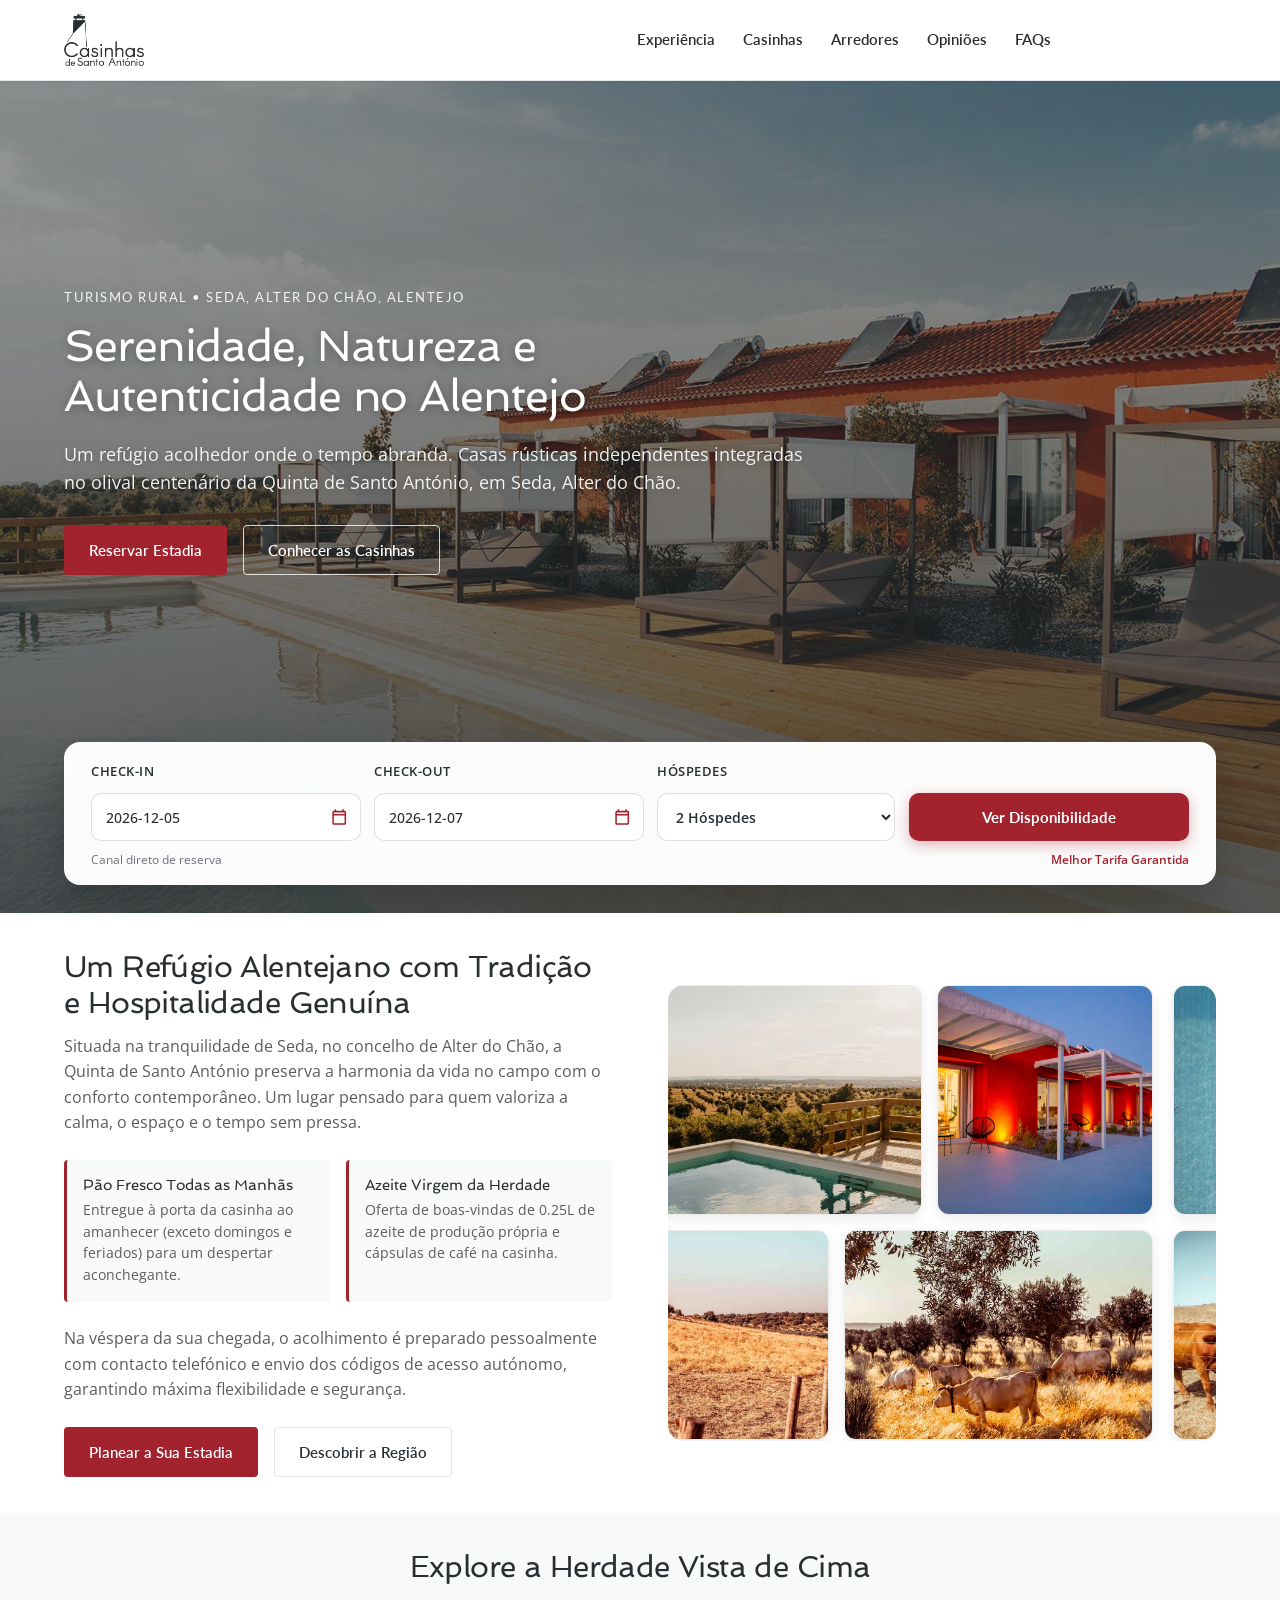
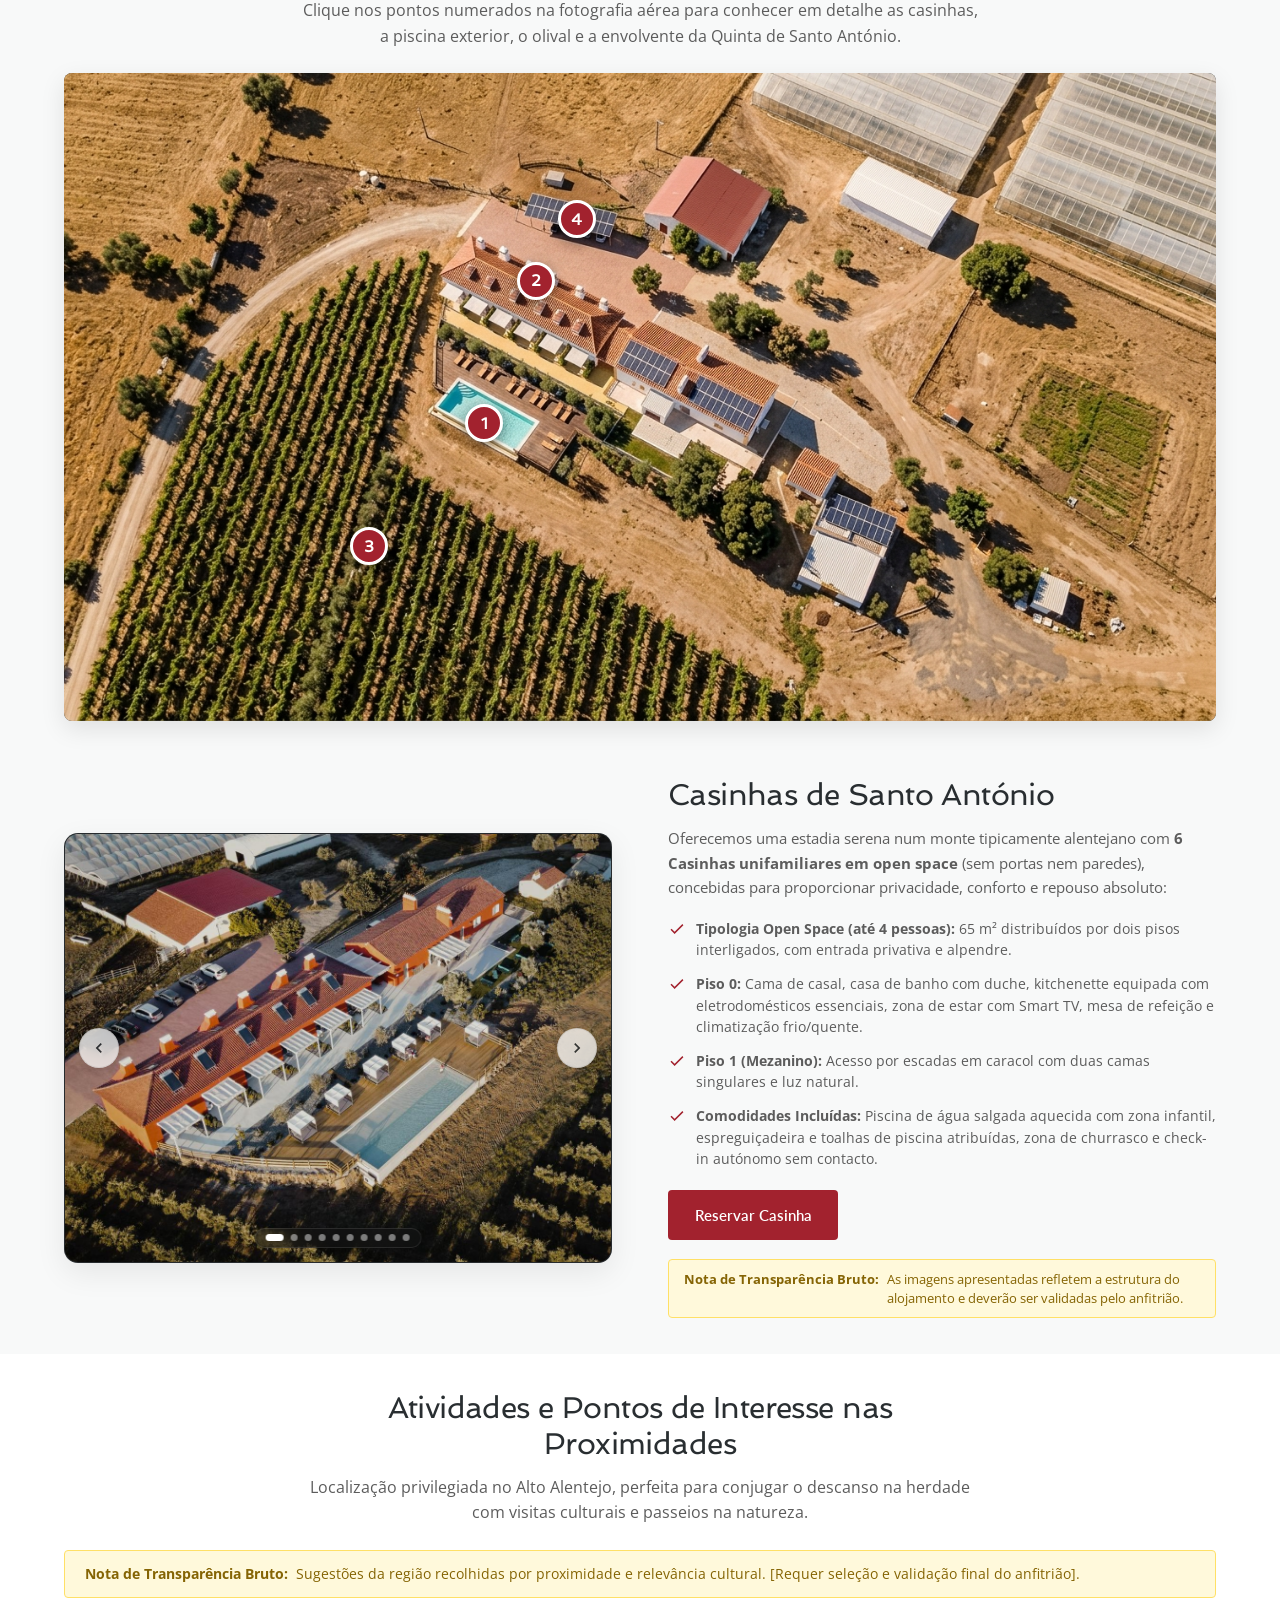
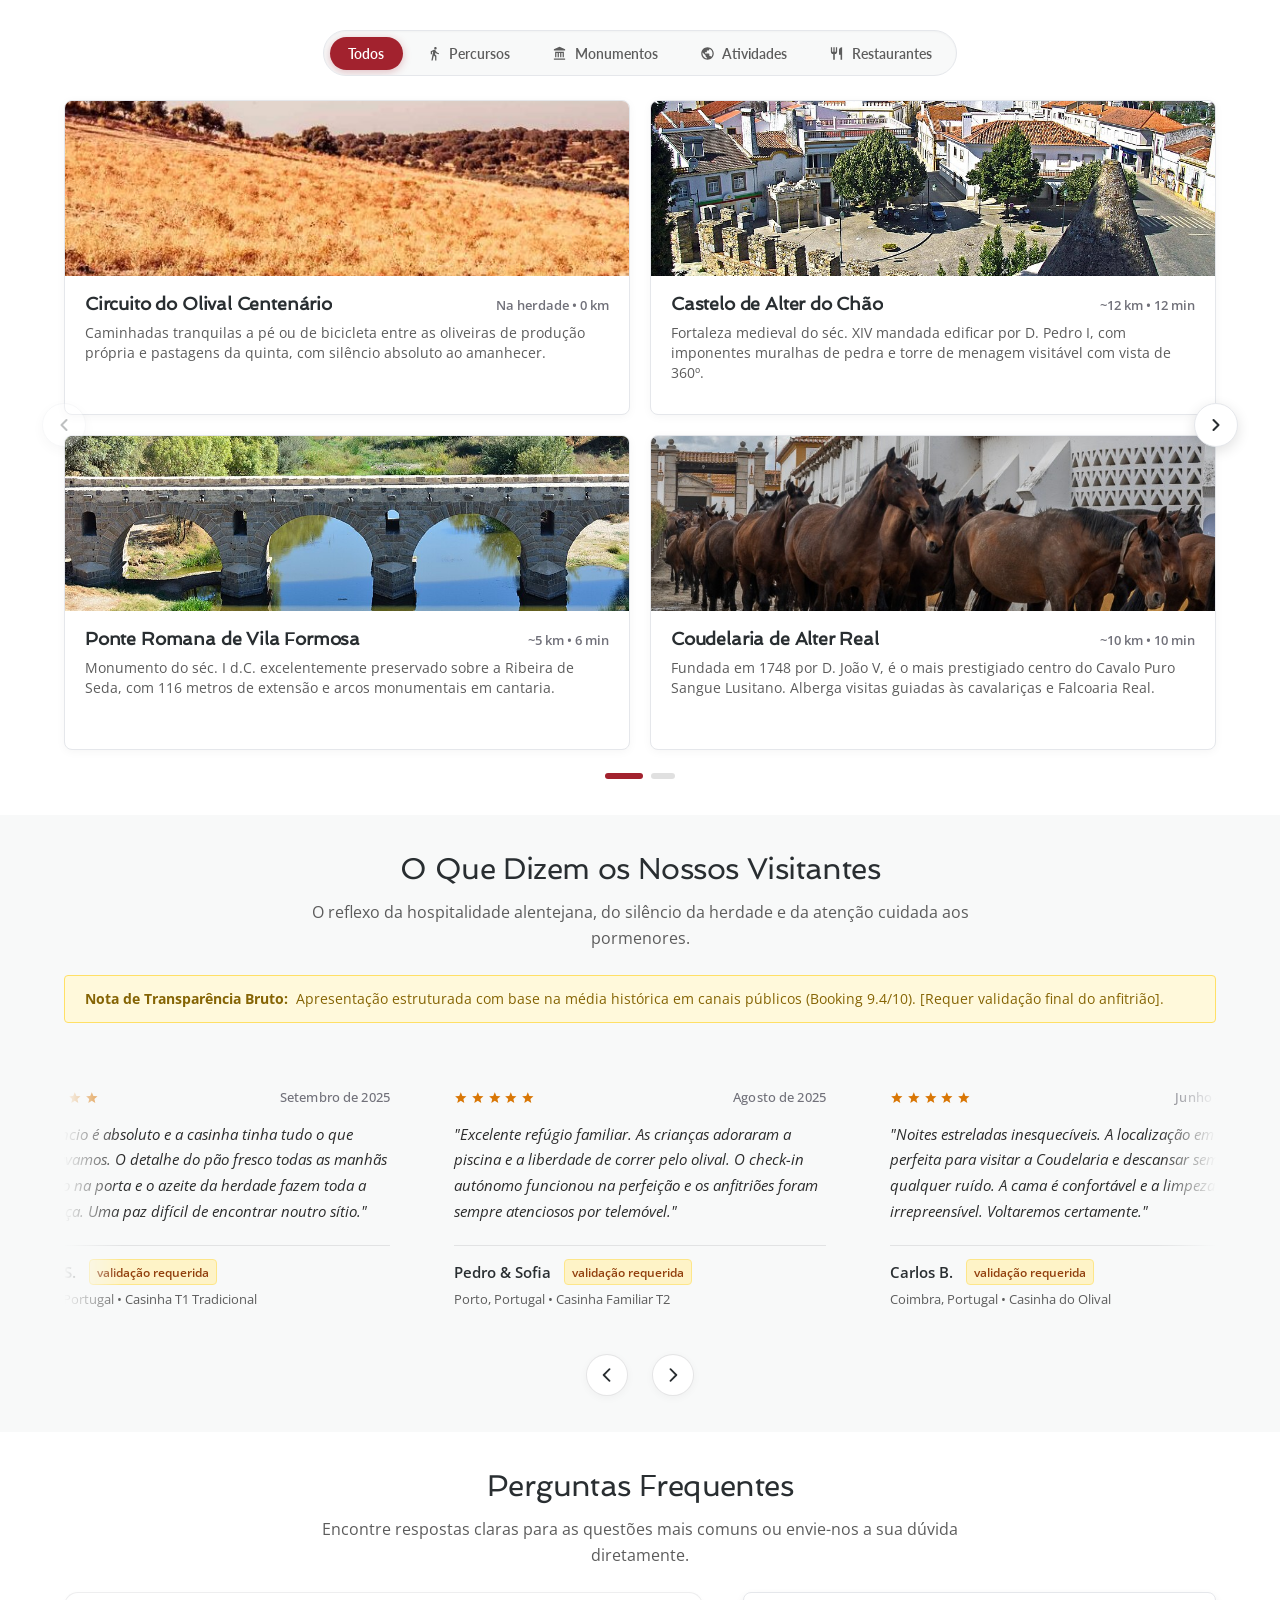
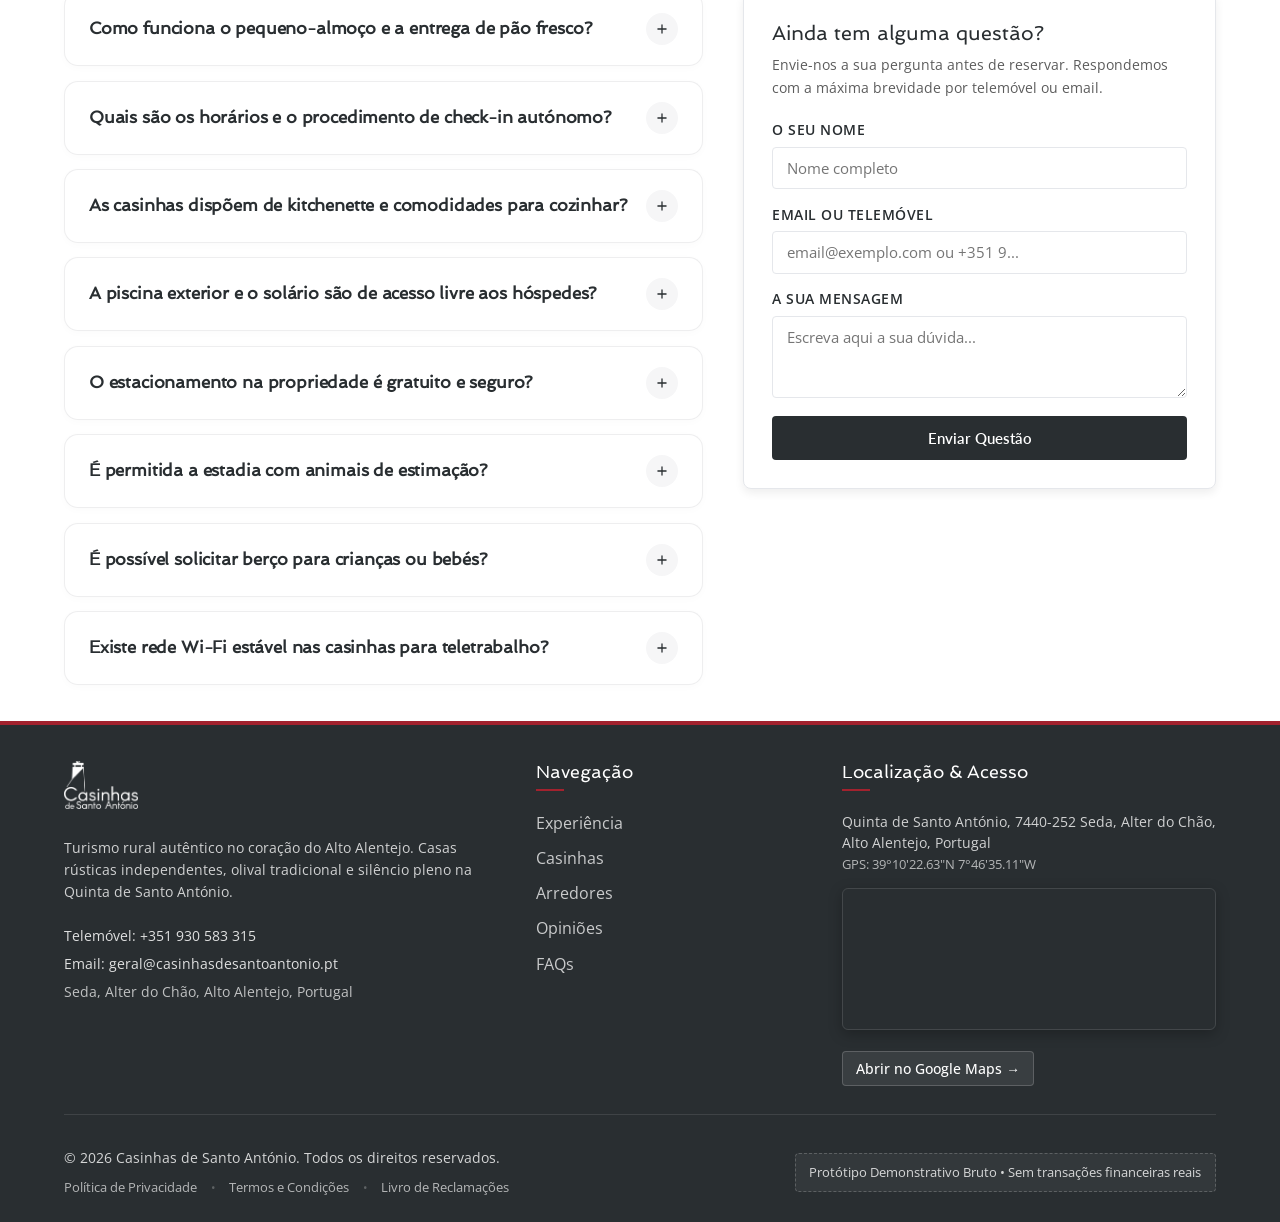
<file: index.html>
<!DOCTYPE html>
<html lang="pt">
<head>
  <meta charset="UTF-8">
  <meta name="viewport" content="width=device-width, initial-scale=1.0">
  <title>Casinhas de Santo António — Turismo Rural no Alentejo | Protótipo Bruto</title>
  <meta name="description" content="Casas rústicas independentes na Quinta de Santo António em Seda, Alter do Chão. Turismo rural autêntico no Alto Alentejo com piscina exterior, olival e reserva direta.">
  <meta name="keywords" content="Casinhas de Santo António, turismo rural Alentejo, alojamento Seda, Alter do Chão, casas de campo Alentejo, turismo rural com piscina, Alto Alentejo">
  <meta name="robots" content="index, follow">
  <meta property="og:title" content="Casinhas de Santo António — Turismo Rural no Alentejo">
  <meta property="og:description" content="Casas rústicas independentes integradas no olival centenário em Seda, Alter do Chão. Turismo rural autêntico no Alto Alentejo com piscina exterior e reserva direta.">
  <meta property="og:type" content="website">
  <meta property="og:locale" content="pt_PT">
  <script type="application/ld+json">
  {
    "@context": "https://schema.org",
    "@type": "LodgingBusiness",
    "name": "Casinhas de Santo António",
    "description": "Turismo rural autêntico na Quinta de Santo António em Seda, Alter do Chão, Alto Alentejo. Casas rústicas independentes com piscina exterior e olival centenário.",
    "address": {
      "@type": "PostalAddress",
      "addressLocality": "Seda",
      "addressRegion": "Alter do Chão, Alentejo",
      "addressCountry": "PT"
    },
    "geo": {
      "@type": "GeoCoordinates",
      "latitude": 39.1729528,
      "longitude": -7.7764194
    },
    "telephone": "+351930583315",
    "email": "geral@casinhasdesantoantonio.pt",
    "priceRange": "€€",
    "amenityFeature": [
      { "@type": "LocationFeatureSpecification", "name": "Piscina Exterior", "value": true },
      { "@type": "LocationFeatureSpecification", "name": "Estacionamento Coberto Gratuito", "value": true },
      { "@type": "LocationFeatureSpecification", "name": "Wi-Fi Gratuito", "value": true },
      { "@type": "LocationFeatureSpecification", "name": "Pão Fresco Matinal", "value": true }
    ]
  }
  </script>
  <link rel="stylesheet" href="css/style.css">
  <link rel="icon" type="image/png" href="assets/icons/favicon_1.png">
  <link rel="preconnect" href="https://fonts.googleapis.com">
  <link rel="preconnect" href="https://fonts.gstatic.com" crossorigin>
  <link href="https://fonts.googleapis.com/css2?family=Lato:wght@400;700&family=Open+Sans:wght@400;600&family=Spinnaker&display=swap" rel="stylesheet">
</head>
<body>

  <!-- =========================================================================
       A. NAVEGAÇÃO (Header com Apple Design Chrome & Âncoras Fluidas)
       ========================================================================= -->
  <header class="header">
    <div class="container nav-container">
      <a href="index.html" class="logo-link">
        <img src="assets/logos/logo_2.png" alt="Casinhas de Santo António" class="logo-img">
      </a>
      <button class="mobile-menu-btn" aria-label="Abrir Menu" aria-expanded="false">
        <svg class="icon-svg-lg" viewBox="0 0 24 24"><path d="M3 6h18v2H3V6zm0 5h18v2H3v-2zm0 5h18v2H3v-2z"/></svg>
      </button>
      <ul class="nav-menu">
        <li><a href="#experiencia" class="nav-link">Experiência</a></li>
        <li><a href="#espaco-casinhas" class="nav-link">Casinhas</a></li>
        <li><a href="#atividades" class="nav-link">Arredores</a></li>
        <li><a href="#opinioes" class="nav-link">Opiniões</a></li>
        <li><a href="#faq-duvidas" class="nav-link">FAQs</a></li>
        <li><a href="reservas.html" class="nav-cta">Reservar Estadia</a></li>
      </ul>
    </div>
  </header>

  <main>
    <!-- =======================================================================
         B. APRESENTAÇÃO DO ALOJAMENTO (Hero com Proposta de Valor e Barra de Reserva)
         ======================================================================= -->
    <section class="hero" style="background-image: url('assets/images/accommodation_14.jpg');">
      <div class="hero-overlay"></div>
      <div class="container hero-content-wrapper">
        <div class="hero-content">
          <span class="hero-tagline">Turismo Rural • Seda, Alter do Chão, Alentejo</span>
          <h1 class="hero-title">Serenidade, Natureza e Autenticidade no Alentejo</h1>
          <p class="hero-desc">Um refúgio acolhedor onde o tempo abranda. Casas rústicas independentes integradas no olival centenário da Quinta de Santo António, em Seda, Alter do Chão.</p>
          <div class="hero-actions">
            <a href="reservas.html" class="btn btn-primary">Reservar Estadia</a>
            <a href="#espaco-casinhas" class="btn btn-secondary">Conhecer as Casinhas</a>
          </div>
        </div>
      </div>

      <!-- Barra Horizontal de Disponibilidade Directa para Reservas (Integrada no Hero) -->
      <div class="container hero-booking-wrapper">
        <div class="booking-bar-horizontal">
          <form class="booking-form-horizontal" id="bookingBarForm">
            <div class="form-group">
              <label for="checkin">Check-in</label>
              <div class="date-input-container">
                <input type="text" id="checkin" name="checkin" class="form-control" placeholder="DD/MM/AAAA" autocomplete="off" required>
                <button type="button" class="date-calendar-btn" aria-label="Escolher data de check-in">
                  <svg class="icon-svg" viewBox="0 0 24 24"><path d="M19 4h-1V2h-2v2H8V2H6v2H5c-1.11 0-1.99.9-1.99 2L3 20a2 2 0 0 0 2 2h14c1.1 0 2-.9 2-2V6c0-1.1-.9-2-2-2zm0 16H5V10h14v10zm0-12H5V6h14v2z"/></svg>
                </button>
              </div>
            </div>
            <div class="form-group">
              <label for="checkout">Check-out</label>
              <div class="date-input-container">
                <input type="text" id="checkout" name="checkout" class="form-control" placeholder="DD/MM/AAAA" autocomplete="off" required>
                <button type="button" class="date-calendar-btn" aria-label="Escolher data de check-out">
                  <svg class="icon-svg" viewBox="0 0 24 24"><path d="M19 4h-1V2h-2v2H8V2H6v2H5c-1.11 0-1.99.9-1.99 2L3 20a2 2 0 0 0 2 2h14c1.1 0 2-.9 2-2V6c0-1.1-.9-2-2-2zm0 16H5V10h14v10zm0-12H5V6h14v2z"/></svg>
                </button>
              </div>
            </div>
            <div class="form-group">
              <label for="guests">Hóspedes</label>
              <select id="guests" name="guests" class="form-control">
                <option value="1 Hóspede">1 Hóspede</option>
                <option value="2 Hóspedes" selected>2 Hóspedes</option>
                <option value="3 Hóspedes">3 Hóspedes</option>
                <option value="4+ Hóspedes">4 ou mais Hóspedes</option>
              </select>
            </div>
            <div class="form-group form-group-submit">
              <button type="submit" class="btn btn-primary">Ver Disponibilidade</button>
            </div>
          </form>
          <div class="booking-bar-note">
            <span>Canal direto de reserva</span>
            <span class="booking-guarantee-tag">Melhor Tarifa Garantida</span>
          </div>
        </div>
      </div>
    </section>

    <!-- =======================================================================
         C. EXPERIÊNCIA E ENVOLVENTE (Identidade, Pão Matinal, Olival e Hospitalidade)
         ======================================================================= -->
    <section id="experiencia" class="section">
      <div class="container">
        <div class="two-cols">
          <div>
            <h2>Um Refúgio Alentejano com Tradição e Hospitalidade Genuína</h2>
            <p>Situada na tranquilidade de Seda, no concelho de Alter do Chão, a Quinta de Santo António preserva a harmonia da vida no campo com o conforto contemporâneo. Um lugar pensado para quem valoriza a calma, o espaço e o tempo sem pressa.</p>
            
            <div style="margin: 1.5rem 0; display: grid; grid-template-columns: 1fr 1fr; gap: 1rem;">
              <div style="background-color: var(--bg-light); padding: 1rem; border-radius: var(--border-radius-sm); border-left: 3px solid var(--primary-accent);">
                <h4 style="font-size: 0.95rem; margin-bottom: 0.25rem;">Pão Fresco Todas as Manhãs</h4>
                <p style="font-size: 0.85rem; margin: 0; color: var(--text-secondary);">Entregue à porta da casinha ao amanhecer (exceto domingos e feriados) para um despertar aconchegante.</p>
              </div>
              <div style="background-color: var(--bg-light); padding: 1rem; border-radius: var(--border-radius-sm); border-left: 3px solid var(--primary-accent);">
                <h4 style="font-size: 0.95rem; margin-bottom: 0.25rem;">Azeite Virgem da Herdade</h4>
                <p style="font-size: 0.85rem; margin: 0; color: var(--text-secondary);">Oferta de boas-vindas de 0.25L de azeite de produção própria e cápsulas de café na casinha.</p>
              </div>
            </div>

            <p>Na véspera da sua chegada, o acolhimento é preparado pessoalmente com contacto telefónico e envio dos códigos de acesso autónomo, garantindo máxima flexibilidade e segurança.</p>
            
            <div style="margin-top: 1.5rem; display: flex; gap: 1rem; flex-wrap: wrap;">
              <a href="reservas.html" class="btn btn-primary">Planear a Sua Estadia</a>
              <a href="#atividades" class="btn btn-outline-dark">Descobrir a Região</a>
            </div>
          </div>
          <div class="experience-mosaic-slider" aria-label="Mosaico da Quinta de Santo António">
            <div class="experience-mosaic-carousel" id="experienceCarousel">
              <div class="experience-mosaic-track" id="experienceTrack">
                <!-- Painel 1: 4 imagens juntas no layout editorial original -->
                <div class="estate-montage-panel">
                  <figure class="montage-card montage-card-tl">
                    <img src="assets/images/farm_16.jpg" alt="Piscina exterior e solário com vista para o olival" loading="lazy" draggable="false">
                  </figure>
                  <figure class="montage-card montage-card-tr">
                    <img src="assets/images/accommodation_5.jpg" alt="Casinhas rústicas tradicionais de terracota ao entardecer" loading="lazy" draggable="false">
                  </figure>
                  <figure class="montage-card montage-card-bl">
                    <img src="assets/images/farm_60.jpg" alt="58 hectares de olival tradicional e campos alentejanos" loading="lazy" draggable="false">
                  </figure>
                  <figure class="montage-card montage-card-br">
                    <img src="assets/images/farm_67.jpg" alt="Vida na herdade e animais a pastar sob as oliveiras" loading="lazy" draggable="false">
                  </figure>
                </div>
                <!-- Painel 2: +4 imagens juntas no mesmo layout editorial -->
                <div class="estate-montage-panel">
                  <figure class="montage-card montage-card-tl">
                    <img src="assets/images/farm_15.jpg" alt="Deck exterior com espreguiçadeiras e tranquilidade alentejana" loading="lazy" draggable="false">
                  </figure>
                  <figure class="montage-card montage-card-tr">
                    <img src="assets/images/accommodation_50.jpg" alt="Piscina da herdade com horizonte sereno" loading="lazy" draggable="false">
                  </figure>
                  <figure class="montage-card montage-card-bl">
                    <img src="assets/images/farm_63.jpg" alt="Pastagens alentejanas e animais da herdade" loading="lazy" draggable="false">
                  </figure>
                  <figure class="montage-card montage-card-br">
                    <img src="assets/images/accommodation_18.jpg" alt="Pormenores arquitetónicos e alpendres acolhedores" loading="lazy" draggable="false">
                  </figure>
                </div>
              </div>
            </div>
          </div>
        </div>
      </div>
    </section>

    <!-- =======================================================================
         D. O ESPAÇO E OS ALOJAMENTOS (Fotografia Aérea Interativa + Catálogo de Casinhas)
         ======================================================================= -->
    <section id="espaco-casinhas" class="section section-bg-light">
      <span id="casinhas" class="section-anchor"></span>
      <div class="container">
        <div class="section-header">
          <h2>Explore a Herdade Vista de Cima</h2>
          <p>Clique nos pontos numerados na fotografia aérea para conhecer em detalhe as casinhas, a piscina exterior, o olival e a envolvente da Quinta de Santo António.</p>
        </div>

        <!-- Vista Aérea Interativa com Design Baseado na Imagem de Referência -->
        <div class="aerial-explorer-wrapper">
          <div class="aerial-map-frame" id="aerialMapFrame">
            <img src="assets/images/quinta_aerial_drone.jpg" alt="Vista aérea da Quinta de Santo António e Olival" class="aerial-map-img">
            
            <!-- Pins Circulares Numerados com Anel Branco e Fundo da Marca -->
            <button type="button" class="aerial-pin aerial-hotspot" style="top: 54%; left: 36.5%;" data-spot="1" aria-label="Ponto 1: Piscina da Herdade">
              <span>1</span>
            </button>

            <button type="button" class="aerial-pin aerial-hotspot" style="top: 32%; left: 41%;" data-spot="2" aria-label="Ponto 2: Casinhas Tradicionais">
              <span>2</span>
            </button>

            <button type="button" class="aerial-pin aerial-hotspot" style="top: 73%; left: 26.5%;" data-spot="3" aria-label="Ponto 3: Olival e Produção de Azeite">
              <span>3</span>
            </button>

            <button type="button" class="aerial-pin aerial-hotspot" style="top: 22.5%; left: 44.5%;" data-spot="4" aria-label="Ponto 4: Estacionamento Privado e Coberto">
              <span>4</span>
            </button>

            <!-- Card Interativo Flutuante (Design Compacto e Elegante — Inicia Fechado) -->
            <div class="aerial-spot-card" id="aerialSpotCard">
              <div class="aerial-card-img-wrapper">
                <img id="aerialCardImg" src="assets/images/accommodation_50.jpg" alt="Piscina da Herdade">
                <button type="button" class="aerial-card-close" id="aerialCardClose" aria-label="Fechar detalhes">&times;</button>
              </div>

              <div class="aerial-card-body">
                <h3 class="aerial-card-title" id="aerialCardTitle">Piscina da Herdade</h3>
                <p class="aerial-card-desc" id="aerialCardDesc">Piscina exterior e solário integrados na tranquilidade e vista aberta sobre o olival.</p>

                <div class="aerial-card-pills" id="aerialCardPills">
                  <div class="aerial-card-pill">
                    <svg class="icon-svg" style="fill: var(--primary-accent); width: 0.8rem; height: 0.8rem;" viewBox="0 0 24 24"><path d="M9 16.17L4.83 12l-1.42 1.41L9 19 21 7l-1.41-1.41z"/></svg>
                    <span>Acesso livre para todos os hóspedes</span>
                  </div>
                  <div class="aerial-card-pill">
                    <svg class="icon-svg" style="fill: var(--primary-accent); width: 0.8rem; height: 0.8rem;" viewBox="0 0 24 24"><path d="M9 16.17L4.83 12l-1.42 1.41L9 19 21 7l-1.41-1.41z"/></svg>
                    <span>Solário calmo com vista para o olival</span>
                  </div>
                </div>
              </div>
            </div>

          </div>
        </div>

        <!-- Apresentação do Alojamento: Imagens à Esquerda + Texto à Direita -->
        <div style="margin-top: 3.5rem;">
          <div class="two-cols">
            <!-- Coluna Esquerda: Carrossel Automático com Fotografias Oficiais do Booking -->
            <div class="casinha-slider-container" id="casinhasCarousel" aria-label="Fotografias das Casinhas de Santo António">
              <div class="casinha-slider-track" id="casinhasTrack">
                <div class="casinha-slide active">
                  <img src="assets/images/booking_casinha_1.jpg" alt="Casinhas de Santo António - Alpendre exterior e arquitetura tradicional" loading="lazy">
                </div>
                <div class="casinha-slide">
                  <img src="assets/images/booking_casinha_2.jpg" alt="Interior open space - Sala de estar e zona de refeições" loading="lazy">
                </div>
                <div class="casinha-slide">
                  <img src="assets/images/booking_casinha_3.jpg" alt="Piso 0 - Cama de casal com luz natural e conforto acolhedor" loading="lazy">
                </div>
                <div class="casinha-slide">
                  <img src="assets/images/booking_casinha_4.jpg" alt="Piso 1 - Escadas em caracol e mezanino com duas camas" loading="lazy">
                </div>
                <div class="casinha-slide">
                  <img src="assets/images/booking_casinha_5.jpg" alt="Casa de banho privativa com duche walk-in" loading="lazy">
                </div>
                <div class="casinha-slide">
                  <img src="assets/images/booking_casinha_6.jpg" alt="Piscina exterior de água salgada aquecida e solário" loading="lazy">
                </div>
                <div class="casinha-slide">
                  <img src="assets/images/booking_casinha_7.jpg" alt="Kitchenette equipada com eletrodomésticos essenciais" loading="lazy">
                </div>
                <div class="casinha-slide">
                  <img src="assets/images/booking_casinha_8.jpg" alt="Pátio privativo e envolvente rural da herdade" loading="lazy">
                </div>
                <div class="casinha-slide">
                  <img src="assets/images/booking_casinha_9.jpg" alt="Mezanino Piso 1 com camas singulares e ambiente sereno" loading="lazy">
                </div>
                <div class="casinha-slide">
                  <img src="assets/images/booking_casinha_10.jpg" alt="Espaços verdes e tranquilidade do monte alentejano" loading="lazy">
                </div>
              </div>

              <!-- Controlos de Navegação -->
              <button type="button" class="casinha-slider-nav prev" id="casinhasPrevBtn" aria-label="Fotografia anterior">
                <svg class="icon-svg" viewBox="0 0 24 24"><path d="M15.41 7.41L14 6l-6 6 6 6 1.41-1.41L10.83 12z"/></svg>
              </button>
              <button type="button" class="casinha-slider-nav next" id="casinhasNextBtn" aria-label="Próxima fotografia">
                <svg class="icon-svg" viewBox="0 0 24 24"><path d="M10 6L8.59 7.41 13.17 12l-4.58 4.59L10 18l6-6z"/></svg>
              </button>

              <!-- Indicadores de Pontos (Dots) -->
              <div class="casinha-slider-dots" id="casinhasDots"></div>
            </div>

            <!-- Coluna Direita: Apresentação Focada das Casinhas -->
            <div>
              <h2>Casinhas de Santo António</h2>
              <p style="font-size: 0.95rem; line-height: 1.6; color: var(--text-secondary); margin-bottom: 1.15rem;">
                Oferecemos uma estadia serena num monte tipicamente alentejano com <strong>6 Casinhas unifamiliares em open space</strong> (sem portas nem paredes), concebidas para proporcionar privacidade, conforto e repouso absoluto:
              </p>

              <ul style="list-style: none; padding: 0; margin: 0 0 1.25rem 0; display: flex; flex-direction: column; gap: 0.75rem;">
                <li style="display: flex; align-items: flex-start; gap: 0.65rem; font-size: 0.9rem; line-height: 1.5; color: var(--text-secondary);">
                  <svg class="icon-svg" style="fill: var(--primary-accent); width: 1.1rem; height: 1.1rem; flex-shrink: 0; margin-top: 0.15rem;" viewBox="0 0 24 24"><path d="M9 16.17L4.83 12l-1.42 1.41L9 19 21 7l-1.41-1.41z"/></svg>
                  <span><strong>Tipologia Open Space (até 4 pessoas):</strong> 65 m² distribuídos por dois pisos interligados, com entrada privativa e alpendre.</span>
                </li>
                <li style="display: flex; align-items: flex-start; gap: 0.65rem; font-size: 0.9rem; line-height: 1.5; color: var(--text-secondary);">
                  <svg class="icon-svg" style="fill: var(--primary-accent); width: 1.1rem; height: 1.1rem; flex-shrink: 0; margin-top: 0.15rem;" viewBox="0 0 24 24"><path d="M9 16.17L4.83 12l-1.42 1.41L9 19 21 7l-1.41-1.41z"/></svg>
                  <span><strong>Piso 0:</strong> Cama de casal, casa de banho com duche, kitchenette equipada com eletrodomésticos essenciais, zona de estar com Smart TV, mesa de refeição e climatização frio/quente.</span>
                </li>
                <li style="display: flex; align-items: flex-start; gap: 0.65rem; font-size: 0.9rem; line-height: 1.5; color: var(--text-secondary);">
                  <svg class="icon-svg" style="fill: var(--primary-accent); width: 1.1rem; height: 1.1rem; flex-shrink: 0; margin-top: 0.15rem;" viewBox="0 0 24 24"><path d="M9 16.17L4.83 12l-1.42 1.41L9 19 21 7l-1.41-1.41z"/></svg>
                  <span><strong>Piso 1 (Mezanino):</strong> Acesso por escadas em caracol com duas camas singulares e luz natural.</span>
                </li>
                <li style="display: flex; align-items: flex-start; gap: 0.65rem; font-size: 0.9rem; line-height: 1.5; color: var(--text-secondary);">
                  <svg class="icon-svg" style="fill: var(--primary-accent); width: 1.1rem; height: 1.1rem; flex-shrink: 0; margin-top: 0.15rem;" viewBox="0 0 24 24"><path d="M9 16.17L4.83 12l-1.42 1.41L9 19 21 7l-1.41-1.41z"/></svg>
                  <span><strong>Comodidades Incluídas:</strong> Piscina de água salgada aquecida com zona infantil, espreguiçadeira e toalhas de piscina atribuídas, zona de churrasco e check-in autónomo sem contacto.</span>
                </li>
              </ul>

              <div style="margin-bottom: 1.15rem;">
                <a href="reservas.html" class="btn btn-primary" style="padding: 0.75rem 1.6rem; font-weight: 600;">Reservar Casinha</a>
              </div>

              <div class="prototype-transparency-note" style="background-color: #fff9db; border: 1px solid #ffe066; border-radius: var(--border-radius-sm); padding: 0.65rem 0.95rem; font-size: 0.8rem; color: #856404; display: flex; align-items: flex-start; gap: 0.5rem; line-height: 1.45;">
                <strong style="white-space: nowrap;">Nota de Transparência Bruto:</strong>
                <span>As imagens apresentadas refletem a estrutura do alojamento e deverão ser validadas pelo anfitrião.</span>
              </div>
            </div>
          </div>
        </div>
      </div>
    </section>

    <!-- =======================================================================
         E. MAPA E ATIVIDADES NAS PROXIMIDADES (Património e Natureza Verificados)
         ======================================================================= -->
    <section id="atividades" class="section">
      <div class="container">
        <div class="section-header">
          <h2>Atividades e Pontos de Interesse nas Proximidades</h2>
          <p>Localização privilegiada no Alto Alentejo, perfeita para conjugar o descanso na herdade com visitas culturais e passeios na natureza.</p>
        </div>

        <div style="background-color: #fff9db; border: 1px solid #ffe066; border-radius: var(--border-radius-sm); padding: 0.75rem 1.25rem; margin-bottom: 2rem; font-size: 0.85rem; color: #856404; display: flex; align-items: center; gap: 0.5rem;">
          <strong>Nota de Transparência Bruto:</strong>
          <span>Sugestões da região recolhidas por proximidade e relevância cultural. [Requer seleção e validação final do anfitrião].</span>
        </div>

        <!-- Seletor Interativo por Categorias (Percursos, Monumentos, Atividades, Restaurantes) -->
        <div class="activities-tabs-wrapper">
          <div class="activities-tabs-nav" role="tablist" aria-label="Categorias de atividades">
            <button type="button" class="activity-tab-btn active" data-category="todos" role="tab" aria-selected="true">
              <span>Todos</span>
            </button>
            <button type="button" class="activity-tab-btn" data-category="percursos" role="tab" aria-selected="false">
              <svg class="tab-icon-svg" viewBox="0 0 24 24"><path d="M13.5 5.5c1.1 0 2-.9 2-2s-.9-2-2-2-2 .9-2 2 .9 2 2 2zM9.8 8.9L7 23h2.1l1.8-8 2.1 2v6h2v-7.5l-2.1-2 .6-3C14.8 12 16.8 13 19 13v-2c-1.9 0-3.5-1-4.3-2.4l-1-1.6c-.4-.6-1-1-1.7-1-.3 0-.5.1-.8.1L6 8.3V13h2V9.6l1.8-.7"/></svg>
              <span>Percursos</span>
            </button>
            <button type="button" class="activity-tab-btn" data-category="monumentos" role="tab" aria-selected="false">
              <svg class="tab-icon-svg" viewBox="0 0 24 24"><path d="M12 1L3 5v2h18V5l-9-4zm7 8H5v9h2v-7h2v7h2v-7h2v7h2v-7h2v7h2V9zm-16 11v2h18v-2H3z"/></svg>
              <span>Monumentos</span>
            </button>
            <button type="button" class="activity-tab-btn" data-category="atividades" role="tab" aria-selected="false">
              <svg class="tab-icon-svg" viewBox="0 0 24 24"><path d="M12 2C6.48 2 2 6.48 2 12s4.48 10 10 10 10-4.48 10-10S17.52 2 12 2zm-1 17.93c-3.95-.49-7-3.85-7-7.93 0-.62.08-1.21.21-1.79L9 15v1c0 1.1.9 2 2 2v1.93zm6.9-2.54c-.26-.81-1-1.39-1.9-1.39h-1v-3c0-.55-.45-1-1-1H8v-2h2c.55 0 1-.45 1-1V7h2c1.1 0 2-.9 2-2v-.41c2.93 1.19 5 4.06 5 7.41 0 2.08-.8 3.97-2.1 5.39z"/></svg>
              <span>Atividades</span>
            </button>
            <button type="button" class="activity-tab-btn" data-category="restaurantes" role="tab" aria-selected="false">
              <svg class="tab-icon-svg" viewBox="0 0 24 24"><path d="M11 9H9V2H7v7H5V2H3v7c0 2.12 1.66 3.84 3.75 3.97V22h2.5v-9.03C11.34 12.84 13 11.12 13 9V2h-2v7zm5-3v8h2.5v8H21V2c-2.76 0-5 2.24-5 4z"/></svg>
              <span>Restaurantes</span>
            </button>
          </div>
        </div>

        <div class="activities-carousel-wrapper">
          <button type="button" class="activity-arrow-btn activity-arrow-prev" id="activityPrevBtn" aria-label="Ver atividades anteriores">
            <svg viewBox="0 0 24 24" width="20" height="20" fill="none" stroke="currentColor" stroke-width="2.5" stroke-linecap="round" stroke-linejoin="round">
              <polyline points="15 18 9 12 15 6"></polyline>
            </svg>
          </button>

          <div class="activities-grid" id="activitiesGrid">
            <!-- Card 1: Percursos (Destaque) -->
            <article class="activity-card" data-categories="percursos destaque">
              <div class="activity-card-media">
                <img src="assets/images/activity_olival.jpg" alt="Circuito do Olival Centenário na Quinta de Santo António" loading="lazy">
              </div>
              <div class="activity-card-body">
                <div class="activity-card-header">
                  <h3 class="activity-title">Circuito do Olival Centenário</h3>
                  <span class="activity-distance">Na herdade • 0 km</span>
                </div>
                <p class="activity-desc">Caminhadas tranquilas a pé ou de bicicleta entre as oliveiras de produção própria e pastagens da quinta, com silêncio absoluto ao amanhecer.</p>
              </div>
            </article>

            <!-- Card 2: Monumentos (Destaque) -->
            <article class="activity-card" data-categories="monumentos destaque">
              <div class="activity-card-media">
                <img src="assets/images/activity_castelo_alter.jpg" alt="Castelo de Alter do Chão" loading="lazy">
              </div>
              <div class="activity-card-body">
                <div class="activity-card-header">
                  <h3 class="activity-title">Castelo de Alter do Chão</h3>
                  <span class="activity-distance">~12 km • 12 min</span>
                </div>
                <p class="activity-desc">Fortaleza medieval do séc. XIV mandada edificar por D. Pedro I, com imponentes muralhas de pedra e torre de menagem visitável com vista de 360º.</p>
              </div>
            </article>

            <!-- Card 3: Monumentos (Destaque) -->
            <article class="activity-card" data-categories="monumentos destaque">
              <div class="activity-card-media">
                <img src="assets/images/activity_ponte_romana.jpg" alt="Ponte Romana de Vila Formosa" loading="lazy">
              </div>
              <div class="activity-card-body">
                <div class="activity-card-header">
                  <h3 class="activity-title">Ponte Romana de Vila Formosa</h3>
                  <span class="activity-distance">~5 km • 6 min</span>
                </div>
                <p class="activity-desc">Monumento do séc. I d.C. excelentemente preservado sobre a Ribeira de Seda, com 116 metros de extensão e arcos monumentais em cantaria.</p>
              </div>
            </article>

            <!-- Card 4: Atividades (Destaque) -->
            <article class="activity-card" data-categories="atividades destaque">
              <div class="activity-card-media">
                <img src="assets/images/activity_coudelaria.jpg" alt="Coudelaria de Alter Real" loading="lazy">
              </div>
              <div class="activity-card-body">
                <div class="activity-card-header">
                  <h3 class="activity-title">Coudelaria de Alter Real</h3>
                  <span class="activity-distance">~10 km • 10 min</span>
                </div>
                <p class="activity-desc">Fundada em 1748 por D. João V, é o mais prestigiado centro do Cavalo Puro Sangue Lusitano. Alberga visitas guiadas às cavalariças e Falcoaria Real.</p>
              </div>
            </article>

            <!-- Card 5: Percursos -->
            <article class="activity-card" data-categories="percursos" style="display: none;">
              <div class="activity-card-media">
                <img src="assets/images/activity_ribeira_seda.jpg" alt="Trilho da Ribeira de Seda e Ponte Romana" loading="lazy">
              </div>
              <div class="activity-card-body">
                <div class="activity-card-header">
                  <h3 class="activity-title">Trilho da Ribeira de Seda &amp; Ponte Romana</h3>
                  <span class="activity-distance">~4 km • A 5 min</span>
                </div>
                <p class="activity-desc">Passeio agradável pelas margens arborizadas da Ribeira de Seda até à secular ponte romana, com vegetação ripícola e avifauna protegida.</p>
              </div>
            </article>

            <!-- Card 6: Atividades -->
            <article class="activity-card" data-categories="atividades" style="display: none;">
              <div class="activity-card-media">
                <img src="assets/images/activity_darksky.jpg" alt="Observação do Céu Estrelado no Alentejo" loading="lazy">
              </div>
              <div class="activity-card-body">
                <div class="activity-card-header">
                  <h3 class="activity-title">Observação do Céu Estrelado</h3>
                  <span class="activity-distance">Na herdade • 0 km</span>
                </div>
                <p class="activity-desc">Noites límpidas sem poluição luminosa que permitem admirar a Via Láctea e constelações a olho nu, diretamente do alpendre ou do solário da piscina.</p>
              </div>
            </article>

            <!-- Card 7: Restaurantes -->
            <article class="activity-card" data-categories="restaurantes" style="display: none;">
              <div class="activity-card-media">
                <img src="assets/images/activity_restaurante_alpendre.jpg" alt="Restaurante O Alpendre em Alter do Chão" loading="lazy">
              </div>
              <div class="activity-card-body">
                <div class="activity-card-header">
                  <h3 class="activity-title">Restaurante O Alpendre</h3>
                  <span class="activity-distance">~12 km • Alter do Chão</span>
                </div>
                <p class="activity-desc">Referência gastronómica da região para saborear pratos autênticos: entrecosto com migas de espargos, sopa de cação, bochechas de porco e sericaia.</p>
              </div>
            </article>

            <!-- Card 8: Restaurantes -->
            <article class="activity-card" data-categories="restaurantes" style="display: none;">
              <div class="activity-card-media">
                <img src="assets/images/activity_taberna_camoes.jpg" alt="Taberna do Ti Camões em Seda" loading="lazy">
              </div>
              <div class="activity-card-body">
                <div class="activity-card-header">
                  <h3 class="activity-title">Taberna do Ti Camões</h3>
                  <span class="activity-distance">~2.5 km • Seda</span>
                </div>
                <p class="activity-desc">Ambiente acolhedor e genuíno no coração de Seda, ideal para petiscos rústicos, queijos curados de ovelha, enchidos caseiros e vinhos locais.</p>
              </div>
            </article>
          </div>

          <button type="button" class="activity-arrow-btn activity-arrow-next" id="activityNextBtn" aria-label="Ver mais atividades">
            <svg viewBox="0 0 24 24" width="20" height="20" fill="none" stroke="currentColor" stroke-width="2.5" stroke-linecap="round" stroke-linejoin="round">
              <polyline points="9 18 15 12 9 6"></polyline>
            </svg>
          </button>
        </div>

        <div class="activities-pagination" id="activitiesPagination">
          <button type="button" class="activity-page-dot active" data-page="0" aria-label="Página 1 de atividades"></button>
          <button type="button" class="activity-page-dot" data-page="1" aria-label="Página 2 de atividades"></button>
        </div>
      </div>
    </section>

    <!-- =======================================================================
         F. OPINIÕES DOS HÓSPEDES (Avaliações Transparentes e Verificadas)
         ======================================================================= -->
    <section id="opinioes" class="section section-bg-light">
      <div class="container">
        <div class="section-header">
          <h2>O Que Dizem os Nossos Visitantes</h2>
          <p>O reflexo da hospitalidade alentejana, do silêncio da herdade e da atenção cuidada aos pormenores.</p>
        </div>

        <div style="background-color: #fff9db; border: 1px solid #ffe066; border-radius: var(--border-radius-sm); padding: 0.75rem 1.25rem; margin-bottom: 2rem; font-size: 0.85rem; color: #856404; display: flex; align-items: center; gap: 0.5rem;">
          <strong>Nota de Transparência Bruto:</strong>
          <span>Apresentação estruturada com base na média histórica em canais públicos (Booking 9.4/10). [Requer validação final do anfitrião].</span>
        </div>

        <div class="reviews-ticker-wrapper" aria-label="Avaliações dos hóspedes em rotação contínua">
          <div class="reviews-ticker-track">
            <!-- Opinião 1 -->
            <article class="review-card">
              <div class="review-header">
                <div class="review-stars">
                  <svg class="icon-svg" style="fill: #d97706; width: 0.85rem; height: 0.85rem;" viewBox="0 0 24 24"><path d="M12 17.27L18.18 21l-1.64-7.03L22 9.24l-7.19-.61L12 2 9.19 8.63 2 9.24l5.46 4.73L5.82 21z"/></svg>
                  <svg class="icon-svg" style="fill: #d97706; width: 0.85rem; height: 0.85rem;" viewBox="0 0 24 24"><path d="M12 17.27L18.18 21l-1.64-7.03L22 9.24l-7.19-.61L12 2 9.19 8.63 2 9.24l5.46 4.73L5.82 21z"/></svg>
                  <svg class="icon-svg" style="fill: #d97706; width: 0.85rem; height: 0.85rem;" viewBox="0 0 24 24"><path d="M12 17.27L18.18 21l-1.64-7.03L22 9.24l-7.19-.61L12 2 9.19 8.63 2 9.24l5.46 4.73L5.82 21z"/></svg>
                  <svg class="icon-svg" style="fill: #d97706; width: 0.85rem; height: 0.85rem;" viewBox="0 0 24 24"><path d="M12 17.27L18.18 21l-1.64-7.03L22 9.24l-7.19-.61L12 2 9.19 8.63 2 9.24l5.46 4.73L5.82 21z"/></svg>
                  <svg class="icon-svg" style="fill: #d97706; width: 0.85rem; height: 0.85rem;" viewBox="0 0 24 24"><path d="M12 17.27L18.18 21l-1.64-7.03L22 9.24l-7.19-.61L12 2 9.19 8.63 2 9.24l5.46 4.73L5.82 21z"/></svg>
                </div>
                <span class="review-date">Setembro de 2025</span>
              </div>
              <p class="review-text">"O silêncio é absoluto e a casinha tinha tudo o que precisávamos. O detalhe do pão fresco todas as manhãs deixado na porta e o azeite da herdade fazem toda a diferença. Uma paz difícil de encontrar noutro sítio."</p>
              <div class="review-author">
                <div class="review-name">Maria S. <span class="validation-badge">validação requerida</span></div>
                <div class="review-origin">Lisboa, Portugal • Casinha T1 Tradicional</div>
              </div>
            </article>

            <!-- Opinião 2 -->
            <article class="review-card">
              <div class="review-header">
                <div class="review-stars">
                  <svg class="icon-svg" style="fill: #d97706; width: 0.85rem; height: 0.85rem;" viewBox="0 0 24 24"><path d="M12 17.27L18.18 21l-1.64-7.03L22 9.24l-7.19-.61L12 2 9.19 8.63 2 9.24l5.46 4.73L5.82 21z"/></svg>
                  <svg class="icon-svg" style="fill: #d97706; width: 0.85rem; height: 0.85rem;" viewBox="0 0 24 24"><path d="M12 17.27L18.18 21l-1.64-7.03L22 9.24l-7.19-.61L12 2 9.19 8.63 2 9.24l5.46 4.73L5.82 21z"/></svg>
                  <svg class="icon-svg" style="fill: #d97706; width: 0.85rem; height: 0.85rem;" viewBox="0 0 24 24"><path d="M12 17.27L18.18 21l-1.64-7.03L22 9.24l-7.19-.61L12 2 9.19 8.63 2 9.24l5.46 4.73L5.82 21z"/></svg>
                  <svg class="icon-svg" style="fill: #d97706; width: 0.85rem; height: 0.85rem;" viewBox="0 0 24 24"><path d="M12 17.27L18.18 21l-1.64-7.03L22 9.24l-7.19-.61L12 2 9.19 8.63 2 9.24l5.46 4.73L5.82 21z"/></svg>
                  <svg class="icon-svg" style="fill: #d97706; width: 0.85rem; height: 0.85rem;" viewBox="0 0 24 24"><path d="M12 17.27L18.18 21l-1.64-7.03L22 9.24l-7.19-.61L12 2 9.19 8.63 2 9.24l5.46 4.73L5.82 21z"/></svg>
                </div>
                <span class="review-date">Agosto de 2025</span>
              </div>
              <p class="review-text">"Excelente refúgio familiar. As crianças adoraram a piscina e a liberdade de correr pelo olival. O check-in autónomo funcionou na perfeição e os anfitriões foram sempre atenciosos por telemóvel."</p>
              <div class="review-author">
                <div class="review-name">Pedro &amp; Sofia <span class="validation-badge">validação requerida</span></div>
                <div class="review-origin">Porto, Portugal • Casinha Familiar T2</div>
              </div>
            </article>

            <!-- Opinião 3 -->
            <article class="review-card">
              <div class="review-header">
                <div class="review-stars">
                  <svg class="icon-svg" style="fill: #d97706; width: 0.85rem; height: 0.85rem;" viewBox="0 0 24 24"><path d="M12 17.27L18.18 21l-1.64-7.03L22 9.24l-7.19-.61L12 2 9.19 8.63 2 9.24l5.46 4.73L5.82 21z"/></svg>
                  <svg class="icon-svg" style="fill: #d97706; width: 0.85rem; height: 0.85rem;" viewBox="0 0 24 24"><path d="M12 17.27L18.18 21l-1.64-7.03L22 9.24l-7.19-.61L12 2 9.19 8.63 2 9.24l5.46 4.73L5.82 21z"/></svg>
                  <svg class="icon-svg" style="fill: #d97706; width: 0.85rem; height: 0.85rem;" viewBox="0 0 24 24"><path d="M12 17.27L18.18 21l-1.64-7.03L22 9.24l-7.19-.61L12 2 9.19 8.63 2 9.24l5.46 4.73L5.82 21z"/></svg>
                  <svg class="icon-svg" style="fill: #d97706; width: 0.85rem; height: 0.85rem;" viewBox="0 0 24 24"><path d="M12 17.27L18.18 21l-1.64-7.03L22 9.24l-7.19-.61L12 2 9.19 8.63 2 9.24l5.46 4.73L5.82 21z"/></svg>
                  <svg class="icon-svg" style="fill: #d97706; width: 0.85rem; height: 0.85rem;" viewBox="0 0 24 24"><path d="M12 17.27L18.18 21l-1.64-7.03L22 9.24l-7.19-.61L12 2 9.19 8.63 2 9.24l5.46 4.73L5.82 21z"/></svg>
                </div>
                <span class="review-date">Junho de 2025</span>
              </div>
              <p class="review-text">"Noites estreladas inesquecíveis. A localização em Seda é perfeita para visitar a Coudelaria e descansar sem qualquer ruído. A cama é confortável e a limpeza irrepreensível. Voltaremos certamente."</p>
              <div class="review-author">
                <div class="review-name">Carlos B. <span class="validation-badge">validação requerida</span></div>
                <div class="review-origin">Coimbra, Portugal • Casinha do Olival</div>
              </div>
            </article>

            <!-- Opinião 4 (Nova) -->
            <article class="review-card">
              <div class="review-header">
                <div class="review-stars">
                  <svg class="icon-svg" style="fill: #d97706; width: 0.85rem; height: 0.85rem;" viewBox="0 0 24 24"><path d="M12 17.27L18.18 21l-1.64-7.03L22 9.24l-7.19-.61L12 2 9.19 8.63 2 9.24l5.46 4.73L5.82 21z"/></svg>
                  <svg class="icon-svg" style="fill: #d97706; width: 0.85rem; height: 0.85rem;" viewBox="0 0 24 24"><path d="M12 17.27L18.18 21l-1.64-7.03L22 9.24l-7.19-.61L12 2 9.19 8.63 2 9.24l5.46 4.73L5.82 21z"/></svg>
                  <svg class="icon-svg" style="fill: #d97706; width: 0.85rem; height: 0.85rem;" viewBox="0 0 24 24"><path d="M12 17.27L18.18 21l-1.64-7.03L22 9.24l-7.19-.61L12 2 9.19 8.63 2 9.24l5.46 4.73L5.82 21z"/></svg>
                  <svg class="icon-svg" style="fill: #d97706; width: 0.85rem; height: 0.85rem;" viewBox="0 0 24 24"><path d="M12 17.27L18.18 21l-1.64-7.03L22 9.24l-7.19-.61L12 2 9.19 8.63 2 9.24l5.46 4.73L5.82 21z"/></svg>
                  <svg class="icon-svg" style="fill: #d97706; width: 0.85rem; height: 0.85rem;" viewBox="0 0 24 24"><path d="M12 17.27L18.18 21l-1.64-7.03L22 9.24l-7.19-.61L12 2 9.19 8.63 2 9.24l5.46 4.73L5.82 21z"/></svg>
                </div>
                <span class="review-date">Outubro de 2024</span>
              </div>
              <p class="review-text">"A serenidade da herdade supera qualquer expectativa. Pequeno-almoço no terraço com o pão quente da manhã, passeios a pé entre as oliveiras e um pôr do sol alentejano inesquecível."</p>
              <div class="review-author">
                <div class="review-name">Ana &amp; Miguel <span class="validation-badge">validação requerida</span></div>
                <div class="review-origin">Évora, Portugal • Casinha T1 Tradicional</div>
              </div>
            </article>

            <!-- Opinião 5 (Nova) -->
            <article class="review-card">
              <div class="review-header">
                <div class="review-stars">
                  <svg class="icon-svg" style="fill: #d97706; width: 0.85rem; height: 0.85rem;" viewBox="0 0 24 24"><path d="M12 17.27L18.18 21l-1.64-7.03L22 9.24l-7.19-.61L12 2 9.19 8.63 2 9.24l5.46 4.73L5.82 21z"/></svg>
                  <svg class="icon-svg" style="fill: #d97706; width: 0.85rem; height: 0.85rem;" viewBox="0 0 24 24"><path d="M12 17.27L18.18 21l-1.64-7.03L22 9.24l-7.19-.61L12 2 9.19 8.63 2 9.24l5.46 4.73L5.82 21z"/></svg>
                  <svg class="icon-svg" style="fill: #d97706; width: 0.85rem; height: 0.85rem;" viewBox="0 0 24 24"><path d="M12 17.27L18.18 21l-1.64-7.03L22 9.24l-7.19-.61L12 2 9.19 8.63 2 9.24l5.46 4.73L5.82 21z"/></svg>
                  <svg class="icon-svg" style="fill: #d97706; width: 0.85rem; height: 0.85rem;" viewBox="0 0 24 24"><path d="M12 17.27L18.18 21l-1.64-7.03L22 9.24l-7.19-.61L12 2 9.19 8.63 2 9.24l5.46 4.73L5.82 21z"/></svg>
                  <svg class="icon-svg" style="fill: #d97706; width: 0.85rem; height: 0.85rem;" viewBox="0 0 24 24"><path d="M12 17.27L18.18 21l-1.64-7.03L22 9.24l-7.19-.61L12 2 9.19 8.63 2 9.24l5.46 4.73L5.82 21z"/></svg>
                </div>
                <span class="review-date">Julho de 2025</span>
              </div>
              <p class="review-text">"Hospitalidade calorosa e atenciosa. O alojamento estava impecavelmente limpo, a piscina tem uma vista desafogada revigorante e a garrafa de azeite da quinta é um gesto de enorme requinte."</p>
              <div class="review-author">
                <div class="review-name">Teresa M. <span class="validation-badge">validação requerida</span></div>
                <div class="review-origin">Faro, Portugal • Suíte da Herdade</div>
              </div>
            </article>

            <!-- Opinião 6 (Nova) -->
            <article class="review-card">
              <div class="review-header">
                <div class="review-stars">
                  <svg class="icon-svg" style="fill: #d97706; width: 0.85rem; height: 0.85rem;" viewBox="0 0 24 24"><path d="M12 17.27L18.18 21l-1.64-7.03L22 9.24l-7.19-.61L12 2 9.19 8.63 2 9.24l5.46 4.73L5.82 21z"/></svg>
                  <svg class="icon-svg" style="fill: #d97706; width: 0.85rem; height: 0.85rem;" viewBox="0 0 24 24"><path d="M12 17.27L18.18 21l-1.64-7.03L22 9.24l-7.19-.61L12 2 9.19 8.63 2 9.24l5.46 4.73L5.82 21z"/></svg>
                  <svg class="icon-svg" style="fill: #d97706; width: 0.85rem; height: 0.85rem;" viewBox="0 0 24 24"><path d="M12 17.27L18.18 21l-1.64-7.03L22 9.24l-7.19-.61L12 2 9.19 8.63 2 9.24l5.46 4.73L5.82 21z"/></svg>
                  <svg class="icon-svg" style="fill: #d97706; width: 0.85rem; height: 0.85rem;" viewBox="0 0 24 24"><path d="M12 17.27L18.18 21l-1.64-7.03L22 9.24l-7.19-.61L12 2 9.19 8.63 2 9.24l5.46 4.73L5.82 21z"/></svg>
                  <svg class="icon-svg" style="fill: #d97706; width: 0.85rem; height: 0.85rem;" viewBox="0 0 24 24"><path d="M12 17.27L18.18 21l-1.64-7.03L22 9.24l-7.19-.61L12 2 9.19 8.63 2 9.24l5.46 4.73L5.82 21z"/></svg>
                </div>
                <span class="review-date">Maio de 2025</span>
              </div>
              <p class="review-text">"Espaço amplo e acolhedor para a nossa família. A tranquilidade do Alentejo profundo com todo o conforto moderno, desde o ar condicionado à kitchenette bem apetrechada. Sentimo-nos em casa."</p>
              <div class="review-author">
                <div class="review-name">Rui &amp; Joana <span class="validation-badge">validação requerida</span></div>
                <div class="review-origin">Braga, Portugal • Casinha Familiar T2</div>
              </div>
            </article>

            <!-- DUPLICADOS (Aria-Hidden) para Loop Infinito Contínuo e Sem Fissuras -->
            <article class="review-card" aria-hidden="true">
              <div class="review-header">
                <div class="review-stars">
                  <svg class="icon-svg" style="fill: #d97706; width: 0.85rem; height: 0.85rem;" viewBox="0 0 24 24"><path d="M12 17.27L18.18 21l-1.64-7.03L22 9.24l-7.19-.61L12 2 9.19 8.63 2 9.24l5.46 4.73L5.82 21z"/></svg>
                  <svg class="icon-svg" style="fill: #d97706; width: 0.85rem; height: 0.85rem;" viewBox="0 0 24 24"><path d="M12 17.27L18.18 21l-1.64-7.03L22 9.24l-7.19-.61L12 2 9.19 8.63 2 9.24l5.46 4.73L5.82 21z"/></svg>
                  <svg class="icon-svg" style="fill: #d97706; width: 0.85rem; height: 0.85rem;" viewBox="0 0 24 24"><path d="M12 17.27L18.18 21l-1.64-7.03L22 9.24l-7.19-.61L12 2 9.19 8.63 2 9.24l5.46 4.73L5.82 21z"/></svg>
                  <svg class="icon-svg" style="fill: #d97706; width: 0.85rem; height: 0.85rem;" viewBox="0 0 24 24"><path d="M12 17.27L18.18 21l-1.64-7.03L22 9.24l-7.19-.61L12 2 9.19 8.63 2 9.24l5.46 4.73L5.82 21z"/></svg>
                  <svg class="icon-svg" style="fill: #d97706; width: 0.85rem; height: 0.85rem;" viewBox="0 0 24 24"><path d="M12 17.27L18.18 21l-1.64-7.03L22 9.24l-7.19-.61L12 2 9.19 8.63 2 9.24l5.46 4.73L5.82 21z"/></svg>
                </div>
                <span class="review-date">Setembro de 2025</span>
              </div>
              <p class="review-text">"O silêncio é absoluto e a casinha tinha tudo o que precisávamos. O detalhe do pão fresco todas as manhãs deixado na porta e o azeite da herdade fazem toda a diferença. Uma paz difícil de encontrar noutro sítio."</p>
              <div class="review-author">
                <div class="review-name">Maria S. <span class="validation-badge">validação requerida</span></div>
                <div class="review-origin">Lisboa, Portugal • Casinha T1 Tradicional</div>
              </div>
            </article>

            <article class="review-card" aria-hidden="true">
              <div class="review-header">
                <div class="review-stars">
                  <svg class="icon-svg" style="fill: #d97706; width: 0.85rem; height: 0.85rem;" viewBox="0 0 24 24"><path d="M12 17.27L18.18 21l-1.64-7.03L22 9.24l-7.19-.61L12 2 9.19 8.63 2 9.24l5.46 4.73L5.82 21z"/></svg>
                  <svg class="icon-svg" style="fill: #d97706; width: 0.85rem; height: 0.85rem;" viewBox="0 0 24 24"><path d="M12 17.27L18.18 21l-1.64-7.03L22 9.24l-7.19-.61L12 2 9.19 8.63 2 9.24l5.46 4.73L5.82 21z"/></svg>
                  <svg class="icon-svg" style="fill: #d97706; width: 0.85rem; height: 0.85rem;" viewBox="0 0 24 24"><path d="M12 17.27L18.18 21l-1.64-7.03L22 9.24l-7.19-.61L12 2 9.19 8.63 2 9.24l5.46 4.73L5.82 21z"/></svg>
                  <svg class="icon-svg" style="fill: #d97706; width: 0.85rem; height: 0.85rem;" viewBox="0 0 24 24"><path d="M12 17.27L18.18 21l-1.64-7.03L22 9.24l-7.19-.61L12 2 9.19 8.63 2 9.24l5.46 4.73L5.82 21z"/></svg>
                  <svg class="icon-svg" style="fill: #d97706; width: 0.85rem; height: 0.85rem;" viewBox="0 0 24 24"><path d="M12 17.27L18.18 21l-1.64-7.03L22 9.24l-7.19-.61L12 2 9.19 8.63 2 9.24l5.46 4.73L5.82 21z"/></svg>
                </div>
                <span class="review-date">Agosto de 2025</span>
              </div>
              <p class="review-text">"Excelente refúgio familiar. As crianças adoraram a piscina e a liberdade de correr pelo olival. O check-in autónomo funcionou na perfeição e os anfitriões foram sempre atenciosos por telemóvel."</p>
              <div class="review-author">
                <div class="review-name">Pedro &amp; Sofia <span class="validation-badge">validação requerida</span></div>
                <div class="review-origin">Porto, Portugal • Casinha Familiar T2</div>
              </div>
            </article>

            <article class="review-card" aria-hidden="true">
              <div class="review-header">
                <div class="review-stars">
                  <svg class="icon-svg" style="fill: #d97706; width: 0.85rem; height: 0.85rem;" viewBox="0 0 24 24"><path d="M12 17.27L18.18 21l-1.64-7.03L22 9.24l-7.19-.61L12 2 9.19 8.63 2 9.24l5.46 4.73L5.82 21z"/></svg>
                  <svg class="icon-svg" style="fill: #d97706; width: 0.85rem; height: 0.85rem;" viewBox="0 0 24 24"><path d="M12 17.27L18.18 21l-1.64-7.03L22 9.24l-7.19-.61L12 2 9.19 8.63 2 9.24l5.46 4.73L5.82 21z"/></svg>
                  <svg class="icon-svg" style="fill: #d97706; width: 0.85rem; height: 0.85rem;" viewBox="0 0 24 24"><path d="M12 17.27L18.18 21l-1.64-7.03L22 9.24l-7.19-.61L12 2 9.19 8.63 2 9.24l5.46 4.73L5.82 21z"/></svg>
                  <svg class="icon-svg" style="fill: #d97706; width: 0.85rem; height: 0.85rem;" viewBox="0 0 24 24"><path d="M12 17.27L18.18 21l-1.64-7.03L22 9.24l-7.19-.61L12 2 9.19 8.63 2 9.24l5.46 4.73L5.82 21z"/></svg>
                  <svg class="icon-svg" style="fill: #d97706; width: 0.85rem; height: 0.85rem;" viewBox="0 0 24 24"><path d="M12 17.27L18.18 21l-1.64-7.03L22 9.24l-7.19-.61L12 2 9.19 8.63 2 9.24l5.46 4.73L5.82 21z"/></svg>
                </div>
                <span class="review-date">Junho de 2025</span>
              </div>
              <p class="review-text">"Noites estreladas inesquecíveis. A localização em Seda é perfeita para visitar a Coudelaria e descansar sem qualquer ruído. A cama é confortável e a limpeza irrepreensível. Voltaremos certamente."</p>
              <div class="review-author">
                <div class="review-name">Carlos B. <span class="validation-badge">validação requerida</span></div>
                <div class="review-origin">Coimbra, Portugal • Casinha do Olival</div>
              </div>
            </article>

            <article class="review-card" aria-hidden="true">
              <div class="review-header">
                <div class="review-stars">
                  <svg class="icon-svg" style="fill: #d97706; width: 0.85rem; height: 0.85rem;" viewBox="0 0 24 24"><path d="M12 17.27L18.18 21l-1.64-7.03L22 9.24l-7.19-.61L12 2 9.19 8.63 2 9.24l5.46 4.73L5.82 21z"/></svg>
                  <svg class="icon-svg" style="fill: #d97706; width: 0.85rem; height: 0.85rem;" viewBox="0 0 24 24"><path d="M12 17.27L18.18 21l-1.64-7.03L22 9.24l-7.19-.61L12 2 9.19 8.63 2 9.24l5.46 4.73L5.82 21z"/></svg>
                  <svg class="icon-svg" style="fill: #d97706; width: 0.85rem; height: 0.85rem;" viewBox="0 0 24 24"><path d="M12 17.27L18.18 21l-1.64-7.03L22 9.24l-7.19-.61L12 2 9.19 8.63 2 9.24l5.46 4.73L5.82 21z"/></svg>
                  <svg class="icon-svg" style="fill: #d97706; width: 0.85rem; height: 0.85rem;" viewBox="0 0 24 24"><path d="M12 17.27L18.18 21l-1.64-7.03L22 9.24l-7.19-.61L12 2 9.19 8.63 2 9.24l5.46 4.73L5.82 21z"/></svg>
                  <svg class="icon-svg" style="fill: #d97706; width: 0.85rem; height: 0.85rem;" viewBox="0 0 24 24"><path d="M12 17.27L18.18 21l-1.64-7.03L22 9.24l-7.19-.61L12 2 9.19 8.63 2 9.24l5.46 4.73L5.82 21z"/></svg>
                </div>
                <span class="review-date">Outubro de 2024</span>
              </div>
              <p class="review-text">"A serenidade da herdade supera qualquer expectativa. Pequeno-almoço no terraço com o pão quente da manhã, passeios a pé entre as oliveiras e um pôr do sol alentejano inesquecível."</p>
              <div class="review-author">
                <div class="review-name">Ana &amp; Miguel <span class="validation-badge">validação requerida</span></div>
                <div class="review-origin">Évora, Portugal • Casinha T1 Tradicional</div>
              </div>
            </article>

            <article class="review-card" aria-hidden="true">
              <div class="review-header">
                <div class="review-stars">
                  <svg class="icon-svg" style="fill: #d97706; width: 0.85rem; height: 0.85rem;" viewBox="0 0 24 24"><path d="M12 17.27L18.18 21l-1.64-7.03L22 9.24l-7.19-.61L12 2 9.19 8.63 2 9.24l5.46 4.73L5.82 21z"/></svg>
                  <svg class="icon-svg" style="fill: #d97706; width: 0.85rem; height: 0.85rem;" viewBox="0 0 24 24"><path d="M12 17.27L18.18 21l-1.64-7.03L22 9.24l-7.19-.61L12 2 9.19 8.63 2 9.24l5.46 4.73L5.82 21z"/></svg>
                  <svg class="icon-svg" style="fill: #d97706; width: 0.85rem; height: 0.85rem;" viewBox="0 0 24 24"><path d="M12 17.27L18.18 21l-1.64-7.03L22 9.24l-7.19-.61L12 2 9.19 8.63 2 9.24l5.46 4.73L5.82 21z"/></svg>
                  <svg class="icon-svg" style="fill: #d97706; width: 0.85rem; height: 0.85rem;" viewBox="0 0 24 24"><path d="M12 17.27L18.18 21l-1.64-7.03L22 9.24l-7.19-.61L12 2 9.19 8.63 2 9.24l5.46 4.73L5.82 21z"/></svg>
                  <svg class="icon-svg" style="fill: #d97706; width: 0.85rem; height: 0.85rem;" viewBox="0 0 24 24"><path d="M12 17.27L18.18 21l-1.64-7.03L22 9.24l-7.19-.61L12 2 9.19 8.63 2 9.24l5.46 4.73L5.82 21z"/></svg>
                </div>
                <span class="review-date">Julho de 2025</span>
              </div>
              <p class="review-text">"Hospitalidade calorosa e atenciosa. O alojamento estava impecavelmente limpo, a piscina tem uma vista desafogada revigorante e a garrafa de azeite da quinta é um gesto de enorme requinte."</p>
              <div class="review-author">
                <div class="review-name">Teresa M. <span class="validation-badge">validação requerida</span></div>
                <div class="review-origin">Faro, Portugal • Suíte da Herdade</div>
              </div>
            </article>

            <article class="review-card" aria-hidden="true">
              <div class="review-header">
                <div class="review-stars">
                  <svg class="icon-svg" style="fill: #d97706; width: 0.85rem; height: 0.85rem;" viewBox="0 0 24 24"><path d="M12 17.27L18.18 21l-1.64-7.03L22 9.24l-7.19-.61L12 2 9.19 8.63 2 9.24l5.46 4.73L5.82 21z"/></svg>
                  <svg class="icon-svg" style="fill: #d97706; width: 0.85rem; height: 0.85rem;" viewBox="0 0 24 24"><path d="M12 17.27L18.18 21l-1.64-7.03L22 9.24l-7.19-.61L12 2 9.19 8.63 2 9.24l5.46 4.73L5.82 21z"/></svg>
                  <svg class="icon-svg" style="fill: #d97706; width: 0.85rem; height: 0.85rem;" viewBox="0 0 24 24"><path d="M12 17.27L18.18 21l-1.64-7.03L22 9.24l-7.19-.61L12 2 9.19 8.63 2 9.24l5.46 4.73L5.82 21z"/></svg>
                  <svg class="icon-svg" style="fill: #d97706; width: 0.85rem; height: 0.85rem;" viewBox="0 0 24 24"><path d="M12 17.27L18.18 21l-1.64-7.03L22 9.24l-7.19-.61L12 2 9.19 8.63 2 9.24l5.46 4.73L5.82 21z"/></svg>
                  <svg class="icon-svg" style="fill: #d97706; width: 0.85rem; height: 0.85rem;" viewBox="0 0 24 24"><path d="M12 17.27L18.18 21l-1.64-7.03L22 9.24l-7.19-.61L12 2 9.19 8.63 2 9.24l5.46 4.73L5.82 21z"/></svg>
                </div>
                <span class="review-date">Maio de 2025</span>
              </div>
              <p class="review-text">"Espaço amplo e acolhedor para a nossa família. A tranquilidade do Alentejo profundo com todo o conforto moderno, desde o ar condicionado à kitchenette bem apetrechada. Sentimo-nos em casa."</p>
              <div class="review-author">
                <div class="review-name">Rui &amp; Joana <span class="validation-badge">validação requerida</span></div>
                <div class="review-origin">Braga, Portugal • Casinha Familiar T2</div>
              </div>
            </article>
          </div>
        </div>

        <!-- Controlos Interativos de Rotação Manual das Opiniões (Apple Design) -->
        <div class="reviews-controls" aria-label="Controlos de navegação das opiniões">
          <button type="button" class="reviews-nav-btn reviews-prev-btn" id="reviewsPrevBtn" aria-label="Opinião anterior">
            <svg class="reviews-nav-svg" viewBox="0 0 24 24"><path d="M15 19l-7-7 7-7" fill="none" stroke="currentColor" stroke-width="2.2" stroke-linecap="round" stroke-linejoin="round"/></svg>
          </button>
          <button type="button" class="reviews-nav-btn reviews-next-btn" id="reviewsNextBtn" aria-label="Próxima opinião">
            <svg class="reviews-nav-svg" viewBox="0 0 24 24"><path d="M9 5l7 7-7 7" fill="none" stroke="currentColor" stroke-width="2.2" stroke-linecap="round" stroke-linejoin="round"/></svg>
          </button>
        </div>
      </div>
    </section>

    <!-- =======================================================================
         G. FAQ E FORMULÁRIO DE DÚVIDAS (Acordeão de Perguntas + Formulário Direto)
         ======================================================================= -->
    <section id="faq-duvidas" class="section">
      <span id="faqs" class="section-anchor"></span>
      <div class="container">
        <div class="section-header">
          <h2>Perguntas Frequentes</h2>
          <p>Encontre respostas claras para as questões mais comuns ou envie-nos a sua dúvida diretamente.</p>
        </div>

        <div class="faq-duvidas-layout">
          <!-- Acordeão de FAQs -->
          <div class="faq-accordion-col">
            <!-- FAQ 1 -->
            <div class="faq-item">
              <button class="faq-question" type="button" aria-expanded="false">
                <span class="faq-question-title">Como funciona o pequeno-almoço e a entrega de pão fresco?</span>
                <span class="faq-icon-wrapper" aria-hidden="true">
                  <svg class="faq-icon-svg" viewBox="0 0 24 24"><path d="M12 5v14M5 12h14" stroke="currentColor" stroke-width="2.2" stroke-linecap="round"/></svg>
                </span>
              </button>
              <div class="faq-answer-wrapper">
                <div class="faq-answer-inner">
                  <div class="faq-answer">
                    <p>Todas as manhãs (exceto domingos e feriados), é entregue pão alentejano fresco à porta de cada casinha. As unidades dispõem de cafeteira com café incluído, louças e uma garrafa de 0.25L de azeite virgem extra de produção própria da herdade, garantindo total autonomia e tranquilidade para tomar o pequeno-almoço ao seu ritmo no terraço ou na sala.</p>
                  </div>
                </div>
              </div>
            </div>

            <!-- FAQ 2 -->
            <div class="faq-item">
              <button class="faq-question" type="button" aria-expanded="false">
                <span class="faq-question-title">Quais são os horários e o procedimento de check-in autónomo?</span>
                <span class="faq-icon-wrapper" aria-hidden="true">
                  <svg class="faq-icon-svg" viewBox="0 0 24 24"><path d="M12 5v14M5 12h14" stroke="currentColor" stroke-width="2.2" stroke-linecap="round"/></svg>
                </span>
              </button>
              <div class="faq-answer-wrapper">
                <div class="faq-answer-inner">
                  <div class="faq-answer">
                    <p>O check-in realiza-se a partir das 15h00 e o check-out até às 11h00. O processo é autónomo e muito simples: na véspera da estadia, o anfitrião entra em contacto telefónico para dar as boas-vindas e fornecer os códigos de acesso à sua casinha, permitindo uma entrada flexível e sem esperas.</p>
                  </div>
                </div>
              </div>
            </div>

            <!-- FAQ 3 -->
            <div class="faq-item">
              <button class="faq-question" type="button" aria-expanded="false">
                <span class="faq-question-title">As casinhas dispõem de kitchenette e comodidades para cozinhar?</span>
                <span class="faq-icon-wrapper" aria-hidden="true">
                  <svg class="faq-icon-svg" viewBox="0 0 24 24"><path d="M12 5v14M5 12h14" stroke="currentColor" stroke-width="2.2" stroke-linecap="round"/></svg>
                </span>
              </button>
              <div class="faq-answer-wrapper">
                <div class="faq-answer-inner">
                  <div class="faq-answer">
                    <p>Sim. As Casinhas T1, T2 e do Olival possuem kitchenette completa com placa de indução, frigorífico, micro-ondas, torradeira, cafeteira e louças para refeições ligeiras com privacidade. A Suíte da Herdade dispõe de frigorífico de apoio e cafeteira.</p>
                  </div>
                </div>
              </div>
            </div>

            <!-- FAQ 4 -->
            <div class="faq-item">
              <button class="faq-question" type="button" aria-expanded="false">
                <span class="faq-question-title">A piscina exterior e o solário são de acesso livre aos hóspedes?</span>
                <span class="faq-icon-wrapper" aria-hidden="true">
                  <svg class="faq-icon-svg" viewBox="0 0 24 24"><path d="M12 5v14M5 12h14" stroke="currentColor" stroke-width="2.2" stroke-linecap="round"/></svg>
                </span>
              </button>
              <div class="faq-answer-wrapper">
                <div class="faq-answer-inner">
                  <div class="faq-answer">
                    <p>Sim, a piscina exterior e o solário com espreguiçadeiras e vista aberta sobre o olival são de acesso partilhado e gratuito para todos os hóspedes da herdade durante a época balnear, ideal para momentos de desconexão total.</p>
                  </div>
                </div>
              </div>
            </div>

            <!-- FAQ 5 -->
            <div class="faq-item">
              <button class="faq-question" type="button" aria-expanded="false">
                <span class="faq-question-title">O estacionamento na propriedade é gratuito e seguro?</span>
                <span class="faq-icon-wrapper" aria-hidden="true">
                  <svg class="faq-icon-svg" viewBox="0 0 24 24"><path d="M12 5v14M5 12h14" stroke="currentColor" stroke-width="2.2" stroke-linecap="round"/></svg>
                </span>
              </button>
              <div class="faq-answer-wrapper">
                <div class="faq-answer-inner">
                  <div class="faq-answer">
                    <p>Sim. A herdade possui 58 hectares e dispõe de estacionamento privativo e gratuito no interior da propriedade, com acesso fácil e direto junto às casinhas, sem necessidade de reserva antecipada.</p>
                  </div>
                </div>
              </div>
            </div>

            <!-- FAQ 6 -->
            <div class="faq-item">
              <button class="faq-question" type="button" aria-expanded="false">
                <span class="faq-question-title">É permitida a estadia com animais de estimação?</span>
                <span class="faq-icon-wrapper" aria-hidden="true">
                  <svg class="faq-icon-svg" viewBox="0 0 24 24"><path d="M12 5v14M5 12h14" stroke="currentColor" stroke-width="2.2" stroke-linecap="round"/></svg>
                </span>
              </button>
              <div class="faq-answer-wrapper">
                <div class="faq-answer-inner">
                  <div class="faq-answer">
                    <p>A aceitação de animais de estimação está sujeita a consulta e confirmação prévia com o anfitrião, de forma a garantir a convivência harmoniosa com os restantes hóspedes e a tranquilidade da herdade.</p>
                  </div>
                </div>
              </div>
            </div>

            <!-- FAQ 7 -->
            <div class="faq-item">
              <button class="faq-question" type="button" aria-expanded="false">
                <span class="faq-question-title">É possível solicitar berço para crianças ou bebés?</span>
                <span class="faq-icon-wrapper" aria-hidden="true">
                  <svg class="faq-icon-svg" viewBox="0 0 24 24"><path d="M12 5v14M5 12h14" stroke="currentColor" stroke-width="2.2" stroke-linecap="round"/></svg>
                </span>
              </button>
              <div class="faq-answer-wrapper">
                <div class="faq-answer-inner">
                  <div class="faq-answer">
                    <p>Sim, dispomos de berço para bebés até 3 anos mediante pedido prévio no momento da reserva. Para famílias maiores, a Casinha Familiar T2 dispõe de dois quartos autónomos e acomoda confortavelmente até 4 hóspedes.</p>
                  </div>
                </div>
              </div>
            </div>

            <!-- FAQ 8 -->
            <div class="faq-item">
              <button class="faq-question" type="button" aria-expanded="false">
                <span class="faq-question-title">Existe rede Wi-Fi estável nas casinhas para teletrabalho?</span>
                <span class="faq-icon-wrapper" aria-hidden="true">
                  <svg class="faq-icon-svg" viewBox="0 0 24 24"><path d="M12 5v14M5 12h14" stroke="currentColor" stroke-width="2.2" stroke-linecap="round"/></svg>
                </span>
              </button>
              <div class="faq-answer-wrapper">
                <div class="faq-answer-inner">
                  <div class="faq-answer">
                    <p>Sim. Todas as unidades contam com ligação à internet Wi-Fi gratuita e de boa velocidade, permitindo tanto navegação pessoal e streaming como estadias de teletrabalho com serenidade no Alto Alentejo.</p>
                  </div>
                </div>
              </div>
            </div>
          </div>

          <!-- Coluna do Formulário de Dúvidas (Sticky no Centro do Ecrã) -->
          <div class="faq-form-col">
            <div class="duvidas-form-card">
              <h3 style="font-size: 1.25rem; margin-bottom: 0.5rem; color: var(--dark-neutral);">Ainda tem alguma questão?</h3>
              <p style="font-size: 0.88rem; color: var(--text-secondary); margin-bottom: 1.25rem;">Envie-nos a sua pergunta antes de reservar. Respondemos com a máxima brevidade por telemóvel ou email.</p>
              
              <form id="duvidasForm">
                <div class="form-group" style="margin-bottom: 0.9rem;">
                  <label for="duvidaNome" style="font-size: 0.85rem; font-weight: 600;">O Seu Nome</label>
                  <input type="text" id="duvidaNome" class="form-control" placeholder="Nome completo" required>
                </div>
                <div class="form-group" style="margin-bottom: 0.9rem;">
                  <label for="duvidaContacto" style="font-size: 0.85rem; font-weight: 600;">Email ou Telemóvel</label>
                  <input type="text" id="duvidaContacto" class="form-control" placeholder="email@exemplo.com ou +351 9..." required>
                </div>
                <div class="form-group" style="margin-bottom: 1.1rem;">
                  <label for="duvidaMensagem" style="font-size: 0.85rem; font-weight: 600;">A Sua Mensagem</label>
                  <textarea id="duvidaMensagem" rows="3" class="form-control" placeholder="Escreva aqui a sua dúvida..." required></textarea>
                </div>
                <button type="submit" class="btn btn-dark" style="width: 100%; padding: 0.75rem;">Enviar Questão</button>
                <div id="duvidasResultBox" style="display: none; margin-top: 1rem; font-size: 0.85rem; padding: 0.75rem; border-radius: var(--border-radius-sm);"></div>
              </form>
            </div>
          </div>
        </div>
      </div>
    </section>
  </main>

  <!-- =========================================================================
       H. FOOTER — CONTACTOS, LOCALIZAÇÃO E NAVEGAÇÃO
       (Sem secção de contactos no corpo da página; exclusivamente no footer)
       ========================================================================= -->
  <footer class="footer">
    <div class="container">
      <div class="footer-grid">
        <!-- Coluna 1: Logótipo Branco & Contactos Verificados -->
        <div class="footer-col">
          <div class="footer-logo-container">
            <img src="assets/logos/logo_13.png" alt="Casinhas de Santo António" class="footer-logo">
          </div>
          <p style="color: rgba(255,255,255,0.78); font-size: 0.9rem; line-height: 1.55;">
            Turismo rural autêntico no coração do Alto Alentejo. Casas rústicas independentes, olival tradicional e silêncio pleno na Quinta de Santo António.
          </p>
          <div class="footer-contacts">
            <p><a href="tel:+351930583315">Telemóvel: +351 930 583 315</a></p>
            <p><a href="mailto:geral@casinhasdesantoantonio.pt">Email: geral@casinhasdesantoantonio.pt</a></p>
            <p style="color: rgba(255,255,255,0.7); font-size: 0.85rem; margin-top: 0.3rem;">Seda, Alter do Chão, Alto Alentejo, Portugal</p>
          </div>
        </div>

        <!-- Coluna 2: Navegação Interna da Página Única e Reservas -->
        <div class="footer-col">
          <h4>Navegação</h4>
          <ul class="footer-links">
            <li><a href="#experiencia">Experiência</a></li>
            <li><a href="#espaco-casinhas">Casinhas</a></li>
            <li><a href="#atividades">Arredores</a></li>
            <li><a href="#opinioes">Opiniões</a></li>
            <li><a href="#faq-duvidas">FAQs</a></li>
            <li style="margin-top: 0.65rem;"><a href="reservas.html" class="nav-cta footer-nav-cta">Reservar Estadia</a></li>
          </ul>
        </div>

        <!-- Coluna 3: Localização com Google Maps por baixo dos contactos -->
        <div class="footer-col">
          <h4>Localização &amp; Acesso</h4>
          <p class="footer-location-address">
            Quinta de Santo António, 7440-252 Seda, Alter do Chão, Alto Alentejo, Portugal<br>
            <span style="font-size: 0.82rem; color: rgba(255,255,255,0.65);">GPS: 39°10'22.63"N 7°46'35.11"W</span>
          </p>
          <!-- Google Maps incorporado logo por baixo dos contactos -->
          <div class="footer-map-container">
            <iframe 
              class="footer-map-frame"
              title="Localização Casinhas de Santo António em Seda"
              src="https://maps.google.com/maps?q=39.1729528,-7.7764194&z=14&output=embed"
              loading="lazy">
            </iframe>
          </div>
          <div style="margin-top: 0.65rem;">
            <a href="https://maps.google.com/maps?q=39.1729528,-7.7764194" target="_blank" rel="noopener noreferrer" class="footer-map-cta">
              Abrir no Google Maps &rarr;
            </a>
          </div>
        </div>
      </div>

      <div class="footer-bottom">
        <div class="footer-bottom-left">
          <div>© 2026 Casinhas de Santo António. Todos os direitos reservados.</div>
          <div class="footer-legal-links">
            <a href="#" class="legal-modal-trigger" data-legal="privacy">Política de Privacidade</a>
            <span class="sep">•</span>
            <a href="#" class="legal-modal-trigger" data-legal="terms">Termos e Condições</a>
            <span class="sep">•</span>
            <a href="https://www.livroreclamacoes.pt" target="_blank" rel="noopener noreferrer">Livro de Reclamações</a>
          </div>
        </div>
        <div class="prototype-notice">
          Protótipo Demonstrativo Bruto • Sem transações financeiras reais
        </div>
      </div>
    </div>
  </footer>

  <!-- Barra Fixa Mobile para Contacto e Reserva Rápida -->
  <div class="mobile-bottom-bar">
    <div class="mobile-bottom-bar-inner">
      <a href="https://wa.me/351930583315?text=Ol%C3%A1%21%20Gostaria%20de%20consultar%20disponibilidade%20para%20as%20Casinhas%20de%20Santo%20Ant%C3%B3nio." class="btn btn-whatsapp" target="_blank" rel="noopener noreferrer">WhatsApp</a>
      <a href="tel:+351930583315" class="btn btn-dark">Ligar</a>
      <a href="reservas.html" class="btn btn-primary">Reservar</a>
    </div>
  </div>

  <script src="js/main.js"></script>
</body>
</html>
</file>
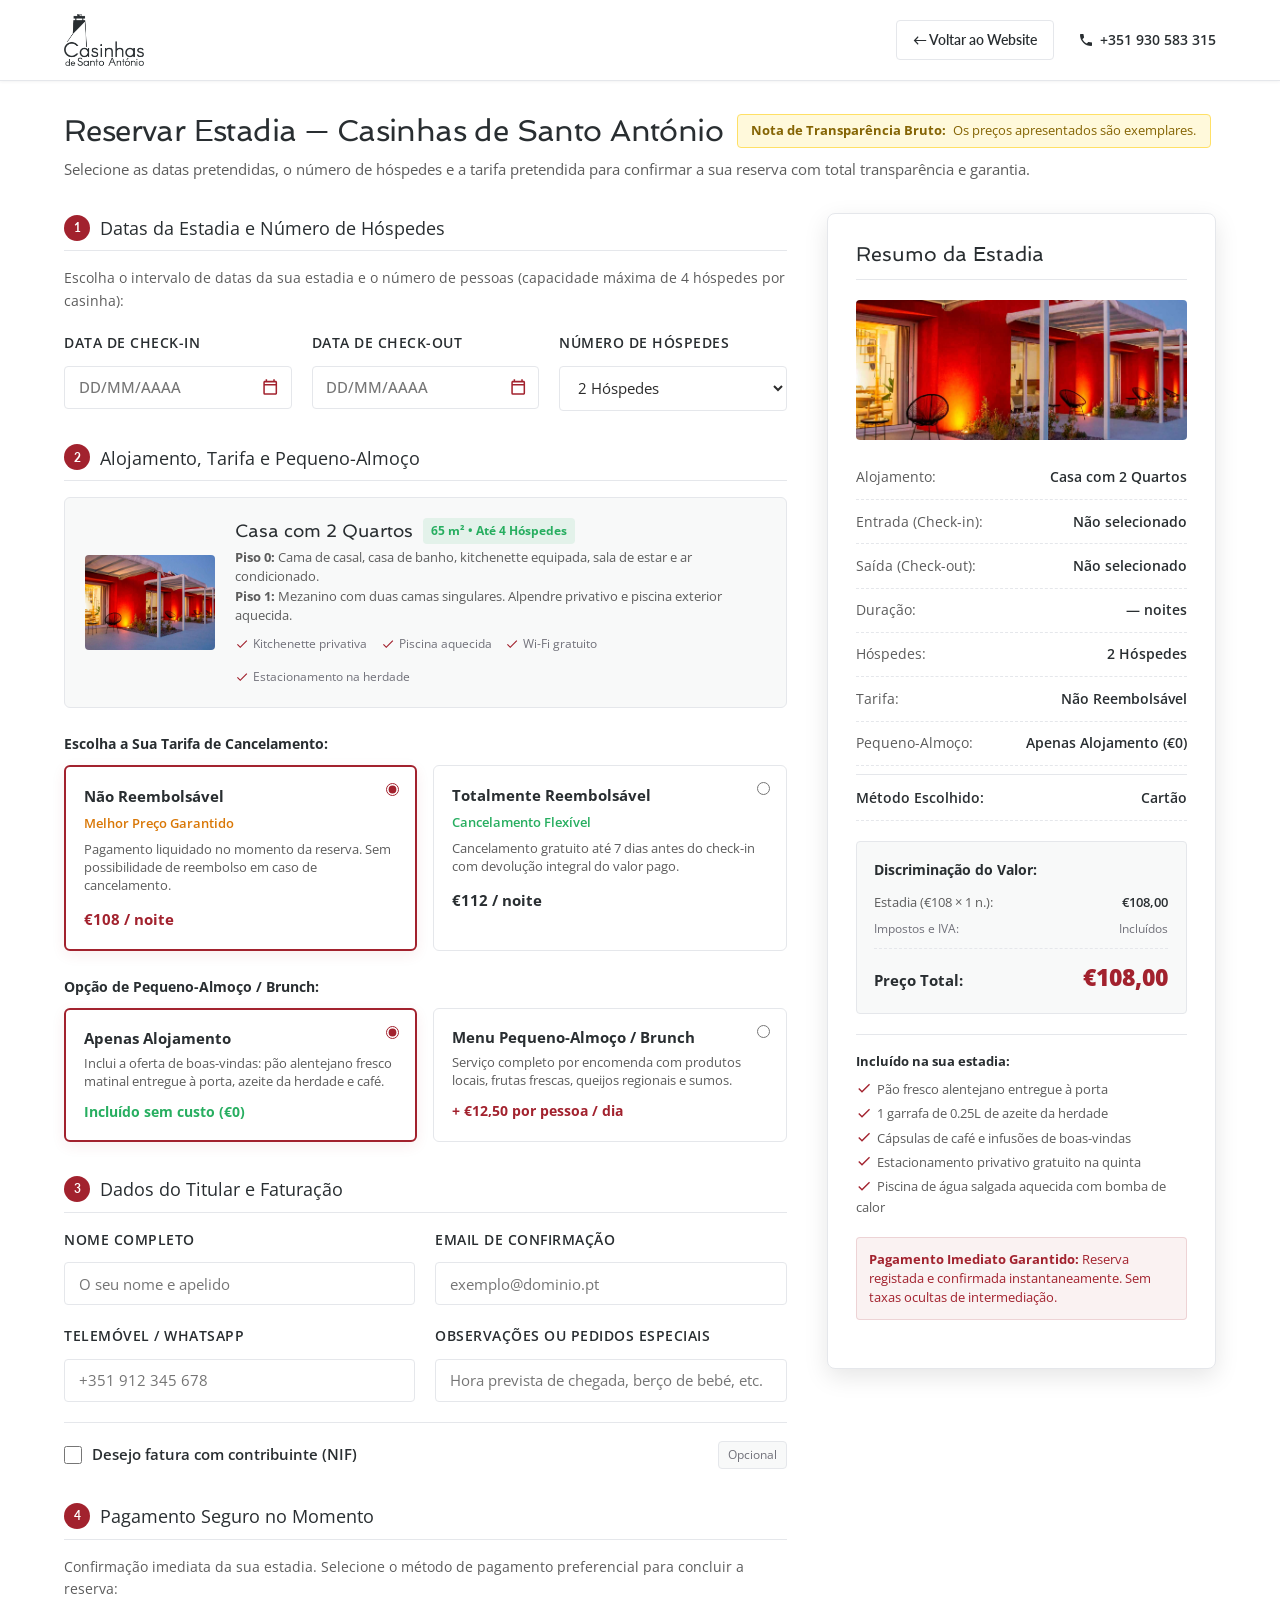
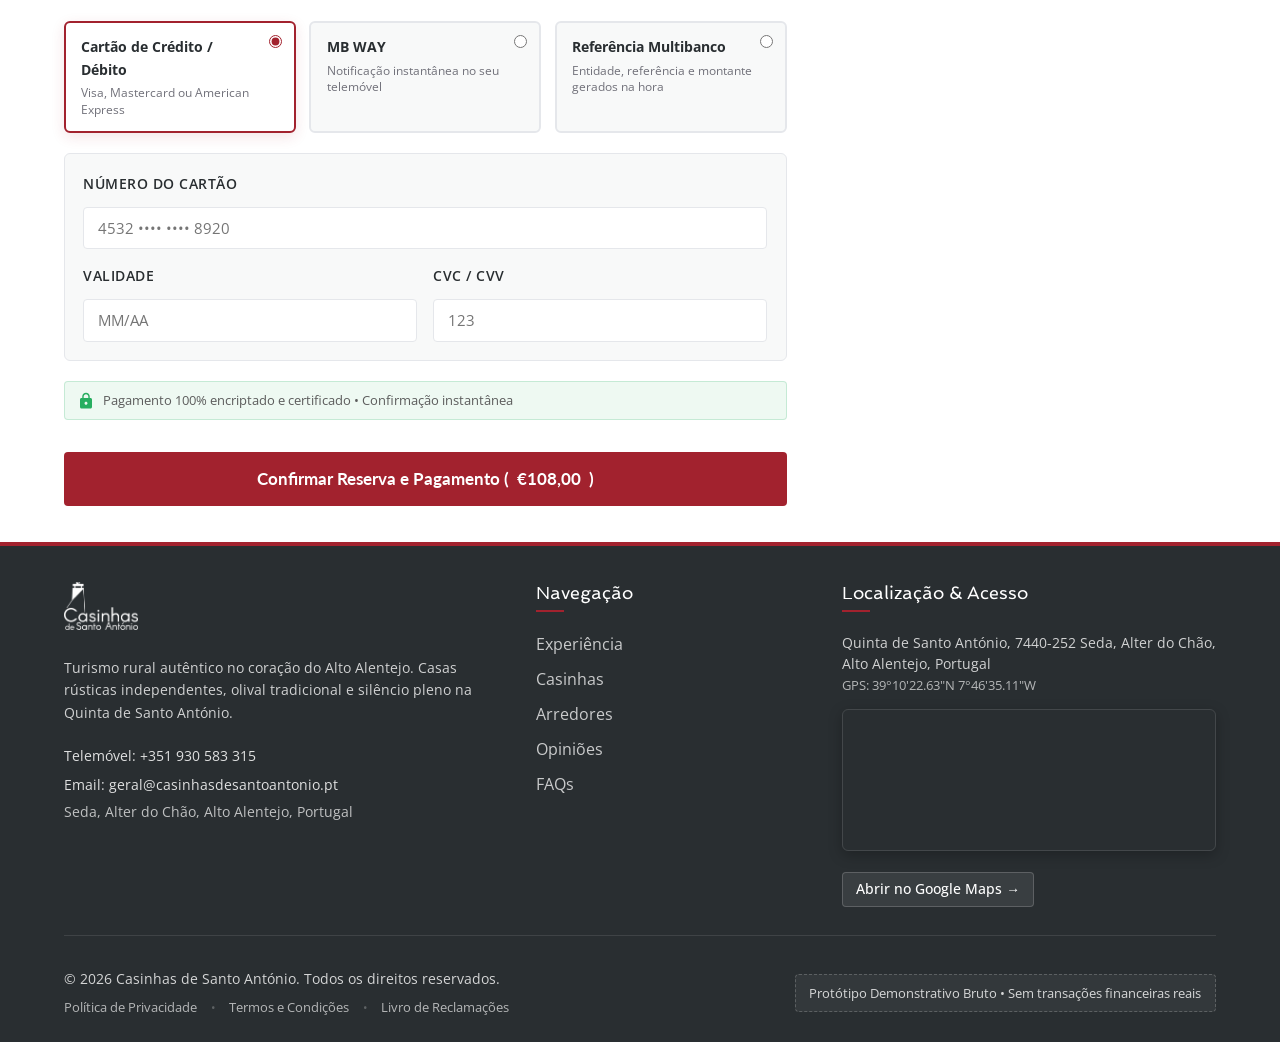
<file: reservas.html>
<!DOCTYPE html>
<html lang="pt">
<head>
  <meta charset="UTF-8">
  <meta name="viewport" content="width=device-width, initial-scale=1.0">
  <title>Reservas — Casinhas de Santo António | Protótipo Bruto</title>
  <meta name="description" content="Reserve a sua estadia rústica nas Casinhas de Santo António em Seda, Alter do Chão. Disponibilidade e confirmação no momento com transparência de preços.">
  <link rel="stylesheet" href="css/style.css">
  <link rel="icon" type="image/png" href="assets/icons/favicon_1.png">
  <link rel="preconnect" href="https://fonts.googleapis.com">
  <link rel="preconnect" href="https://fonts.gstatic.com" crossorigin>
  <link href="https://fonts.googleapis.com/css2?family=Lato:wght@400;700&family=Open+Sans:wght@400;600&family=Spinnaker&display=swap" rel="stylesheet">
</head>
<body class="booking-page-body">

  <!-- =========================================================================
       HEADER DA PÁGINA DE RESERVAS
       ========================================================================= -->
  <header class="header">
    <div class="container nav-container">
      <a href="index.html" class="logo-link">
        <img src="assets/logos/logo_2.png" alt="Casinhas de Santo António" class="logo-img">
      </a>
      <div style="display: flex; align-items: center; gap: 1.5rem;">
        <a href="index.html" class="btn btn-outline-dark" style="font-size: 0.88rem; padding: 0.5rem 1rem;">
          &larr; Voltar ao Website
        </a>
        <a href="tel:+351930583315" class="nav-contact-link" style="color: var(--dark-neutral); font-weight: 600; font-size: 0.9rem; text-decoration: none; display: flex; align-items: center; gap: 0.4rem;">
          <svg class="icon-svg" viewBox="0 0 24 24"><path d="M6.62 10.79c1.44 2.83 3.76 5.14 6.59 6.59l2.2-2.2c.27-.27.67-.36 1.02-.24 1.12.37 2.33.57 3.57.57.55 0 1 .45 1 1V20c0 .55-.45 1-1 1-9.39 0-17-7.61-17-17 0-.55.45-1 1-1h3.5c.55 0 1 .45 1 1 0 1.25.2 2.45.57 3.57.11.35.03.74-.25 1.02l-2.2 2.2z"/></svg>
          <span>+351 930 583 315</span>
        </a>
      </div>
    </div>
  </header>

  <!-- =========================================================================
       CONTEÚDO PRINCIPAL DE RESERVAS
       ========================================================================= -->
  <main class="section" style="padding-top: 2rem;">
    <div class="container">
      
      <div style="margin-bottom: 2rem;">
        <div style="display: flex; align-items: center; flex-wrap: wrap; gap: 0.85rem; margin-bottom: 0.5rem;">
          <h2 style="margin: 0;">Reservar Estadia — Casinhas de Santo António</h2>
          <div class="prototype-transparency-note" style="background-color: #fff9db; border: 1px solid #ffe066; border-radius: var(--border-radius-sm); padding: 0.35rem 0.85rem; font-size: 0.82rem; color: #856404; display: inline-flex; align-items: center; gap: 0.45rem;">
            <strong style="white-space: nowrap;">Nota de Transparência Bruto:</strong>
            <span>Os preços apresentados são exemplares.</span>
          </div>
        </div>
        <p style="margin: 0; color: var(--text-secondary); font-size: 0.95rem;">Selecione as datas pretendidas, o número de hóspedes e a tarifa pretendida para confirmar a sua reserva com total transparência e garantia.</p>
      </div>

      <div class="booking-page-layout">
        <!-- Coluna Esquerda: Passos de Reserva -->
        <div class="booking-steps-col">
          <form id="dedicatedBookingForm">

            <!-- Passo 1: Datas da Estadia e Hóspedes (Primeira Escolha) -->
            <div class="booking-step-block" style="margin-bottom: 2rem;">
              <div class="booking-step-title">
                <span class="booking-step-num">1</span>
                <span>Datas da Estadia e Número de Hóspedes</span>
              </div>
              <p style="font-size: 0.88rem; color: var(--text-secondary); margin-bottom: 1.25rem;">
                Escolha o intervalo de datas da sua estadia e o número de pessoas (capacidade máxima de 4 hóspedes por casinha):
              </p>

              <div class="booking-dates-guests-grid">
                <div class="form-group">
                  <label for="bookCheckin" style="font-weight: 600; font-size: 0.88rem; margin-bottom: 0.35rem;">Data de Check-in</label>
                  <div class="date-input-container">
                    <input type="text" id="bookCheckin" name="checkin" class="form-control" placeholder="DD/MM/AAAA" autocomplete="off" required>
                    <button type="button" class="date-calendar-btn" aria-label="Escolher data de check-in">
                      <svg class="icon-svg" viewBox="0 0 24 24"><path d="M19 4h-1V2h-2v2H8V2H6v2H5c-1.11 0-1.99.9-1.99 2L3 20a2 2 0 0 0 2 2h14c1.1 0 2-.9 2-2V6c0-1.1-.9-2-2-2zm0 16H5V10h14v10zm0-12H5V6h14v2z"/></svg>
                    </button>
                  </div>
                </div>

                <div class="form-group">
                  <label for="bookCheckout" style="font-weight: 600; font-size: 0.88rem; margin-bottom: 0.35rem;">Data de Check-out</label>
                  <div class="date-input-container">
                    <input type="text" id="bookCheckout" name="checkout" class="form-control" placeholder="DD/MM/AAAA" autocomplete="off" required>
                    <button type="button" class="date-calendar-btn" aria-label="Escolher data de check-out">
                      <svg class="icon-svg" viewBox="0 0 24 24"><path d="M19 4h-1V2h-2v2H8V2H6v2H5c-1.11 0-1.99.9-1.99 2L3 20a2 2 0 0 0 2 2h14c1.1 0 2-.9 2-2V6c0-1.1-.9-2-2-2zm0 16H5V10h14v10zm0-12H5V6h14v2z"/></svg>
                    </button>
                  </div>
                </div>

                <div class="form-group">
                  <label for="bookGuests" style="font-weight: 600; font-size: 0.88rem; margin-bottom: 0.35rem;">Número de Hóspedes</label>
                  <select id="bookGuests" name="guests" class="form-control">
                    <option value="1 Hóspede">1 Hóspede</option>
                    <option value="2 Hóspedes" selected>2 Hóspedes</option>
                    <option value="3 Hóspedes">3 Hóspedes</option>
                    <option value="4 Hóspedes">4 Hóspedes</option>
                  </select>
                </div>
              </div>
            </div>

            <!-- Passo 2: Alojamento e Escolha de Tarifa & Pequeno-Almoço -->
            <div class="booking-step-block" style="margin-bottom: 2rem;">
              <div class="booking-step-title">
                <span class="booking-step-num">2</span>
                <span>Alojamento, Tarifa e Pequeno-Almoço</span>
              </div>

              <!-- Cartão de Apresentação da Casa com 2 Quartos -->
              <div class="booking-accommodation-card" style="background: var(--bg-light); border: 1px solid var(--border-color); border-radius: var(--border-radius-md); padding: 1.25rem; margin-bottom: 1.5rem;">
                <div style="display: flex; gap: 1.25rem; align-items: center; flex-wrap: wrap;">
                  <div style="width: 130px; height: 95px; border-radius: var(--border-radius-sm); overflow: hidden; flex-shrink: 0;">
                    <img id="bookingCardThumb" src="assets/images/accommodation_5.jpg" alt="Casa com 2 Quartos" style="width: 100%; height: 100%; object-fit: cover;">
                  </div>
                  <div style="flex: 1; min-width: 240px;">
                    <div style="display: flex; align-items: center; gap: 0.6rem; flex-wrap: wrap; margin-bottom: 0.25rem;">
                      <h3 style="font-size: 1.15rem; margin: 0; color: var(--dark-neutral);">Casa com 2 Quartos</h3>
                      <span class="badge" style="background: rgba(39, 174, 96, 0.1); color: #27ae60; font-weight: 700; font-size: 0.75rem; padding: 0.2rem 0.5rem; border-radius: 4px;">65 m² • Até 4 Hóspedes</span>
                    </div>
                    <p style="font-size: 0.84rem; color: var(--text-secondary); margin: 0 0 0.5rem 0; line-height: 1.45;">
                      <strong>Piso 0:</strong> Cama de casal, casa de banho, kitchenette equipada, sala de estar e ar condicionado.<br>
                      <strong>Piso 1:</strong> Mezanino com duas camas singulares. Alpendre privativo e piscina exterior aquecida.
                    </p>
                    <div style="font-size: 0.78rem; color: var(--text-muted); display: flex; gap: 0.85rem; flex-wrap: wrap;">
                      <span style="display: inline-flex; align-items: center; gap: 0.25rem;"><svg class="icon-svg" style="width: 14px; height: 14px; fill: var(--primary-accent);" viewBox="0 0 24 24"><path d="M9 16.17L4.83 12l-1.42 1.41L9 19 21 7l-1.41-1.41z"/></svg> Kitchenette privativa</span>
                      <span style="display: inline-flex; align-items: center; gap: 0.25rem;"><svg class="icon-svg" style="width: 14px; height: 14px; fill: var(--primary-accent);" viewBox="0 0 24 24"><path d="M9 16.17L4.83 12l-1.42 1.41L9 19 21 7l-1.41-1.41z"/></svg> Piscina aquecida</span>
                      <span style="display: inline-flex; align-items: center; gap: 0.25rem;"><svg class="icon-svg" style="width: 14px; height: 14px; fill: var(--primary-accent);" viewBox="0 0 24 24"><path d="M9 16.17L4.83 12l-1.42 1.41L9 19 21 7l-1.41-1.41z"/></svg> Wi-Fi gratuito</span>
                      <span style="display: inline-flex; align-items: center; gap: 0.25rem;"><svg class="icon-svg" style="width: 14px; height: 14px; fill: var(--primary-accent);" viewBox="0 0 24 24"><path d="M9 16.17L4.83 12l-1.42 1.41L9 19 21 7l-1.41-1.41z"/></svg> Estacionamento na herdade</span>
                    </div>
                  </div>
                </div>
              </div>

              <!-- Escolha da Tarifa: Não Reembolsável vs Reembolsável -->
              <div style="margin-bottom: 1.5rem;">
                <label style="font-weight: 700; font-size: 0.9rem; color: var(--dark-neutral); display: block; margin-bottom: 0.6rem;">
                  Escolha a Sua Tarifa de Cancelamento:
                </label>
                <div class="rate-options-grid" style="display: grid; grid-template-columns: 1fr 1fr; gap: 1rem;">
                  <!-- Tarifa Não Reembolsável -->
                  <label class="rate-card selected" data-rate="non-refundable" style="border: 2px solid var(--primary-accent); background: var(--bg-white); border-radius: var(--border-radius-md); padding: 1.1rem; cursor: pointer; display: block; position: relative; transition: all 0.2s ease;">
                    <input type="radio" name="rateOption" value="non-refundable" checked style="position: absolute; top: 1rem; right: 1rem; accent-color: var(--primary-accent);">
                    <div style="font-weight: 700; font-size: 0.95rem; color: var(--dark-neutral); margin-bottom: 0.25rem;">Não Reembolsável</div>
                    <div style="font-size: 0.8rem; color: #d97706; font-weight: 600; margin-bottom: 0.5rem;">Melhor Preço Garantido</div>
                    <p style="font-size: 0.8rem; color: var(--text-secondary); margin: 0 0 0.75rem 0; line-height: 1.4;">
                      Pagamento liquidado no momento da reserva. Sem possibilidade de reembolso em caso de cancelamento.
                    </p>
                    <div style="font-size: 0.95rem; font-weight: 700; color: var(--primary-accent);">
                      <span id="rateNonRefDisplay">€108</span> / noite
                    </div>
                  </label>

                  <!-- Tarifa Totalmente Reembolsável -->
                  <label class="rate-card" data-rate="refundable" style="border: 1px solid var(--border-color); background: var(--bg-white); border-radius: var(--border-radius-md); padding: 1.1rem; cursor: pointer; display: block; position: relative; transition: all 0.2s ease;">
                    <input type="radio" name="rateOption" value="refundable" style="position: absolute; top: 1rem; right: 1rem; accent-color: var(--primary-accent);">
                    <div style="font-weight: 700; font-size: 0.95rem; color: var(--dark-neutral); margin-bottom: 0.25rem;">Totalmente Reembolsável</div>
                    <div style="font-size: 0.8rem; color: #27ae60; font-weight: 600; margin-bottom: 0.5rem;">Cancelamento Flexível</div>
                    <p style="font-size: 0.8rem; color: var(--text-secondary); margin: 0 0 0.75rem 0; line-height: 1.4;">
                      Cancelamento gratuito até 7 dias antes do check-in com devolução integral do valor pago.
                    </p>
                    <div style="font-size: 0.95rem; font-weight: 700; color: var(--dark-neutral);">
                      <span id="rateRefDisplay">€112</span> / noite
                    </div>
                  </label>
                </div>
              </div>

              <!-- Escolha do Pequeno-Almoço / Brunch -->
              <div>
                <label style="font-weight: 700; font-size: 0.9rem; color: var(--dark-neutral); display: block; margin-bottom: 0.6rem;">
                  Opção de Pequeno-Almoço / Brunch:
                </label>
                <div class="breakfast-options-grid" style="display: grid; grid-template-columns: 1fr 1fr; gap: 1rem;">
                  <!-- Apenas Alojamento -->
                  <label class="breakfast-card selected" data-breakfast="standard" style="border: 2px solid var(--primary-accent); background: var(--bg-white); border-radius: var(--border-radius-md); padding: 1.1rem; cursor: pointer; display: block; position: relative; transition: all 0.2s ease;">
                    <input type="radio" name="breakfastOption" value="standard" checked style="position: absolute; top: 1rem; right: 1rem; accent-color: var(--primary-accent);">
                    <div style="font-weight: 700; font-size: 0.92rem; color: var(--dark-neutral); margin-bottom: 0.25rem;">Apenas Alojamento</div>
                    <p style="font-size: 0.8rem; color: var(--text-secondary); margin: 0 0 0.65rem 0; line-height: 1.4;">
                      Inclui a oferta de boas-vindas: pão alentejano fresco matinal entregue à porta, azeite da herdade e café.
                    </p>
                    <div style="font-size: 0.85rem; font-weight: 700; color: #27ae60;">Incluído sem custo (€0)</div>
                  </label>

                  <!-- Com Menu de Pequeno-Almoço / Brunch -->
                  <label class="breakfast-card" data-breakfast="extra" style="border: 1px solid var(--border-color); background: var(--bg-white); border-radius: var(--border-radius-md); padding: 1.1rem; cursor: pointer; display: block; position: relative; transition: all 0.2s ease;">
                    <input type="radio" name="breakfastOption" value="extra" style="position: absolute; top: 1rem; right: 1rem; accent-color: var(--primary-accent);">
                    <div style="font-weight: 700; font-size: 0.92rem; color: var(--dark-neutral); margin-bottom: 0.25rem;">Menu Pequeno-Almoço / Brunch</div>
                    <p style="font-size: 0.8rem; color: var(--text-secondary); margin: 0 0 0.65rem 0; line-height: 1.4;">
                      Serviço completo por encomenda com produtos locais, frutas frescas, queijos regionais e sumos.
                    </p>
                    <div style="font-size: 0.85rem; font-weight: 700; color: var(--primary-accent);">+ €12,50 por pessoa / dia</div>
                  </label>
                </div>
              </div>

            </div>

            <!-- Passo 3: Dados Pessoais e Faturação -->
            <div class="booking-step-block" style="margin-bottom: 2rem;">
              <div class="booking-step-title">
                <span class="booking-step-num">3</span>
                <span>Dados do Titular e Faturação</span>
              </div>
              
              <div style="display: grid; grid-template-columns: 1fr 1fr; gap: 1.25rem; margin-bottom: 1.25rem;">
                <div class="form-group">
                  <label for="bookName" style="font-weight: 600; font-size: 0.88rem; margin-bottom: 0.35rem;">Nome Completo</label>
                  <input type="text" id="bookName" class="form-control" placeholder="O seu nome e apelido" required>
                </div>
                <div class="form-group">
                  <label for="bookEmail" style="font-weight: 600; font-size: 0.88rem; margin-bottom: 0.35rem;">Email de Confirmação</label>
                  <input type="email" id="bookEmail" class="form-control" placeholder="exemplo@dominio.pt" required>
                </div>
              </div>

              <div style="display: grid; grid-template-columns: 1fr 1fr; gap: 1.25rem; margin-bottom: 1.25rem;">
                <div class="form-group">
                  <label for="bookPhone" style="font-weight: 600; font-size: 0.88rem; margin-bottom: 0.35rem;">Telemóvel / WhatsApp</label>
                  <input type="tel" id="bookPhone" class="form-control" placeholder="+351 912 345 678" required>
                </div>
                <div class="form-group">
                  <label for="bookNotes" style="font-weight: 600; font-size: 0.88rem; margin-bottom: 0.35rem;">Observações ou Pedidos Especiais</label>
                  <input type="text" id="bookNotes" class="form-control" placeholder="Hora prevista de chegada, berço de bebé, etc.">
                </div>
              </div>

              <!-- Secção de Faturação (NIF, Morada e Dados Fiscais) -->
              <div class="billing-section" style="margin-top: 1.25rem; padding-top: 1.15rem; border-top: 1px solid var(--border-color);">
                <label style="display: flex; align-items: center; justify-content: space-between; cursor: pointer; user-select: none;">
                  <span style="display: flex; align-items: center; gap: 0.6rem; font-weight: 600; font-size: 0.92rem; color: var(--dark-neutral);">
                    <input type="checkbox" id="toggleInvoiceFields" style="accent-color: var(--primary-accent); width: 1.15rem; height: 1.15rem; cursor: pointer;">
                    <span>Desejo fatura com contribuinte (NIF)</span>
                  </span>
                  <span style="font-size: 0.78rem; color: var(--text-muted); background: var(--bg-light); padding: 0.2rem 0.55rem; border-radius: 4px; border: 1px solid var(--border-color);">Opcional</span>
                </label>

                <!-- Bloco Expansível de Campos de Faturação -->
                <div id="invoiceFieldsCollapse" style="display: none; margin-top: 1rem; padding: 1.15rem; background: var(--bg-light); border: 1px solid var(--border-color); border-radius: var(--border-radius-sm);">
                  <div class="billing-grid-2">
                    <div class="form-group">
                      <label for="invoiceNif" style="font-weight: 600; font-size: 0.85rem; margin-bottom: 0.35rem;">NIF / NIPC <span style="color: var(--primary-accent);">*</span></label>
                      <input type="text" id="invoiceNif" class="form-control" placeholder="Ex: 123 456 789" maxlength="15">
                    </div>
                    <div class="form-group">
                      <label for="invoiceName" style="font-weight: 600; font-size: 0.85rem; margin-bottom: 0.35rem;">Nome Fiscal ou Empresa</label>
                      <input type="text" id="invoiceName" class="form-control" placeholder="Nome a constar na fatura">
                    </div>
                  </div>

                  <div class="form-group" style="margin-bottom: 1rem;">
                    <label for="invoiceAddress" style="font-weight: 600; font-size: 0.85rem; margin-bottom: 0.35rem;">Morada de Faturação <span style="color: var(--primary-accent);">*</span></label>
                    <input type="text" id="invoiceAddress" class="form-control" placeholder="Rua, número de porta e andar">
                  </div>

                  <div class="billing-grid-3">
                    <div class="form-group">
                      <label for="invoicePostal" style="font-weight: 600; font-size: 0.85rem; margin-bottom: 0.35rem;">Código Postal <span style="color: var(--primary-accent);">*</span></label>
                      <input type="text" id="invoicePostal" class="form-control" placeholder="0000-000" maxlength="10">
                    </div>
                    <div class="form-group">
                      <label for="invoiceCity" style="font-weight: 600; font-size: 0.85rem; margin-bottom: 0.35rem;">Localidade / Cidade <span style="color: var(--primary-accent);">*</span></label>
                      <input type="text" id="invoiceCity" class="form-control" placeholder="Ex: Lisboa, Seda...">
                    </div>
                    <div class="form-group">
                      <label for="invoiceCountry" style="font-weight: 600; font-size: 0.85rem; margin-bottom: 0.35rem;">País</label>
                      <select id="invoiceCountry" class="form-control">
                        <option value="Portugal" selected>Portugal</option>
                        <option value="Espanha">Espanha</option>
                        <option value="França">França</option>
                        <option value="Reino Unido">Reino Unido</option>
                        <option value="Alemanha">Alemanha</option>
                        <option value="Outro">Outro</option>
                      </select>
                    </div>
                  </div>
                  <div style="font-size: 0.78rem; color: var(--text-muted); margin-top: 0.75rem;">
                    A fatura-recibo oficial emitida pelas Casinhas de Santo António será enviada em formato digital para o email indicado.
                  </div>
                </div>
              </div>
            </div>

            <!-- Passo 4: Pagamento no Momento -->
            <div class="booking-step-block" style="margin-bottom: 2rem;">
              <div class="booking-step-title">
                <span class="booking-step-num">4</span>
                <span>Pagamento Seguro no Momento</span>
              </div>
              
              <p style="font-size: 0.88rem; color: var(--text-secondary); margin-bottom: 1.25rem;">
                Confirmação imediata da sua estadia. Selecione o método de pagamento preferencial para concluir a reserva:
              </p>

              <!-- Seletor de Métodos de Pagamento -->
              <div class="payment-methods-grid">
                <label class="payment-method-card selected" data-method="card">
                  <input type="radio" name="paymentMethod" value="Cartão de Crédito/Débito" checked>
                  <div class="payment-method-header">
                    <span class="payment-method-title">Cartão de Crédito / Débito</span>
                  </div>
                  <div class="payment-method-sub">Visa, Mastercard ou American Express</div>
                </label>

                <label class="payment-method-card" data-method="mbway">
                  <input type="radio" name="paymentMethod" value="MB WAY">
                  <div class="payment-method-header">
                    <span class="payment-method-title">MB WAY</span>
                  </div>
                  <div class="payment-method-sub">Notificação instantânea no seu telemóvel</div>
                </label>

                <label class="payment-method-card" data-method="multibanco">
                  <input type="radio" name="paymentMethod" value="Referência Multibanco">
                  <div class="payment-method-header">
                    <span class="payment-method-title">Referência Multibanco</span>
                  </div>
                  <div class="payment-method-sub">Entidade, referência e montante gerados na hora</div>
                </label>
              </div>

              <!-- Campos Dinâmicos do Método de Pagamento -->
              <div id="paymentFieldsCard" class="payment-fields-box">
                <div class="form-group" style="margin-bottom: 1rem;">
                  <label for="cardNum" style="font-weight: 600; font-size: 0.88rem; margin-bottom: 0.35rem;">Número do Cartão</label>
                  <input type="text" id="cardNum" class="form-control" placeholder="4532 •••• •••• 8920" autocomplete="off" maxlength="19">
                </div>
                <div style="display: grid; grid-template-columns: 1fr 1fr; gap: 1rem;">
                  <div class="form-group">
                    <label for="cardExp" style="font-weight: 600; font-size: 0.88rem; margin-bottom: 0.35rem;">Validade</label>
                    <input type="text" id="cardExp" class="form-control" placeholder="MM/AA" autocomplete="off" maxlength="5">
                  </div>
                  <div class="form-group">
                    <label for="cardCvc" style="font-weight: 600; font-size: 0.88rem; margin-bottom: 0.35rem;">CVC / CVV</label>
                    <input type="password" id="cardCvc" class="form-control" placeholder="123" autocomplete="off" maxlength="4">
                  </div>
                </div>
              </div>

              <div id="paymentFieldsMbway" class="payment-fields-box" style="display: none;">
                <div class="form-group">
                  <label for="mbwayPhone" style="font-weight: 600; font-size: 0.88rem; margin-bottom: 0.35rem;">Número de Telemóvel MB WAY</label>
                  <input type="tel" id="mbwayPhone" class="form-control" placeholder="912 345 678" maxlength="12">
                  <span style="font-size: 0.8rem; color: var(--text-muted); display: block; margin-top: 0.35rem;">
                    Receberá um pedido de autorização na aplicação MB WAY com validade de 5 minutos.
                  </span>
                </div>
              </div>

              <div id="paymentFieldsMultibanco" class="payment-fields-box" style="display: none;">
                <div style="background-color: var(--bg-light); border: 1px dashed var(--border-color); border-radius: var(--border-radius-sm); padding: 1rem; font-size: 0.88rem; line-height: 1.6;">
                  <div><strong>Entidade:</strong> 12345</div>
                  <div><strong>Referência:</strong> 987 654 321</div>
                  <div><strong>Prazo de Pagamento:</strong> 24 horas para garantia de vaga</div>
                </div>
              </div>

              <div class="payment-security-badge">
                <svg class="icon-svg" viewBox="0 0 24 24"><path d="M18 8h-1V6c0-2.76-2.24-5-5-5S7 3.24 7 6v2H6c-1.1 0-2 .9-2 2v10c0 1.1.9 2 2 2h12c1.1 0 2-.9 2-2V10c0-1.1-.9-2-2-2zm-6 9c-1.1 0-2-.9-2-2s.9-2 2-2 2 .9 2 2-.9 2-2 2zm3.1-9H8.9V6c0-1.71 1.39-3.1 3.1-3.1 1.71 0 3.1 1.39 3.1 3.1v2z"/></svg>
                <span>Pagamento 100% encriptado e certificado • Confirmação instantânea</span>
              </div>
            </div>

            <!-- Botão de Submissão -->
            <button type="submit" class="btn btn-primary" id="btnSubmitBooking" style="width: 100%; padding: 0.95rem; font-size: 1.05rem; font-weight: 700;">
              Confirmar Reserva e Pagamento (<span id="btnTotalPrice">€108,00</span>)
            </button>
          </form>
        </div>

        <!-- Coluna Direita: Sidebar Sticky com Resumo da Reserva e Apresentação do Preço -->
        <aside class="booking-summary-col">
          <div class="booking-summary-sticky">
            <h3>Resumo da Estadia</h3>
            
            <div style="margin-bottom: 1rem; border-radius: var(--border-radius-sm); overflow: hidden; height: 140px;">
              <img id="summaryUnitThumb" src="assets/images/accommodation_5.jpg" alt="Casa com 2 Quartos" style="width: 100%; height: 100%; object-fit: cover;">
            </div>

            <div class="summary-detail-row">
              <span class="summary-detail-label">Alojamento:</span>
              <span class="summary-detail-val" id="summaryUnitName">Casa com 2 Quartos</span>
            </div>
            <div class="summary-detail-row">
              <span class="summary-detail-label">Entrada (Check-in):</span>
              <span class="summary-detail-val" id="summaryCheckin">Não selecionado</span>
            </div>
            <div class="summary-detail-row">
              <span class="summary-detail-label">Saída (Check-out):</span>
              <span class="summary-detail-val" id="summaryCheckout">Não selecionado</span>
            </div>
            <div class="summary-detail-row">
              <span class="summary-detail-label">Duração:</span>
              <span class="summary-detail-val" id="summaryNights">— noites</span>
            </div>
            <div class="summary-detail-row">
              <span class="summary-detail-label">Hóspedes:</span>
              <span class="summary-detail-val" id="summaryGuests">2 Hóspedes</span>
            </div>
            <div class="summary-detail-row">
              <span class="summary-detail-label">Tarifa:</span>
              <span class="summary-detail-val" id="summaryRateType">Não Reembolsável</span>
            </div>
            <div class="summary-detail-row">
              <span class="summary-detail-label">Pequeno-Almoço:</span>
              <span class="summary-detail-val" id="summaryBreakfast">Apenas Alojamento (€0)</span>
            </div>
            <div class="summary-detail-row" style="border-top: 1px solid var(--border-color); padding-top: 0.75rem; margin-top: 0.5rem;">
              <span class="summary-detail-label" style="font-weight: 600; color: var(--dark-neutral);">Método Escolhido:</span>
              <span class="summary-detail-val" id="summaryPaymentMethod">Cartão</span>
            </div>

            <!-- Quadro de Discriminação de Preços -->
            <div style="margin-top: 1.25rem; padding: 1.1rem; background: var(--bg-light); border-radius: var(--border-radius-sm); border: 1px solid var(--border-color);">
              <div style="font-weight: 700; color: var(--dark-neutral); font-size: 0.88rem; margin-bottom: 0.6rem;">Discriminação do Valor:</div>
              
              <div style="display: flex; justify-content: space-between; font-size: 0.84rem; color: var(--text-secondary); margin-bottom: 0.35rem;">
                <span>Estadia (<span id="calcNightlyRate">€108</span> &times; <span id="calcNightsCount">1</span> n.):</span>
                <span id="calcLodgingSubtotal" style="font-weight: 600; color: var(--dark-neutral);">€108,00</span>
              </div>

              <div id="calcBreakfastRow" style="display: none; justify-content: space-between; font-size: 0.84rem; color: var(--text-secondary); margin-bottom: 0.35rem;">
                <span>Pequeno-almoço (<span id="calcBreakfastCount">2</span> p. &times; <span id="calcBreakfastNights">1</span> n.):</span>
                <span id="calcBreakfastSubtotal" style="font-weight: 600; color: var(--dark-neutral);">€25,00</span>
              </div>

              <div style="display: flex; justify-content: space-between; font-size: 0.78rem; color: var(--text-muted); margin-bottom: 0.6rem;">
                <span>Impostos e IVA:</span>
                <span>Incluídos</span>
              </div>

              <div style="border-top: 1px dashed var(--border-color); padding-top: 0.6rem; display: flex; justify-content: space-between; align-items: baseline;">
                <span style="font-weight: 700; font-size: 0.95rem; color: var(--dark-neutral);">Preço Total:</span>
                <span id="summaryTotalPrice" style="font-size: 1.45rem; font-weight: 800; color: var(--primary-accent);">€108,00</span>
              </div>
            </div>

            <!-- Inclusões Reais Verificadas -->
            <div style="margin-top: 1.25rem; padding-top: 1rem; border-top: 1px solid var(--border-color); font-size: 0.82rem; color: var(--text-secondary);">
              <div style="font-weight: 700; color: var(--dark-neutral); margin-bottom: 0.4rem;">Incluído na sua estadia:</div>
              <ul style="list-style: none; padding: 0; margin: 0; line-height: 1.55;">
                <li style="margin-bottom: 0.25rem;"><svg class="icon-svg" style="fill: var(--primary-accent); margin-right: 0.35rem;" viewBox="0 0 24 24"><path d="M9 16.17L4.83 12l-1.42 1.41L9 19 21 7l-1.41-1.41z"/></svg>Pão fresco alentejano entregue à porta</li>
                <li style="margin-bottom: 0.25rem;"><svg class="icon-svg" style="fill: var(--primary-accent); margin-right: 0.35rem;" viewBox="0 0 24 24"><path d="M9 16.17L4.83 12l-1.42 1.41L9 19 21 7l-1.41-1.41z"/></svg>1 garrafa de 0.25L de azeite da herdade</li>
                <li style="margin-bottom: 0.25rem;"><svg class="icon-svg" style="fill: var(--primary-accent); margin-right: 0.35rem;" viewBox="0 0 24 24"><path d="M9 16.17L4.83 12l-1.42 1.41L9 19 21 7l-1.41-1.41z"/></svg>Cápsulas de café e infusões de boas-vindas</li>
                <li style="margin-bottom: 0.25rem;"><svg class="icon-svg" style="fill: var(--primary-accent); margin-right: 0.35rem;" viewBox="0 0 24 24"><path d="M9 16.17L4.83 12l-1.42 1.41L9 19 21 7l-1.41-1.41z"/></svg>Estacionamento privativo gratuito na quinta</li>
                <li><svg class="icon-svg" style="fill: var(--primary-accent); margin-right: 0.35rem;" viewBox="0 0 24 24"><path d="M9 16.17L4.83 12l-1.42 1.41L9 19 21 7l-1.41-1.41z"/></svg>Piscina de água salgada aquecida com bomba de calor</li>
              </ul>
            </div>

            <div class="summary-rate-notice">
              <strong>Pagamento Imediato Garantido:</strong> Reserva registada e confirmada instantaneamente. Sem taxas ocultas de intermediação.
            </div>
          </div>
        </aside>
      </div>

    </div>
  </main>

  <!-- =========================================================================
       MODAL DE CONFIRMAÇÃO DE PAGAMENTO E RESERVA CONCLUÍDA
       ========================================================================= -->
  <div class="booking-modal-backdrop" id="bookingSuccessModal" role="dialog" aria-modal="true" aria-labelledby="successModalTitle">
    <div class="booking-modal-content">
      <div class="booking-modal-header">
        <div>
          <span class="modal-demo-badge">Pagamento Confirmado no Momento</span>
          <h3 id="successModalTitle" style="margin: 0;">Reserva e Pagamento Concluídos com Sucesso</h3>
        </div>
        <button type="button" class="booking-modal-close" id="successModalCloseBtn" aria-label="Fechar Janela">&times;</button>
      </div>

      <div style="padding: 1.25rem 0;">
        <p style="color: var(--text-secondary); font-size: 0.95rem; margin-bottom: 1.25rem;">
          O seu pagamento foi processado com sucesso e a estadia nas Casinhas de Santo António está garantida. Enviámos o comprovativo e os detalhes para o seu correio eletrónico.
        </p>

        <div style="background-color: var(--bg-light); border-radius: var(--border-radius-sm); padding: 1.15rem; margin-bottom: 1.5rem; font-size: 0.88rem; line-height: 1.65; border-left: 3px solid var(--primary-accent);">
          <div><strong>Alojamento:</strong> <span id="modalResUnit">Casa com 2 Quartos</span></div>
          <div><strong>Datas:</strong> <span id="modalResDates">—</span> (<span id="modalResNights">—</span>)</div>
          <div><strong>Hóspede:</strong> <span id="modalResName">—</span> • <span id="modalResGuests">2 Hóspedes</span></div>
          <div><strong>Tarifa &amp; Pequeno-Almoço:</strong> <span id="modalResRate">—</span></div>
          <div><strong>Preço Total:</strong> <span id="modalResTotal" style="font-weight: 700; color: var(--primary-accent);">€—</span></div>
          <div><strong>Contacto:</strong> <span id="modalResContact">—</span></div>
          <div><strong>Método de Pagamento:</strong> <span id="modalResPayment">Cartão de Crédito / Débito</span></div>
          <div id="modalResBillingRow" style="display: none;"><strong>Faturação:</strong> <span id="modalResBilling">—</span></div>
          <div><strong>Estado:</strong> <span style="color: #27ae60; font-weight: 700;">Confirmado e Pago</span></div>
        </div>

        <div style="display: flex; flex-direction: column; gap: 0.75rem;">
          <a id="modalWhatsAppLink" href="#" target="_blank" rel="noopener noreferrer" class="btn btn-whatsapp" style="text-align: center; padding: 0.8rem; font-weight: 600;">
            Enviar Comprovativo por WhatsApp ao Anfitrião
          </a>
          <a id="modalEmailLink" href="#" class="btn btn-dark" style="text-align: center; padding: 0.8rem; font-weight: 600;">
            Ver Comprovativo por Email
          </a>
          <button type="button" class="btn btn-outline-dark" id="modalCloseReviewBtn" style="padding: 0.65rem;">
            Concluir e Voltar
          </button>
        </div>
      </div>
    </div>
  </div>

  <!-- =========================================================================
       FOOTER OFICIAL
       ========================================================================= -->
  <footer class="footer">
    <div class="container">
      <div class="footer-grid">
        <div class="footer-col">
          <div class="footer-logo-container">
            <img src="assets/logos/logo_13.png" alt="Casinhas de Santo António" class="footer-logo">
          </div>
          <p style="color: rgba(255,255,255,0.78); font-size: 0.9rem; line-height: 1.55;">
            Turismo rural autêntico no coração do Alto Alentejo. Casas rústicas independentes, olival tradicional e silêncio pleno na Quinta de Santo António.
          </p>
          <div class="footer-contacts">
            <p><a href="tel:+351930583315">Telemóvel: +351 930 583 315</a></p>
            <p><a href="mailto:geral@casinhasdesantoantonio.pt">Email: geral@casinhasdesantoantonio.pt</a></p>
            <p style="color: rgba(255,255,255,0.7); font-size: 0.85rem; margin-top: 0.3rem;">Seda, Alter do Chão, Alto Alentejo, Portugal</p>
          </div>
        </div>

        <div class="footer-col">
          <h4>Navegação</h4>
          <ul class="footer-links">
            <li><a href="index.html#experiencia">Experiência</a></li>
            <li><a href="index.html#espaco-casinhas">Casinhas</a></li>
            <li><a href="index.html#atividades">Arredores</a></li>
            <li><a href="index.html#opinioes">Opiniões</a></li>
            <li><a href="index.html#faq-duvidas">FAQs</a></li>
            <li style="margin-top: 0.65rem;"><a href="reservas.html" class="nav-cta footer-nav-cta">Reservar Estadia</a></li>
          </ul>
        </div>

        <div class="footer-col">
          <h4>Localização &amp; Acesso</h4>
          <p class="footer-location-address">
            Quinta de Santo António, 7440-252 Seda, Alter do Chão, Alto Alentejo, Portugal<br>
            <span style="font-size: 0.82rem; color: rgba(255,255,255,0.65);">GPS: 39°10'22.63"N 7°46'35.11"W</span>
          </p>
          <div class="footer-map-container">
            <iframe 
              class="footer-map-frame"
              title="Localização Casinhas de Santo António em Seda"
              src="https://maps.google.com/maps?q=39.1729528,-7.7764194&z=14&output=embed"
              loading="lazy">
            </iframe>
          </div>
          <div style="margin-top: 0.65rem;">
            <a href="https://maps.google.com/maps?q=39.1729528,-7.7764194" target="_blank" rel="noopener noreferrer" class="footer-map-cta">
              Abrir no Google Maps &rarr;
            </a>
          </div>
        </div>
      </div>

      <div class="footer-bottom">
        <div class="footer-bottom-left">
          <div>© 2026 Casinhas de Santo António. Todos os direitos reservados.</div>
          <div class="footer-legal-links">
            <a href="#" class="legal-modal-trigger" data-legal="privacy">Política de Privacidade</a>
            <span class="sep">•</span>
            <a href="#" class="legal-modal-trigger" data-legal="terms">Termos e Condições</a>
            <span class="sep">•</span>
            <a href="https://www.livroreclamacoes.pt" target="_blank" rel="noopener noreferrer">Livro de Reclamações</a>
          </div>
        </div>
        <div class="prototype-notice">
          Protótipo Demonstrativo Bruto • Sem transações financeiras reais
        </div>
      </div>
    </div>
  </footer>

  <script src="js/main.js"></script>
</body>
</html>
</file>
<file: css/style.css>
/* ==========================================================================
   Casinhas de Santo António — Standard de Produção Bruto AI
   Design System & Folha de Estilos Oficial
   ========================================================================== */

:root {
  --primary-accent: #a2222e;
  --primary-accent-hover: #861b24;
  --dark-neutral: #292e31;
  --text-primary: #2c2c2c;
  --text-secondary: #5c5c5c;
  --text-muted: #71717a;
  --bg-light: #f8f9f9;
  --bg-white: #ffffff;
  --border-color: #e5e7eb;
  --border-radius-sm: 4px;
  --border-radius-md: 6px;
  --border-radius-lg: 8px;
  --shadow-sm: 0 1px 3px rgba(0, 0, 0, 0.05);
  --shadow-md: 0 4px 10px rgba(0, 0, 0, 0.07);
  --shadow-lg: 0 8px 24px rgba(0, 0, 0, 0.1);
  --font-heading: 'Spinnaker', -apple-system, BlinkMacSystemFont, 'Segoe UI', Roboto, sans-serif;
  --font-body: 'Open Sans', -apple-system, BlinkMacSystemFont, 'Segoe UI', Roboto, sans-serif;
  --font-nav: 'Lato', -apple-system, BlinkMacSystemFont, 'Segoe UI', Roboto, sans-serif;
  --container-max-width: 1200px;

  /* Motion & Rhythm Tokens (Posicionamento Alentejano: Calmo, Fluido, Orgânico) */
  --ease-organic: cubic-bezier(0.22, 1, 0.36, 1);
  --ease-soft: cubic-bezier(0.25, 0.8, 0.25, 1);
  --duration-fast: 200ms;
  --duration-normal: 350ms;
  --duration-gentle: 600ms;
  --duration-slow: 750ms;
}

/* Reset e Base */
* {
  box-sizing: border-box;
  margin: 0;
  padding: 0;
}

html {
  scroll-behavior: smooth;
  font-size: 16px;
}

section[id],
.section[id],
.section-anchor {
  scroll-margin-top: 76px;
}

.section-anchor {
  display: block;
  position: relative;
  visibility: hidden;
  height: 0;
  margin: 0;
  padding: 0;
}

body {
  font-family: var(--font-body);
  color: var(--text-primary);
  background-color: var(--bg-white);
  line-height: 1.6;
  -webkit-font-smoothing: antialiased;
}

h1, h2, h3, h4, h5, h6 {
  font-family: var(--font-heading);
  color: var(--dark-neutral);
  font-weight: 400;
  line-height: 1.25;
}

h1 { font-size: 2.35rem; }
h2 { font-size: 1.85rem; margin-bottom: 0.85rem; }
h3 { font-size: 1.3rem; margin-bottom: 0.5rem; }
h4 { font-size: 1.1rem; margin-bottom: 0.4rem; }

p {
  margin-bottom: 1rem;
  color: var(--text-secondary);
}

a {
  color: var(--primary-accent);
  text-decoration: none;
  transition: color 0.2s ease, opacity 0.2s ease;
}

a:hover {
  color: var(--primary-accent-hover);
}

a:focus-visible,
button:focus-visible,
input:focus-visible,
select:focus-visible,
textarea:focus-visible {
  outline: 2px solid var(--primary-accent);
  outline-offset: 2px;
}

img {
  max-width: 100%;
  height: auto;
  display: block;
}

.container {
  width: 100%;
  max-width: var(--container-max-width);
  margin: 0 auto;
  padding: 0 1.5rem;
}

/* Ícones SVG Monocromáticos Inline */
.icon-svg {
  display: inline-block;
  width: 1rem;
  height: 1rem;
  vertical-align: -0.15rem;
  fill: currentColor;
  flex-shrink: 0;
}

.icon-svg-lg {
  width: 1.35rem;
  height: 1.35rem;
}

/* Header & Navegação */
.header {
  position: sticky;
  top: 0;
  background-color: var(--bg-white);
  box-shadow: var(--shadow-sm);
  z-index: 1000;
  border-bottom: 1px solid var(--border-color);
  transition: background-color var(--duration-normal) var(--ease-organic),
              box-shadow var(--duration-normal) var(--ease-organic),
              border-color var(--duration-normal) var(--ease-organic),
              backdrop-filter var(--duration-normal) var(--ease-organic);
}

.header.header-scrolled {
  background-color: rgba(255, 255, 255, 0.94);
  backdrop-filter: blur(10px);
  -webkit-backdrop-filter: blur(10px);
  box-shadow: 0 4px 20px rgba(41, 46, 49, 0.08);
  border-bottom-color: rgba(229, 231, 235, 0.85);
}

.nav-container {
  display: flex;
  justify-content: space-between;
  align-items: center;
  height: 80px;
  transition: height var(--duration-normal) var(--ease-organic);
}

.header.header-scrolled .nav-container {
  height: 68px;
}

.logo-link {
  display: flex;
  align-items: center;
  justify-content: flex-start;
  margin-right: auto; /* Garante que fica sempre colado ao lado esquerdo */
  transition: opacity var(--duration-fast) var(--ease-organic), transform var(--duration-fast) var(--ease-organic);
}

.logo-link:hover {
  opacity: 0.92;
}

.logo-img {
  height: 52px;
  width: auto;
  object-fit: contain;
  display: block;
  transition: height var(--duration-normal) var(--ease-organic);
}

.header.header-scrolled .logo-img {
  height: 46px;
}

.nav-menu {
  display: flex;
  align-items: center;
  gap: 1.75rem;
  list-style: none;
}

.nav-link {
  font-family: var(--font-nav);
  font-size: 0.95rem;
  font-weight: 600;
  color: var(--text-primary);
  padding: 0.5rem 0;
  position: relative;
  transition: color var(--duration-fast) var(--ease-organic);
}

.nav-link::after {
  content: '';
  position: absolute;
  bottom: 0;
  left: 0;
  width: 100%;
  height: 2px;
  background-color: var(--primary-accent);
  transform: scaleX(0);
  transform-origin: center;
  transition: transform var(--duration-normal) var(--ease-organic);
}

.nav-link.active,
.nav-link:hover {
  color: var(--primary-accent);
}

.nav-link.active::after,
.nav-link:hover::after {
  transform: scaleX(1);
}

.nav-cta {
  display: inline-flex;
  align-items: center;
  justify-content: center;
  gap: 0.5rem;
  background-color: var(--primary-accent);
  color: var(--bg-white) !important;
  padding: 0.55rem 1.15rem;
  border-radius: var(--border-radius-sm);
  font-family: var(--font-nav);
  font-weight: 600;
  font-size: 0.9rem;
  border: none;
  cursor: pointer;
  text-decoration: none;
  opacity: 0;
  visibility: hidden;
  pointer-events: none;
  transform: translateY(-2px) scale(0.96);
  transition: opacity 0.26s cubic-bezier(0.22, 1, 0.36, 1),
              transform 0.26s cubic-bezier(0.22, 1, 0.36, 1),
              visibility 0.26s cubic-bezier(0.22, 1, 0.36, 1),
              background-color var(--duration-fast) var(--ease-organic),
              box-shadow var(--duration-fast) var(--ease-organic);
}

.header.header-cta-visible .nav-cta {
  opacity: 1;
  visibility: visible;
  pointer-events: auto;
  transform: translateY(0) scale(1);
}

.nav-cta:hover {
  background-color: var(--primary-accent-hover);
  box-shadow: 0 4px 12px rgba(162, 34, 46, 0.25);
  transform: translateY(-1px);
}

.nav-cta:active {
  transform: translateY(0) scale(0.985);
}

@media (max-width: 900px) {
  .nav-menu.active .nav-cta {
    opacity: 1;
    visibility: visible;
    pointer-events: auto;
    transform: none;
  }
}

.footer-nav-cta {
  border: 1px solid rgba(255, 255, 255, 0.25);
  box-shadow: 0 4px 14px rgba(0, 0, 0, 0.25);
  text-align: center;
}

.footer-nav-cta:hover {
  border-color: rgba(255, 255, 255, 0.45);
  box-shadow: 0 6px 18px rgba(162, 34, 46, 0.4);
}

.mobile-menu-btn {
  display: none;
  background: none;
  border: none;
  cursor: pointer;
  padding: 0.5rem;
  color: var(--dark-neutral);
  line-height: 1;
}

/* Hero Section (Integrada e Organizada Above the Fold) */
.hero {
  position: relative;
  min-height: calc(100vh - 68px);
  min-height: calc(100dvh - 68px);
  display: flex;
  flex-direction: column;
  justify-content: space-between;
  background-color: var(--dark-neutral);
  background-size: cover;
  background-position: center;
  color: var(--bg-white);
  overflow: hidden;
  padding: 2.25rem 0 1.75rem 0;
  box-sizing: border-box;
}

.hero-overlay {
  position: absolute;
  top: 0;
  left: 0;
  right: 0;
  bottom: 0;
  background: linear-gradient(180deg, rgba(41, 46, 49, 0.42) 0%, rgba(41, 46, 49, 0.78) 100%);
  z-index: 1;
}

.hero-content-wrapper {
  position: relative;
  z-index: 2;
  width: 100%;
  margin-top: auto;
  margin-bottom: auto;
}

.hero-content {
  position: relative;
  z-index: 2;
  max-width: 760px;
  padding: 1rem 0;
  margin: 0;
}

.hero-tagline {
  display: inline-block;
  font-family: var(--font-nav);
  text-transform: uppercase;
  letter-spacing: 1.5px;
  font-size: 0.8rem;
  color: rgba(255, 255, 255, 0.9);
  margin-bottom: 0.85rem;
}

.hero-title {
  color: var(--bg-white);
  font-size: 2.75rem;
  line-height: 1.15;
  margin-bottom: 1.15rem;
  text-shadow: 0 2px 10px rgba(0, 0, 0, 0.3);
}

.hero-desc {
  font-size: 1.1rem;
  color: rgba(255, 255, 255, 0.92);
  margin-bottom: 1.75rem;
  line-height: 1.6;
  text-shadow: 0 1px 6px rgba(0, 0, 0, 0.25);
}

.hero-actions {
  display: flex;
  gap: 1rem;
  flex-wrap: wrap;
}

.hero-booking-wrapper {
  position: relative;
  z-index: 5;
  width: 100%;
}

/* Botões com Hierarquia Clara */
.btn {
  display: inline-flex;
  align-items: center;
  justify-content: center;
  gap: 0.5rem;
  padding: 0.75rem 1.5rem;
  font-family: var(--font-nav);
  font-size: 0.95rem;
  font-weight: 600;
  border-radius: var(--border-radius-sm);
  cursor: pointer;
  border: 1px solid transparent;
  transition: background-color var(--duration-fast) var(--ease-organic),
              color var(--duration-fast) var(--ease-organic),
              border-color var(--duration-fast) var(--ease-organic),
              box-shadow var(--duration-fast) var(--ease-organic),
              transform var(--duration-fast) var(--ease-organic);
  text-align: center;
}

.btn:hover {
  transform: translateY(-1px);
}

.btn:active {
  transform: translateY(0) scale(0.985);
}

.btn-primary {
  background-color: var(--primary-accent);
  color: var(--bg-white);
}

.btn-primary:hover {
  background-color: var(--primary-accent-hover);
  color: var(--bg-white);
  box-shadow: 0 4px 14px rgba(162, 34, 46, 0.28);
}

.btn-secondary {
  background-color: transparent;
  color: var(--bg-white);
  border-color: rgba(255, 255, 255, 0.8);
}

.btn-secondary:hover {
  background-color: rgba(255, 255, 255, 0.15);
  border-color: var(--bg-white);
  color: var(--bg-white);
}

.btn-dark {
  background-color: var(--dark-neutral);
  color: var(--bg-white);
}

.btn-dark:hover {
  background-color: #1a1e20;
  color: var(--bg-white);
}

.btn-outline-dark {
  background-color: transparent;
  color: var(--dark-neutral);
  border-color: var(--border-color);
}

.btn-outline-dark:hover {
  background-color: var(--bg-light);
  border-color: var(--dark-neutral);
}

.btn-whatsapp {
  background-color: #25D366;
  color: #ffffff;
}

.btn-whatsapp:hover {
  background-color: #1ebc57;
  color: #ffffff;
}

/* Barra Horizontal de Disponibilidade (Organizada & Integrada) */
.booking-bar-horizontal {
  background: rgba(255, 255, 255, 0.98);
  backdrop-filter: blur(20px);
  -webkit-backdrop-filter: blur(20px);
  border-radius: 16px;
  box-shadow: 0 16px 40px rgba(0, 0, 0, 0.2);
  border: 1px solid rgba(255, 255, 255, 0.9);
  padding: 1.15rem 1.65rem 0.95rem 1.65rem;
  margin-top: 0;
  position: relative;
  z-index: 10;
}

.booking-form-horizontal {
  display: grid;
  grid-template-columns: 1.3fr 1.3fr 1.15fr 1.35fr;
  gap: 0.85rem;
  align-items: flex-end;
}

.booking-form-horizontal .form-group {
  min-width: 0;
  margin-bottom: 0;
  display: flex;
  flex-direction: column;
}

.booking-form-horizontal label {
  display: block;
  font-size: 0.72rem;
  font-weight: 700;
  text-transform: uppercase;
  letter-spacing: 0.08em;
  color: #555555;
  margin-bottom: 0.35rem;
  white-space: nowrap;
}

.booking-form-horizontal .form-control {
  height: 48px;
  border: 1px solid rgba(0, 0, 0, 0.12);
  border-radius: 10px;
  background-color: #ffffff;
  font-size: 0.9rem;
  font-weight: 600;
  color: var(--dark-neutral);
  padding: 0 0.85rem;
  transition: all var(--duration-fast) var(--ease-organic);
  box-shadow: inset 0 1px 2px rgba(0, 0, 0, 0.03);
}

.booking-form-horizontal .form-control:focus {
  border-color: var(--primary-accent);
  box-shadow: 0 0 0 3px rgba(162, 34, 46, 0.15);
  outline: none;
}

.date-input-container {
  position: relative;
  display: flex;
  align-items: center;
  width: 100%;
}

.date-input-container .form-control {
  width: 100%;
  padding-right: 2.25rem;
}

.date-calendar-btn {
  position: absolute;
  right: 0.65rem;
  top: 50%;
  transform: translateY(-50%);
  background: transparent;
  border: none;
  cursor: pointer;
  padding: 0.2rem;
  display: flex;
  align-items: center;
  color: var(--text-muted);
  transition: color var(--duration-fast) var(--ease-organic);
}

.date-calendar-btn:hover {
  color: var(--primary-accent);
}

.booking-form-horizontal .btn {
  height: 48px;
  padding: 0 1.25rem;
  font-size: 0.92rem;
  font-weight: 700;
  border-radius: 10px;
  white-space: nowrap;
  box-shadow: 0 4px 14px rgba(162, 34, 46, 0.32);
  transition: all var(--duration-fast) var(--ease-organic);
}

.booking-form-horizontal .btn:hover {
  background-color: var(--primary-hover);
  transform: translateY(-2px);
  box-shadow: 0 6px 20px rgba(162, 34, 46, 0.42);
}

.booking-bar-note {
  margin-top: 0.55rem;
  font-size: 0.76rem;
  color: var(--text-muted);
  display: flex;
  align-items: center;
  justify-content: space-between;
  gap: 1rem;
}

.booking-guarantee-tag {
  font-weight: 600;
  color: var(--primary-accent);
  white-space: nowrap;
}

/* Secções Globais (Margens Superior e Inferior Reduzidas para Metade) */
.section {
  padding: 2.25rem 0;
}

.section-bg-light {
  background-color: var(--bg-light);
}

.section-header {
  text-align: center;
  max-width: 680px;
  margin: 0 auto 1.5rem auto;
}

.section-subtitle {
  color: var(--primary-accent);
  text-transform: uppercase;
  font-family: var(--font-nav);
  font-weight: 700;
  letter-spacing: 1.5px;
  font-size: 0.8rem;
  margin-bottom: 0.4rem;
  display: block;
}

/* Grids e Cartões (Regra 3: Sem tags decorativas sobre fotos) */
.cards-grid {
  display: grid;
  grid-template-columns: repeat(auto-fit, minmax(320px, 1fr));
  gap: 2rem;
}

.card {
  background-color: var(--bg-white);
  border-radius: var(--border-radius-md);
  overflow: hidden;
  box-shadow: var(--shadow-sm);
  border: 1px solid var(--border-color);
  transition: transform var(--duration-normal) var(--ease-organic),
              box-shadow var(--duration-normal) var(--ease-organic),
              border-color var(--duration-normal) var(--ease-organic);
  display: flex;
  flex-direction: column;
}

.card:hover {
  transform: translateY(-4px);
  box-shadow: 0 12px 28px rgba(41, 46, 49, 0.08);
  border-color: #d1d5db;
}

.card-img-wrapper {
  position: relative;
  height: 230px;
  overflow: hidden;
  background-color: #e5e7eb;
}

.card-img {
  width: 100%;
  height: 100%;
  object-fit: cover;
  transition: transform var(--duration-slow) var(--ease-organic);
}

.card:hover .card-img {
  transform: scale(1.035);
}

.card-body {
  padding: 1.5rem;
  display: flex;
  flex-direction: column;
  flex-grow: 1;
}

.card-title {
  font-size: 1.25rem;
  margin-bottom: 0.5rem;
}

.card-amenities {
  display: flex;
  flex-wrap: wrap;
  gap: 0.4rem;
  margin: 0.85rem 0;
  padding: 0.65rem 0;
  border-top: 1px solid var(--border-color);
  border-bottom: 1px solid var(--border-color);
}

.amenity-tag {
  background-color: var(--bg-light);
  color: var(--text-secondary);
  font-size: 0.8rem;
  padding: 0.2rem 0.5rem;
  border-radius: var(--border-radius-sm);
}

.card-footer {
  margin-top: auto;
  display: flex;
  align-items: center;
  justify-content: space-between;
  padding-top: 0.75rem;
}

.price-validation-notice {
  font-size: 0.8rem;
  color: var(--text-muted);
  font-style: italic;
}

/* ==========================================================================
   Catálogo Interativo de Casinhas (Estilo Hotel Odisej com Expansão Dinâmica)
   ========================================================================== */
.rooms-accordion-list {
  display: flex;
  flex-direction: column;
  gap: 1.25rem;
  margin-top: 2rem;
}

.room-accordion-item {
  background-color: #faf9f5;
  border: 1px solid rgba(41, 46, 49, 0.1);
  border-radius: var(--border-radius-md);
  overflow: hidden;
  box-shadow: 0 4px 18px rgba(0, 0, 0, 0.03);
  transition: border-color var(--duration-normal) var(--ease-organic),
              box-shadow var(--duration-normal) var(--ease-organic);
}

.room-accordion-item:hover {
  border-color: var(--primary-accent);
  box-shadow: 0 8px 24px rgba(162, 34, 46, 0.12);
}

/* Header Trigger da Linha do Quarto */
.room-accordion-header {
  display: flex;
  align-items: center;
  justify-content: space-between;
  gap: 0rem;
  padding: 1.4rem 2.25rem;
  cursor: pointer;
  background-color: #faf9f5;
  color: var(--text-primary);
  transition: background-color 0.35s var(--ease-organic),
              color 0.35s var(--ease-organic),
              padding 0.35s var(--ease-organic);
  user-select: none;
}

/* Efeito Hover com Vermelho do Branding (#a2222e) */
.room-accordion-header:hover {
  background-color: var(--primary-accent);
  color: #ffffff;
}

/* Miniatura Deslizante (Interatividade Estilo Hotel Odisej: Oculta por padrão, expande no Hover) */
.room-accordion-thumb {
  width: 0;
  height: 84px;
  opacity: 0;
  overflow: hidden;
  border-radius: var(--border-radius-sm);
  flex-shrink: 0;
  margin-right: 0;
  transform: scaleX(0.85);
  transition: width 0.42s cubic-bezier(0.16, 1, 0.3, 1),
              opacity 0.32s ease,
              margin-right 0.42s cubic-bezier(0.16, 1, 0.3, 1),
              transform 0.42s cubic-bezier(0.16, 1, 0.3, 1);
}

.room-accordion-thumb img {
  width: 170px;
  height: 100%;
  object-fit: cover;
  transition: transform 0.4s var(--ease-organic);
}

.room-accordion-header:hover .room-accordion-thumb,
.room-accordion-item.active .room-accordion-thumb {
  width: 170px;
  opacity: 1;
  margin-right: 1.75rem;
  transform: scale(1);
}

.room-accordion-header:hover .room-accordion-thumb img {
  transform: scale(1.05);
}

.room-accordion-header-info {
  flex: 1;
}

.room-accordion-title {
  font-family: var(--font-heading);
  font-size: 1.55rem;
  font-weight: 700;
  letter-spacing: -0.3px;
  margin-bottom: 0.35rem;
  color: inherit;
  transition: color 0.3s ease;
}

.room-accordion-teaser {
  font-size: 0.95rem;
  color: var(--text-secondary);
  line-height: 1.5;
  margin: 0;
  max-width: 650px;
  transition: color 0.3s ease;
}

.room-accordion-header:hover .room-accordion-teaser {
  color: rgba(255, 255, 255, 0.92);
}

@media (max-width: 650px) {
  .teaser-break {
    display: none;
  }
}

.room-accordion-header-meta {
  flex-shrink: 0;
  margin-left: 1.5rem;
}

.room-accordion-circle {
  display: inline-flex;
  align-items: center;
  justify-content: center;
  width: 44px;
  height: 44px;
  background-color: #ffffff;
  border: 1px solid var(--border-color);
  border-radius: 999px;
  font-size: 0.92rem;
  font-weight: 700;
  color: var(--text-primary);
  box-shadow: 0 2px 8px rgba(0, 0, 0, 0.04);
  transition: all 0.3s var(--ease-organic);
  position: relative;
}

.room-num {
  transition: opacity 0.25s ease, transform 0.25s ease;
}

.room-arrow-icon {
  display: none;
  width: 18px;
  height: 18px;
  fill: currentColor;
  stroke: currentColor;
  stroke-width: 0.5px;
  transition: transform 0.3s var(--ease-organic);
}

/* Transição de Ícone no Hover (Estilo Hotel Odisej: Número dá lugar à Seta) */
.room-accordion-header:hover .room-accordion-circle {
  background-color: #ffffff;
  color: var(--primary-accent);
  border-color: #ffffff;
  box-shadow: 0 4px 14px rgba(0, 0, 0, 0.16);
}

.room-accordion-header:hover .room-num {
  display: none;
}

.room-accordion-header:hover .room-arrow-icon {
  display: inline-block;
  transform: translateX(1px);
}

/* Estado Ativo (Aberto) */
.room-accordion-item.active .room-accordion-header {
  background-color: var(--primary-accent);
  color: #ffffff;
  border-bottom: 1px solid rgba(255, 255, 255, 0.12);
}

.room-accordion-item.active .room-accordion-teaser {
  color: rgba(255, 255, 255, 0.92);
}

.room-accordion-item.active .room-accordion-circle {
  background-color: #ffffff;
  color: var(--primary-accent);
  border-color: #ffffff;
}

.room-accordion-item.active .room-num {
  display: none;
}

.room-accordion-item.active .room-arrow-icon {
  display: inline-block;
  transform: rotate(90deg);
}

/* Gaveta Expansível com Animação Fluida */
.room-accordion-drawer {
  max-height: 0;
  opacity: 0;
  overflow: hidden;
  transition: max-height 0.45s cubic-bezier(0.16, 1, 0.3, 1),
              opacity 0.35s ease;
}

.room-accordion-item.active .room-accordion-drawer {
  max-height: 1400px;
  opacity: 1;
}

.room-drawer-inner {
  display: grid;
  grid-template-columns: 1.15fr 0.85fr;
  gap: 3rem;
  padding: 2.25rem 2.25rem;
  background-color: var(--bg-white);
}

/* Coluna 1: Informações */
.room-drawer-title {
  font-family: var(--font-heading);
  font-size: 1.45rem;
  color: var(--dark-neutral);
  margin-top: 0;
  margin-bottom: 0.75rem;
}

.room-drawer-desc {
  color: var(--text-secondary);
  font-size: 0.94rem;
  line-height: 1.6;
  margin-bottom: 1.35rem;
}

.room-specs-grid {
  display: grid;
  grid-template-columns: repeat(2, 1fr);
  gap: 0.65rem;
  margin-bottom: 1.35rem;
}

.room-spec-item {
  background-color: var(--bg-light);
  border: 1px solid var(--border-color);
  border-radius: var(--border-radius-sm);
  padding: 0.55rem 0.85rem;
  display: flex;
  flex-direction: column;
}

.spec-label {
  font-size: 0.72rem;
  color: var(--text-muted);
  text-transform: uppercase;
  font-weight: 600;
}

.spec-value {
  font-size: 0.9rem;
  color: var(--text-primary);
  font-weight: 600;
}

.room-drawer-amenities {
  margin-bottom: 0.5rem;
}

.amenities-title {
  display: block;
  font-size: 0.82rem;
  font-weight: 700;
  text-transform: uppercase;
  color: var(--text-muted);
  margin-bottom: 0.65rem;
  letter-spacing: 0.5px;
}

.amenities-checklist {
  list-style: none;
  padding: 0;
  margin: 0;
  display: flex;
  flex-direction: column;
  gap: 0.55rem;
}

.amenities-checklist li {
  display: flex;
  align-items: center;
  gap: 0.65rem;
  font-size: 0.88rem;
  color: var(--text-primary);
}

.check-icon {
  width: 1rem;
  height: 1rem;
  fill: var(--primary-accent);
  flex-shrink: 0;
}

/* Coluna 2: Galeria de Imagens e Botão CTA */
.room-drawer-media {
  display: flex;
  flex-direction: column;
  gap: 0.85rem;
}

.drawer-main-img-wrap {
  position: relative;
  height: 250px;
  border-radius: var(--border-radius-sm);
  overflow: hidden;
  box-shadow: var(--shadow-sm);
}

.drawer-main-img {
  width: 100%;
  height: 100%;
  object-fit: cover;
  transition: transform 0.4s var(--ease-organic);
}

.drawer-main-img-wrap:hover .drawer-main-img {
  transform: scale(1.03);
}

.drawer-sub-grid {
  display: grid;
  grid-template-columns: 1fr 1fr;
  gap: 0.75rem;
}

.drawer-sub-img-wrap {
  position: relative;
  height: 135px;
  border-radius: var(--border-radius-sm);
  overflow: hidden;
  box-shadow: var(--shadow-sm);
}

.drawer-sub-img {
  width: 100%;
  height: 100%;
  object-fit: cover;
  transition: transform 0.4s var(--ease-organic);
}

.drawer-sub-img-wrap:hover .drawer-sub-img {
  transform: scale(1.05);
}

/* Botão CTA posicionado por baixo das imagens */
.room-drawer-cta {
  display: flex;
  align-items: center;
  justify-content: center;
  width: 100%;
  padding: 0.85rem 1.5rem;
  margin-top: 0.35rem;
  font-size: 0.95rem;
  font-weight: 600;
  border-radius: var(--border-radius-sm);
  box-shadow: 0 4px 14px rgba(162, 34, 46, 0.2);
  transition: transform var(--duration-fast) var(--ease-organic),
              box-shadow var(--duration-fast) var(--ease-organic);
}

.room-drawer-cta:hover {
  transform: translateY(-2px);
  box-shadow: 0 6px 20px rgba(162, 34, 46, 0.3);
}

/* Responsividade Mobile */
@media (max-width: 900px) {
  .room-accordion-header {
    flex-wrap: wrap;
    padding: 1.15rem 1.25rem;
    gap: 1rem;
  }

  .room-accordion-thumb {
    width: 90px;
    height: 60px;
  }

  .room-accordion-title {
    font-size: 1.25rem;
  }

  .room-drawer-inner {
    grid-template-columns: 1fr;
    gap: 2rem;
    padding: 1.5rem 1.25rem;
  }

  .drawer-main-img-wrap {
    height: 200px;
  }
}

/* Badge Funcional de Validação Requerida */
.validation-badge {
  display: inline-block;
  background-color: #fef3c7;
  color: #92400e;
  border: 1px solid #fde68a;
  font-size: 0.75rem;
  font-weight: 600;
  padding: 0.15rem 0.45rem;
  border-radius: var(--border-radius-sm);
  margin-left: 0.4rem;
  vertical-align: middle;
}

/* Layout 2 Colunas */
.two-cols {
  display: grid;
  grid-template-columns: 1fr 1fr;
  gap: 3.5rem;
  align-items: center;
}

.two-cols-reversed {
  direction: rtl;
}

.two-cols-reversed > * {
  direction: ltr;
}

.feature-img-wrapper {
  border-radius: var(--border-radius-md);
  overflow: hidden;
  box-shadow: var(--shadow-md);
  max-height: 460px;
}

.feature-img-wrapper img {
  width: 100%;
  height: 100%;
  object-fit: cover;
  transition: transform var(--duration-slow) var(--ease-organic);
}

.feature-img-wrapper:hover img {
  transform: scale(1.025);
}

/* Mosaico Editorial da Quinta em Loop Rotativo e Arrastável (4 + 4 Imagens) */
.experience-mosaic-slider {
  width: 100%;
  position: relative;
  overflow: hidden;
  border-radius: 16px;
  user-select: none;
  -webkit-user-select: none;
}

.experience-mosaic-carousel {
  width: 100%;
  overflow: hidden;
  position: relative;
  cursor: grab;
  touch-action: pan-y;
}

.experience-mosaic-carousel.is-dragging {
  cursor: grabbing;
}

.experience-mosaic-track {
  display: flex;
  gap: 1.25rem;
  width: max-content;
  will-change: transform;
}

.estate-montage-panel {
  display: grid;
  grid-template-columns: repeat(12, 1fr);
  gap: 0.95rem;
  width: 540px;
  flex: 0 0 540px;
}

.montage-card {
  position: relative;
  margin: 0;
  border-radius: 12px;
  overflow: hidden;
  box-shadow: 0 4px 14px rgba(0, 0, 0, 0.08);
  border: 1px solid rgba(0, 0, 0, 0.05);
  background-color: var(--bg-light);
}

.montage-card img {
  width: 100%;
  height: 100%;
  object-fit: cover;
  display: block;
  pointer-events: none;
  user-select: none;
  -webkit-user-drag: none;
  transform: none;
}

/* Proporções Assimétricas Dinâmicas (Cruzamento Diagonal Editorial) */
.montage-card-tl {
  grid-column: span 7;
  height: 230px;
}

.montage-card-tr {
  grid-column: span 5;
  height: 230px;
}

.montage-card-bl {
  grid-column: span 5;
  height: 210px;
}

.montage-card-br {
  grid-column: span 7;
  height: 210px;
}

@media (max-width: 992px) {
  .estate-montage-panel {
    width: 480px;
    flex: 0 0 480px;
  }
  .montage-card-tl,
  .montage-card-tr {
    height: 200px;
  }
  .montage-card-bl,
  .montage-card-br {
    height: 180px;
  }
}

@media (max-width: 640px) {
  .estate-montage-panel {
    width: 320px;
    flex: 0 0 320px;
    gap: 0.6rem;
  }
  .montage-card-tl,
  .montage-card-tr {
    height: 140px;
  }
  .montage-card-bl,
  .montage-card-br {
    height: 130px;
  }
}

/* ==========================================================================
   Carrossel Automático de Fotografias da Casinha (Booking.com)
   ========================================================================== */
.casinha-slider-container {
  position: relative;
  width: 100%;
  height: 430px;
  border-radius: 14px;
  overflow: hidden;
  box-shadow: 0 10px 30px rgba(0, 0, 0, 0.08);
  border: 1px solid rgba(0, 0, 0, 0.06);
  background-color: var(--dark-neutral);
  user-select: none;
}

.casinha-slider-track {
  position: relative;
  width: 100%;
  height: 100%;
}

.casinha-slide {
  position: absolute;
  top: 0;
  left: 0;
  width: 100%;
  height: 100%;
  opacity: 0;
  visibility: hidden;
  transition: opacity 0.6s cubic-bezier(0.16, 1, 0.3, 1), transform 0.6s cubic-bezier(0.16, 1, 0.3, 1);
  transform: scale(1.02);
}

.casinha-slide.active {
  opacity: 1;
  visibility: visible;
  transform: scale(1);
  z-index: 1;
}

.casinha-slide img {
  width: 100%;
  height: 100%;
  object-fit: cover;
  display: block;
  user-select: none;
  -webkit-user-drag: none;
}

/* Botões de Navegação Anterior / Seguinte */
.casinha-slider-nav {
  position: absolute;
  top: 50%;
  transform: translateY(-50%);
  width: 40px;
  height: 40px;
  border-radius: 50%;
  background: rgba(255, 255, 255, 0.88);
  backdrop-filter: blur(8px);
  -webkit-backdrop-filter: blur(8px);
  border: 1px solid rgba(0, 0, 0, 0.08);
  box-shadow: 0 4px 12px rgba(0, 0, 0, 0.15);
  display: flex;
  align-items: center;
  justify-content: center;
  cursor: pointer;
  z-index: 10;
  color: var(--dark-neutral);
  transition: all 0.2s ease;
  opacity: 0.85;
}

.casinha-slider-nav:hover {
  background: #ffffff;
  opacity: 1;
  transform: translateY(-50%) scale(1.06);
  box-shadow: 0 6px 16px rgba(0, 0, 0, 0.2);
}

.casinha-slider-nav.prev {
  left: 14px;
}

.casinha-slider-nav.next {
  right: 14px;
}

.casinha-slider-nav .icon-svg {
  width: 20px;
  height: 20px;
  fill: currentColor;
}

/* Contador de Fotografias Flutuante */
.casinha-slider-counter {
  position: absolute;
  top: 14px;
  right: 14px;
  background: rgba(22, 22, 23, 0.72);
  backdrop-filter: blur(8px);
  -webkit-backdrop-filter: blur(8px);
  color: #ffffff;
  font-size: 0.75rem;
  font-weight: 600;
  letter-spacing: 0.5px;
  padding: 0.3rem 0.65rem;
  border-radius: 20px;
  z-index: 10;
  pointer-events: none;
  border: 1px solid rgba(255, 255, 255, 0.15);
}

/* Indicadores de Pontos (Dots) */
.casinha-slider-dots {
  position: absolute;
  bottom: 14px;
  left: 50%;
  transform: translateX(-50%);
  display: flex;
  gap: 7px;
  z-index: 10;
  padding: 0.35rem 0.65rem;
  background: rgba(22, 22, 23, 0.5);
  backdrop-filter: blur(8px);
  -webkit-backdrop-filter: blur(8px);
  border-radius: 20px;
  border: 1px solid rgba(255, 255, 255, 0.1);
}

.casinha-slider-dot {
  width: 7px;
  height: 7px;
  border-radius: 50%;
  background: rgba(255, 255, 255, 0.45);
  border: none;
  padding: 0;
  cursor: pointer;
  transition: all 0.25s ease;
}

.casinha-slider-dot.active {
  background: #ffffff;
  width: 18px;
  border-radius: 10px;
}

@media (max-width: 768px) {
  .casinha-slider-container {
    height: 280px;
  }
}

.quote-highlight {
  border-left: 4px solid var(--primary-accent);
  padding-left: 1.25rem;
  font-style: italic;
  color: var(--text-primary);
  margin: 1.25rem 0;
  transition: border-color var(--duration-normal) var(--ease-organic);
}

/* Formulários */
.form-group {
  display: flex;
  flex-direction: column;
  gap: 0.35rem;
}

.form-group label {
  font-size: 0.8rem;
  font-weight: 600;
  color: var(--dark-neutral);
  text-transform: uppercase;
  letter-spacing: 0.5px;
}

.form-control {
  padding: 0.65rem 0.85rem;
  border: 1px solid var(--border-color);
  border-radius: var(--border-radius-sm);
  font-family: var(--font-body);
  font-size: 0.95rem;
  color: var(--text-primary);
  background-color: var(--bg-white);
  transition: border-color var(--duration-fast) var(--ease-organic),
              box-shadow var(--duration-fast) var(--ease-organic),
              background-color var(--duration-fast) var(--ease-organic);
}

.form-control:focus {
  outline: none;
  border-color: var(--primary-accent);
  box-shadow: 0 0 0 3px rgba(162, 34, 46, 0.12);
}

/* Página de Reservas (Passos Estruturados) */
.booking-flow-container {
  max-width: 860px;
  margin: 0 auto;
}

.booking-step-card {
  background-color: var(--bg-white);
  border: 1px solid var(--border-color);
  border-radius: var(--border-radius-md);
  padding: 2rem;
  margin-bottom: 2rem;
  box-shadow: var(--shadow-sm);
}

.booking-step-header {
  display: flex;
  align-items: center;
  gap: 0.75rem;
  margin-bottom: 1.25rem;
  padding-bottom: 0.75rem;
  border-bottom: 1px solid var(--border-color);
}

.booking-step-num {
  background-color: var(--primary-accent);
  color: var(--bg-white);
  width: 28px;
  height: 28px;
  border-radius: 50%;
  display: flex;
  align-items: center;
  justify-content: center;
  font-weight: 700;
  font-size: 0.85rem;
}

.unit-select-grid {
  display: grid;
  grid-template-columns: repeat(auto-fit, minmax(220px, 1fr));
  gap: 1rem;
  margin-top: 1rem;
}

.unit-select-option {
  border: 2px solid var(--border-color);
  border-radius: var(--border-radius-sm);
  padding: 1rem;
  cursor: pointer;
  transition: all 0.2s ease;
  background-color: var(--bg-white);
}

.unit-select-option:hover {
  border-color: #cbd5e1;
}

.unit-select-option.selected {
  border-color: var(--primary-accent);
  background-color: #fffbfa;
}

.booking-summary-box {
  background-color: var(--bg-light);
  border: 1px solid var(--border-color);
  border-radius: var(--border-radius-sm);
  padding: 1.25rem;
  margin: 1.25rem 0;
}

.summary-row {
  display: flex;
  justify-content: space-between;
  padding: 0.35rem 0;
  font-size: 0.95rem;
}

.summary-label {
  color: var(--text-secondary);
}

.summary-val {
  color: var(--dark-neutral);
  font-weight: 600;
}

/* ==========================================================================
   Acordeão de Perguntas Frequentes (Apple Design System: Fluido, Limpo e Elegante)
   ========================================================================== */
.faq-container {
  max-width: 820px;
  margin: 0 auto;
}

.faq-accordion-col {
  display: flex;
  flex-direction: column;
  gap: 0.9rem;
}

.faq-item {
  background-color: var(--bg-white);
  border: 1px solid rgba(41, 46, 49, 0.08);
  border-radius: 14px;
  overflow: hidden;
  box-shadow: 0 2px 8px rgba(0, 0, 0, 0.02);
  transition: border-color 0.28s cubic-bezier(0.16, 1, 0.3, 1),
              box-shadow 0.28s cubic-bezier(0.16, 1, 0.3, 1),
              transform 0.28s cubic-bezier(0.16, 1, 0.3, 1);
}

.faq-item:hover {
  border-color: rgba(162, 34, 46, 0.2);
  box-shadow: 0 6px 20px rgba(0, 0, 0, 0.04);
}

.faq-item.active {
  border-color: rgba(162, 34, 46, 0.32);
  box-shadow: 0 8px 24px rgba(162, 34, 46, 0.06);
}

/* Botão da Pergunta: 100% limpo, sem contornos nativos de botão */
.faq-question {
  display: flex;
  align-items: center;
  justify-content: space-between;
  width: 100%;
  padding: 1.25rem 1.5rem;
  background: transparent;
  border: none;
  text-align: left;
  cursor: pointer;
  user-select: none;
  font-family: inherit;
  gap: 1rem;
  transition: background-color 0.2s ease, transform 0.1s ease;
}

.faq-question:active {
  transform: scale(0.995);
}

.faq-question:focus-visible {
  outline: 2px solid var(--primary-accent);
  outline-offset: -2px;
}

.faq-question-title {
  font-family: var(--font-heading);
  font-size: 1.05rem;
  font-weight: 600;
  line-height: 1.4;
  color: var(--dark-neutral);
  letter-spacing: -0.01em;
  transition: color 0.2s ease;
}

.faq-item:hover .faq-question-title {
  color: var(--primary-accent);
}

.faq-item.active .faq-question-title {
  color: var(--primary-accent);
}

/* Indicador Circular de Abertura/Fecho com Spring Easing */
.faq-icon-wrapper {
  display: flex;
  align-items: center;
  justify-content: center;
  width: 32px;
  height: 32px;
  border-radius: 50%;
  background-color: rgba(41, 46, 49, 0.04);
  color: var(--dark-neutral);
  flex-shrink: 0;
  transition: background-color 0.25s ease, color 0.25s ease, transform 0.35s cubic-bezier(0.16, 1, 0.3, 1);
}

.faq-icon-svg {
  width: 14px;
  height: 14px;
  transition: transform 0.35s cubic-bezier(0.16, 1, 0.3, 1);
}

.faq-item:hover .faq-icon-wrapper {
  background-color: rgba(162, 34, 46, 0.1);
  color: var(--primary-accent);
}

.faq-item.active .faq-icon-wrapper {
  background-color: var(--primary-accent);
  color: #ffffff;
  transform: rotate(45deg);
}

/* Wrapper com Animação Fluida via CSS Grid (Apple Design Standard — Sem Saltos) */
.faq-answer-wrapper {
  display: grid;
  grid-template-rows: 0fr;
  transition: grid-template-rows 0.35s cubic-bezier(0.16, 1, 0.3, 1), opacity 0.25s ease;
  opacity: 0;
}

.faq-item.active .faq-answer-wrapper {
  grid-template-rows: 1fr;
  opacity: 1;
}

.faq-answer-inner {
  overflow: hidden;
}

.faq-answer {
  padding: 0 1.5rem 1.35rem 1.5rem;
  color: var(--text-secondary);
  font-size: 0.94rem;
  line-height: 1.65;
  border-top: 1px solid rgba(41, 46, 49, 0.05);
  margin-top: 0.25rem;
  padding-top: 1rem;
}

.faq-answer p {
  margin: 0;
}

/* Google Maps no Footer (Regra 11) */
.footer-map-container {
  margin-top: 0.75rem;
  border-radius: var(--border-radius-sm);
  overflow: hidden;
  border: 1px solid rgba(255, 255, 255, 0.15);
}

.footer-contacts {
  margin-top: 1.25rem;
}

.footer-contacts p {
  color: rgba(255, 255, 255, 0.85);
  margin-bottom: 0.35rem;
  font-size: 0.9rem;
}

.footer-contacts a {
  color: inherit;
  transition: color var(--duration-fast) var(--ease-organic);
}

.footer-contacts a:hover {
  color: #ffffff;
  text-decoration: underline;
}

.footer-location-address {
  color: rgba(255, 255, 255, 0.78);
  font-size: 0.88rem;
  line-height: 1.5;
  margin-bottom: 0.85rem;
}

.footer-map-container {
  border-radius: var(--border-radius-md);
  overflow: hidden;
  border: 1px solid rgba(255, 255, 255, 0.12);
  box-shadow: 0 4px 14px rgba(0, 0, 0, 0.25);
}

.footer-map-frame {
  width: 100%;
  height: 140px;
  border: 0;
  display: block;
}

.footer-map-cta {
  display: inline-flex;
  align-items: center;
  gap: 0.45rem;
  color: #ffffff;
  font-size: 0.85rem;
  font-weight: 500;
  text-decoration: none;
  margin-top: 0.65rem;
  padding: 0.35rem 0.85rem;
  background-color: rgba(255, 255, 255, 0.08);
  border: 1px solid rgba(255, 255, 255, 0.18);
  border-radius: var(--border-radius-sm);
  transition: background-color var(--duration-fast) var(--ease-organic),
              color var(--duration-fast) var(--ease-organic),
              border-color var(--duration-fast) var(--ease-organic),
              transform var(--duration-fast) var(--ease-organic);
}

.footer-map-cta:hover {
  background-color: rgba(255, 255, 255, 0.18);
  color: #ffffff;
  border-color: rgba(255, 255, 255, 0.38);
  transform: translateX(3px);
}

/* Logotipo no Footer */
.footer-logo-container {
  display: inline-block;
  margin-bottom: 1.25rem;
}

.footer-logo {
  height: 48px;
  width: auto;
  display: block;
  object-fit: contain;
}

/* Footer Global */
.footer {
  background-color: var(--dark-neutral);
  color: rgba(255, 255, 255, 0.8);
  padding: 2.25rem 0 1.5rem 0;
  border-top: 4px solid var(--primary-accent);
}

.footer-grid {
  display: grid;
  grid-template-columns: 2fr 1.2fr 1.8fr;
  gap: 3.5rem;
  margin-bottom: 1.75rem;
}

.footer-col h4 {
  color: var(--bg-white);
  font-size: 1.1rem;
  margin-bottom: 1.25rem;
  position: relative;
  padding-bottom: 0.5rem;
}

.footer-col h4::after {
  content: '';
  position: absolute;
  bottom: 0;
  left: 0;
  width: 28px;
  height: 2px;
  background-color: var(--primary-accent);
}

.footer-links {
  list-style: none;
}

.footer-links li {
  margin-bottom: 0.6rem;
}

.footer-links a {
  color: rgba(255, 255, 255, 0.75);
}

.footer-links a:hover {
  color: var(--bg-white);
}

.footer-bottom {
  border-top: 1px solid rgba(255, 255, 255, 0.1);
  padding-top: 2rem;
  display: flex;
  justify-content: space-between;
  align-items: center;
  font-size: 0.85rem;
  flex-wrap: wrap;
  gap: 1.25rem;
}

.footer-bottom-left {
  display: flex;
  flex-direction: column;
  gap: 0.5rem;
}

.footer-legal-links {
  display: flex;
  align-items: center;
  gap: 0.85rem;
  flex-wrap: wrap;
  font-size: 0.82rem;
}

.footer-legal-links a {
  color: rgba(255, 255, 255, 0.65);
  text-decoration: none;
  transition: color var(--duration-fast) var(--ease-organic);
}

.footer-legal-links a:hover {
  color: #ffffff;
  text-decoration: underline;
}

.footer-legal-links .sep {
  color: rgba(255, 255, 255, 0.25);
  font-size: 0.75rem;
}

.prototype-notice {
  font-size: 0.8rem;
  background-color: rgba(255, 255, 255, 0.05);
  padding: 0.5rem 0.85rem;
  border-radius: var(--border-radius-sm);
  border: 1px dashed rgba(255, 255, 255, 0.2);
}

/* Mobile Sticky Bottom Bar */
.mobile-bottom-bar {
  display: none;
  position: fixed;
  bottom: 0;
  left: 0;
  right: 0;
  background-color: var(--bg-white);
  border-top: 1px solid var(--border-color);
  box-shadow: 0 -2px 10px rgba(0, 0, 0, 0.08);
  padding: 0.65rem 1rem;
  z-index: 999;
}

.mobile-bottom-bar-inner {
  display: flex;
  gap: 0.5rem;
}

.mobile-bottom-bar .btn {
  flex: 1;
  padding: 0.6rem 0.4rem;
  font-size: 0.85rem;
}

/* Contact List */
.contact-list {
  list-style: none;
  margin: 1.5rem 0;
}

.contact-item {
  display: flex;
  align-items: flex-start;
  gap: 1rem;
  margin-bottom: 1.25rem;
}

.contact-icon-box {
  width: 36px;
  height: 36px;
  background-color: rgba(162, 34, 46, 0.1);
  color: var(--primary-accent);
  border-radius: var(--border-radius-sm);
  display: flex;
  align-items: center;
  justify-content: center;
  flex-shrink: 0;
}

/* Responsividade */
@media (max-width: 992px) {
  .hero-title { font-size: 2.2rem; }
  .two-cols { grid-template-columns: 1fr; gap: 2.5rem; }
  .two-cols-reversed { direction: ltr; }
  .footer-grid { grid-template-columns: 1fr 1fr; gap: 2rem; }
  .hero { min-height: auto; padding: 2.5rem 0 1.5rem 0; }
  .booking-form-horizontal { grid-template-columns: 1fr 1fr; }
  .booking-form-horizontal .form-group-submit { grid-column: span 2; }
}

@media (max-width: 768px) {
  .nav-menu {
    display: none;
    position: absolute;
    top: 80px;
    left: 0;
    right: 0;
    background-color: var(--bg-white);
    flex-direction: column;
    padding: 1.5rem;
    box-shadow: var(--shadow-md);
    border-bottom: 1px solid var(--border-color);
  }

  .nav-menu.active {
    display: flex;
  }

  .nav-container {
    justify-content: space-between;
  }

  .logo-link {
    order: 0;
    margin-right: auto;
  }

  .mobile-menu-btn {
    display: block;
    order: 2;
    margin-left: auto;
  }

  .mobile-bottom-bar {
    display: block;
  }

  body {
    padding-bottom: 58px;
  }

  .hero {
    min-height: auto;
    padding: 2.25rem 0 1.5rem 0;
  }

  .hero-title {
    font-size: 1.85rem;
  }

  .booking-form-horizontal {
    grid-template-columns: 1fr;
    gap: 0.75rem;
  }

  .booking-form-horizontal .form-group-submit {
    grid-column: span 1;
  }

  .footer-grid {
    grid-template-columns: 1fr;
    gap: 2rem;
  }

  .footer-bottom {
    flex-direction: column;
    text-align: center;
  }
}

/* Modal de Reserva Demonstrativo (Standard de Produção — Transição Calma & Fluida) */
.booking-modal-backdrop {
  display: flex;
  position: fixed;
  top: 0;
  left: 0;
  right: 0;
  bottom: 0;
  background-color: rgba(26, 29, 31, 0.72);
  z-index: 2000;
  align-items: center;
  justify-content: center;
  padding: 1.5rem;
  backdrop-filter: blur(5px);
  -webkit-backdrop-filter: blur(5px);
  opacity: 0;
  visibility: hidden;
  pointer-events: none;
  transition: opacity var(--duration-normal) var(--ease-organic),
              visibility var(--duration-normal) var(--ease-organic);
}

.booking-modal-backdrop.active {
  opacity: 1;
  visibility: visible;
  pointer-events: auto;
}

.booking-modal-content {
  background-color: var(--bg-white);
  border-radius: var(--border-radius-md);
  max-width: 620px;
  width: 100%;
  max-height: 90vh;
  overflow-y: auto;
  box-shadow: 0 20px 45px rgba(0, 0, 0, 0.22);
  padding: 2rem;
  position: relative;
  border-top: 4px solid var(--primary-accent);
  transform: translateY(18px) scale(0.97);
  opacity: 0;
  transition: transform var(--duration-normal) var(--ease-organic),
              opacity var(--duration-normal) var(--ease-organic);
}

.booking-modal-backdrop.active .booking-modal-content {
  transform: translateY(0) scale(1);
  opacity: 1;
}

.booking-modal-header {
  display: flex;
  justify-content: space-between;
  align-items: flex-start;
  margin-bottom: 1.5rem;
  border-bottom: 1px solid var(--border-color);
  padding-bottom: 1rem;
}

.booking-modal-close {
  background: none;
  border: none;
  font-size: 1.75rem;
  line-height: 1;
  color: var(--text-muted);
  cursor: pointer;
  padding: 0.2rem 0.5rem;
  border-radius: var(--border-radius-sm);
  transition: color var(--duration-fast) var(--ease-organic),
              background-color var(--duration-fast) var(--ease-organic),
              transform var(--duration-fast) var(--ease-organic);
}

.booking-modal-close:hover {
  color: var(--dark-neutral);
  background-color: var(--bg-light);
  transform: scale(1.08);
}

/* Scroll Reveal Suave (Posicionamento Alentejano: Orgânico e Serena Revelação) */
.reveal-item {
  opacity: 0;
  transform: translateY(22px);
  transition: opacity var(--duration-gentle) var(--ease-organic),
              transform var(--duration-gentle) var(--ease-organic);
  will-change: opacity, transform;
}

.reveal-item.is-revealed {
  opacity: 1;
  transform: translateY(0);
}

/* Dynamic Nights Feedback Badge */
.nights-feedback-tag {
  display: inline-flex;
  align-items: center;
  gap: 0.4rem;
  background-color: #f0fdf4;
  border: 1px solid #bbf7d0;
  color: #166534;
  font-size: 0.84rem;
  font-weight: 600;
  padding: 0.35rem 0.75rem;
  border-radius: var(--border-radius-sm);
  margin-bottom: 0.85rem;
  animation: badgeFadeIn 0.3s var(--ease-organic) forwards;
}

@keyframes badgeFadeIn {
  from { opacity: 0; transform: translateY(-4px); }
  to { opacity: 1; transform: translateY(0); }
}

/* Toast Notificação Flutuante */
.prototype-toast {
  position: fixed;
  bottom: 2rem;
  right: 2rem;
  background-color: var(--dark-neutral);
  color: #ffffff;
  padding: 0.85rem 1.4rem;
  border-radius: var(--border-radius-sm);
  font-size: 0.9rem;
  box-shadow: 0 10px 30px rgba(0, 0, 0, 0.18);
  border-left: 4px solid var(--primary-accent);
  z-index: 3000;
  opacity: 0;
  visibility: hidden;
  transform: translateY(16px);
  pointer-events: none;
  transition: opacity var(--duration-normal) var(--ease-organic),
              visibility var(--duration-normal) var(--ease-organic),
              transform var(--duration-normal) var(--ease-organic);
}

.prototype-toast.visible {
  opacity: 1;
  visibility: visible;
  transform: translateY(0);
}

.prototype-toast.toast-success {
  border-left-color: #22c55e;
}

@media (max-width: 768px) {
  .prototype-toast {
    bottom: 5.5rem; /* Posicionado acima da barra móvel de reserva */
    left: 1rem;
    right: 1rem;
    text-align: center;
  }
}

/* Acessibilidade: Respeito estrito a preferências de movimento reduzido */
@media (prefers-reduced-motion: reduce) {
  *, *::before, *::after {
    animation-duration: 0.01ms !important;
    animation-iteration-count: 1 !important;
    transition-duration: 0.01ms !important;
    scroll-behavior: auto !important;
  }
  .reveal-item {
    opacity: 1 !important;
    transform: none !important;
  }
}

/* ==========================================================================
   Calendário Personalizado de Seleção de Intervalo (Standard Bruto AI)
   Regra 3.8: Cores da Marca, Ícone Customizado e Seleção Sequencial Contínua
   ========================================================================== */

.date-input-container {
  position: relative;
  display: flex;
  align-items: center;
  width: 100%;
}

.date-input-container .form-control {
  width: 100%;
  padding-right: 2.6rem;
  cursor: pointer;
  background-color: var(--bg-white);
  font-weight: 500;
}

.date-input-container .form-control:focus {
  border-color: var(--primary-accent);
}

.date-calendar-btn {
  position: absolute;
  right: 0.5rem;
  top: 50%;
  transform: translateY(-50%);
  background: transparent;
  border: none;
  cursor: pointer;
  color: var(--primary-accent);
  padding: 0.25rem;
  display: flex;
  align-items: center;
  justify-content: center;
  border-radius: var(--border-radius-sm);
  transition: color var(--duration-fast) var(--ease-organic),
              transform var(--duration-fast) var(--ease-organic);
}

.date-calendar-btn:hover {
  color: var(--primary-accent-hover);
  transform: translateY(-50%) scale(1.08);
}

.date-calendar-btn .icon-svg {
  width: 1.15rem;
  height: 1.15rem;
}

/* Popover do Calendário Customizado (Posicionamento Dinâmico Inteligente) */
.bruto-datepicker-popover {
  position: fixed;
  z-index: 2500;
  width: 340px;
  max-width: calc(100vw - 2rem);
  background-color: var(--bg-white);
  border: 1px solid var(--border-color);
  border-radius: var(--border-radius-md);
  box-shadow: 0 16px 45px rgba(41, 46, 49, 0.18);
  padding: 1.25rem;
  display: none;
  opacity: 0;
  transform: translateY(6px);
  transition: opacity var(--duration-fast) var(--ease-organic),
              transform var(--duration-fast) var(--ease-organic);
  font-family: var(--font-body);
}

.bruto-datepicker-popover[data-placement="top"] {
  transform: translateY(-6px);
}

.bruto-datepicker-popover[data-placement="top"].active {
  display: block;
  opacity: 1;
  transform: translateY(0);
}

.bruto-datepicker-popover[data-placement="bottom"] {
  transform: translateY(6px);
}

.bruto-datepicker-popover[data-placement="bottom"].active {
  display: block;
  opacity: 1;
  transform: translateY(0);
}

.bruto-datepicker-popover.active {
  display: block;
  opacity: 1;
  transform: translateY(0);
}

/* Cabeçalho do Calendário (Mês e Navegação) */
.datepicker-header {
  display: flex;
  align-items: center;
  justify-content: space-between;
  margin-bottom: 0.85rem;
}

.datepicker-month-title {
  font-family: var(--font-heading);
  font-size: 1.08rem;
  font-weight: 700;
  color: var(--dark-neutral);
  letter-spacing: 0.3px;
}

.datepicker-nav-btn {
  background: var(--bg-light);
  border: 1px solid var(--border-color);
  border-radius: var(--border-radius-sm);
  width: 32px;
  height: 32px;
  display: inline-flex;
  align-items: center;
  justify-content: center;
  cursor: pointer;
  color: var(--dark-neutral);
  transition: all var(--duration-fast) var(--ease-organic);
}

.datepicker-nav-btn:hover {
  background-color: #fee2e2;
  border-color: var(--primary-accent);
  color: var(--primary-accent);
}

/* Grelha de Dias da Semana */
.datepicker-weekdays {
  display: grid;
  grid-template-columns: repeat(7, 1fr);
  gap: 2px;
  margin-bottom: 0.45rem;
  text-align: center;
}

.datepicker-weekday {
  font-size: 0.72rem;
  font-weight: 700;
  color: var(--text-muted);
  text-transform: uppercase;
  padding: 0.2rem 0;
}

/* Grelha de Dias do Mês */
.datepicker-days {
  display: grid;
  grid-template-columns: repeat(7, 1fr);
  gap: 3px 0;
}

.datepicker-day-cell {
  position: relative;
  height: 38px;
  display: flex;
  align-items: center;
  justify-content: center;
}

.datepicker-day-btn {
  width: 100%;
  height: 100%;
  border: none;
  background: transparent;
  font-family: var(--font-body);
  font-size: 0.88rem;
  color: var(--text-primary);
  border-radius: 4px;
  cursor: pointer;
  display: flex;
  align-items: center;
  justify-content: center;
  transition: background-color 0.15s ease, color 0.15s ease;
  position: relative;
  z-index: 2;
}

.datepicker-day-btn:hover:not(:disabled) {
  background-color: rgba(162, 34, 46, 0.12);
  color: var(--primary-accent);
}

.datepicker-day-btn:disabled {
  color: #cbd5e1;
  cursor: not-allowed;
  opacity: 0.4;
}

/* Seleção de Check-in */
.datepicker-day-cell.is-start {
  background-color: rgba(162, 34, 46, 0.12);
  border-top-left-radius: 6px;
  border-bottom-left-radius: 6px;
}

.datepicker-day-cell.is-start .datepicker-day-btn {
  background-color: var(--primary-accent);
  color: #ffffff;
  font-weight: 700;
  border-radius: 6px 0 0 6px;
  box-shadow: 0 2px 6px rgba(162, 34, 46, 0.35);
}

/* Seleção de Check-out */
.datepicker-day-cell.is-end {
  background-color: rgba(162, 34, 46, 0.12);
  border-top-right-radius: 6px;
  border-bottom-right-radius: 6px;
}

.datepicker-day-cell.is-end .datepicker-day-btn {
  background-color: var(--primary-accent);
  color: #ffffff;
  font-weight: 700;
  border-radius: 0 6px 6px 0;
  box-shadow: 0 2px 6px rgba(162, 34, 46, 0.35);
}

/* Caso de mesma data ou seleção inicial */
.datepicker-day-cell.is-start.is-end {
  background-color: transparent;
}

.datepicker-day-cell.is-start.is-end .datepicker-day-btn {
  border-radius: 6px;
}

/* Dias dentro do intervalo selecionado */
.datepicker-day-cell.is-in-range {
  background-color: rgba(162, 34, 46, 0.12);
}

.datepicker-day-cell.is-in-range .datepicker-day-btn {
  color: var(--primary-accent);
  font-weight: 600;
  border-radius: 0;
}

/* Pré-visualização de Intervalo ao Passar o Rato (Hover Preview) */
.datepicker-day-cell.is-hover-range {
  background-color: rgba(162, 34, 46, 0.08);
}

.datepicker-day-cell.is-hover-range .datepicker-day-btn {
  color: var(--primary-accent);
  border-radius: 0;
}


/* ==========================================================================
   Secções de Sobreposição Sequencial (Sticky Stacking Sections — A Quinta)
   Filosofia de Interação Bruto AI: Ritmo suave e elevação contínua ao scroll
   ========================================================================== */

.stacking-sections-wrapper {
  position: relative;
  padding: 1.25rem 0 1.75rem 0;
}

.stacking-card-badge {
  display: inline-flex;
  align-items: center;
  gap: 0.5rem;
  background-color: rgba(162, 34, 46, 0.08);
  color: var(--primary-accent);
  font-family: var(--font-nav);
  font-weight: 700;
  font-size: 0.78rem;
  text-transform: uppercase;
  letter-spacing: 0.06em;
  padding: 0.35rem 0.85rem;
  border-radius: 999px;
  border: 1px solid rgba(162, 34, 46, 0.16);
  margin-bottom: 1.25rem;
}

.stacking-section {
  position: sticky;
  top: 88px;
  background-color: var(--bg-white);
  border-radius: var(--border-radius-lg);
  border: 1px solid var(--border-color);
  box-shadow: 0 10px 30px -5px rgba(41, 46, 49, 0.08), 0 2px 6px rgba(41, 46, 49, 0.04);
  margin-bottom: 2.5rem;
  padding: 2.25rem 0;
  transition: transform 0.45s cubic-bezier(0.16, 1, 0.3, 1),
              filter 0.45s ease,
              box-shadow 0.45s ease,
              opacity 0.45s ease;
  will-change: transform, filter, box-shadow;
}

.stacking-section:nth-child(1) {
  top: 88px;
  z-index: 10;
  background-color: #ffffff;
}

.stacking-section:nth-child(2) {
  top: 104px;
  z-index: 20;
  background-color: #fdfcf9;
}

.stacking-section:nth-child(3) {
  top: 120px;
  z-index: 30;
  background-color: #ffffff;
}

/* Transições de profundidade tátil para cartões sobrepostos */
.stacking-section.is-underneath {
  transform: scale(0.97) translateY(-6px);
  filter: brightness(0.95);
  box-shadow: 0 4px 18px rgba(41, 46, 49, 0.06);
}

.stacking-section.is-deep-underneath {
  transform: scale(0.94) translateY(-12px);
  filter: brightness(0.90);
  box-shadow: 0 2px 10px rgba(41, 46, 49, 0.04);
}

@media (max-width: 992px) {
  .stacking-section {
    top: 76px;
    padding: 1.5rem 0;
    margin-bottom: 1.75rem;
  }
  .stacking-section:nth-child(1) { top: 76px; }
  .stacking-section:nth-child(2) { top: 88px; }
  .stacking-section:nth-child(3) { top: 100px; }
}

@media (max-width: 768px) {
  .stacking-section {
    top: 68px;
    padding: 1.15rem 0;
    margin-bottom: 1.25rem;
  }
  .stacking-section:nth-child(1) { top: 68px; }
  .stacking-section:nth-child(2) { top: 76px; }
  .stacking-section:nth-child(3) { top: 84px; }
}

/* ==========================================================================
   Vista Aérea Interativa — Design Exclusivo Baseado na Referência
   ========================================================================== */

.aerial-explorer-wrapper {
  margin-bottom: 3.5rem;
}

.aerial-map-frame {
  position: relative;
  border-radius: var(--border-radius-lg);
  overflow: hidden;
  box-shadow: var(--shadow-lg);
  background-color: var(--dark-neutral);
  aspect-ratio: 16 / 9;
  min-height: 480px;
}

.aerial-map-img {
  width: 100%;
  height: 100%;
  display: block;
  object-fit: cover;
}

/* Pins Circulares Numerados com Branding da Marca (Vermelho Terracota #a2222e) */
.aerial-pin {
  position: absolute;
  width: 38px;
  height: 38px;
  border-radius: 50%;
  background-color: var(--primary-accent);
  border: 3px solid #ffffff;
  color: #ffffff;
  font-family: var(--font-heading);
  font-size: 1rem;
  font-weight: 700;
  display: flex;
  align-items: center;
  justify-content: center;
  cursor: pointer;
  box-shadow: 0 4px 14px rgba(0, 0, 0, 0.45);
  transform: translate(-50%, -50%);
  transition: transform var(--duration-fast) var(--ease-organic),
              background-color var(--duration-fast) var(--ease-organic),
              box-shadow var(--duration-fast) var(--ease-organic);
  z-index: 10;
}

.aerial-pin::after {
  content: '';
  position: absolute;
  inset: -6px;
  border-radius: 50%;
  border: 2px solid var(--primary-accent);
  opacity: 0;
  transform: scale(0.85);
  transition: opacity var(--duration-fast) var(--ease-organic),
              transform var(--duration-fast) var(--ease-organic);
  pointer-events: none;
}

.aerial-pin:hover,
.aerial-pin.active {
  transform: translate(-50%, -50%) scale(1.16);
  background-color: var(--primary-accent);
  border-color: #ffffff;
  box-shadow: 0 0 0 4px rgba(162, 34, 46, 0.35), 0 8px 24px rgba(0, 0, 0, 0.6);
  z-index: 15;
}

.aerial-pin:hover::after,
.aerial-pin.active::after {
  opacity: 1;
  transform: scale(1.22);
}

/* Card Interativo Flutuante (Ao lado direito, centrado ao nível da altura da imagem, com rebordo vermelho) */
.aerial-spot-card {
  position: absolute;
  top: 50%;
  bottom: auto;
  right: 3.5rem;
  left: auto;
  width: 320px;
  max-width: calc(100% - 3.5rem);
  background: rgba(26, 29, 31, 0.96);
  backdrop-filter: blur(16px);
  -webkit-backdrop-filter: blur(16px);
  border: 2px solid var(--primary-accent);
  border-radius: 14px;
  box-shadow: 0 20px 42px rgba(0, 0, 0, 0.5), 0 0 0 1px rgba(162, 34, 46, 0.4);
  overflow: hidden; /* Elimina barra de scroll */
  z-index: 25;
  display: flex;
  flex-direction: column;
  color: #ffffff;
  opacity: 0;
  visibility: hidden;
  pointer-events: none;
  transform: translateY(-50%) scale(0.96);
  transition: opacity var(--duration-normal) var(--ease-organic),
              transform var(--duration-normal) var(--ease-organic);
}

.aerial-spot-card.active {
  opacity: 1;
  visibility: visible;
  pointer-events: auto;
  transform: translateY(-50%) scale(1);
}

.aerial-card-img-wrapper {
  position: relative;
  width: 100%;
  height: 135px;
  flex-shrink: 0;
  background-color: #1a1d1f;
  overflow: hidden;
}

.aerial-card-img-wrapper img {
  width: 100%;
  height: 100%;
  object-fit: cover;
  object-position: center center;
  display: block;
}

.aerial-card-close {
  position: absolute;
  top: 8px;
  right: 8px;
  width: 26px;
  height: 26px;
  border-radius: 50%;
  background: rgba(0, 0, 0, 0.65);
  border: 1px solid rgba(255, 255, 255, 0.25);
  color: #ffffff;
  font-size: 1.15rem;
  display: flex;
  align-items: center;
  justify-content: center;
  cursor: pointer;
  backdrop-filter: blur(4px);
  -webkit-backdrop-filter: blur(4px);
  transition: background 0.2s ease, transform 0.2s ease;
  line-height: 1;
}

.aerial-card-close:hover {
  background: var(--primary-accent);
  border-color: var(--primary-accent);
  transform: scale(1.08);
}

.aerial-card-body {
  padding: 0.85rem 1rem 0.95rem;
  display: flex;
  flex-direction: column;
}

.aerial-card-title {
  font-family: var(--font-heading);
  font-size: 1.05rem;
  font-weight: 700;
  color: #ffffff;
  margin-bottom: 0.35rem;
  line-height: 1.3;
  letter-spacing: -0.01em;
}

.aerial-card-desc {
  font-size: 0.78rem;
  line-height: 1.45;
  color: rgba(255, 255, 255, 0.82);
  margin-bottom: 0.7rem;
}

.aerial-card-pills {
  display: flex;
  flex-direction: column;
  gap: 0.35rem;
  margin-bottom: 0;
}

.aerial-card-pill {
  background: rgba(255, 255, 255, 0.07);
  border: 1px solid rgba(255, 255, 255, 0.12);
  border-radius: 6px;
  padding: 0.3rem 0.6rem;
  font-size: 0.74rem;
  font-weight: 500;
  color: #ffffff;
  display: flex;
  align-items: center;
  gap: 0.45rem;
  line-height: 1.3;
}

.aerial-card-pill svg {
  fill: var(--primary-accent) !important;
  flex-shrink: 0;
}

/* Responsividade Mobile para o Explorador Aéreo */
@media (max-width: 900px) {
  .aerial-spot-card {
    position: static;
    width: 100%;
    max-width: 100%;
    margin-top: 1rem;
    border-radius: var(--border-radius-md);
    transform: none;
  }

  .aerial-spot-card.active {
    transform: none;
  }
}

/* ==========================================================================
   Apple Design Skill Guidelines & Novas Secções da Arquitetura de 2 Páginas
   ========================================================================== */

/* 1. Resposta Imediata no Toque / Pressionar (:active kill latency - §1) */
button:active,
.btn:active,
.nav-cta:active,
.card:active,
.activity-card:active,
.booking-unit-option:active {
  transform: scale(0.98);
  transition: transform 90ms ease-out;
}

/* 2. Tipografia e Ótica Display (§15) */
h1 {
  letter-spacing: -0.025em;
  line-height: 1.14;
}

h2 {
  letter-spacing: -0.02em;
  line-height: 1.2;
}

.section-subtitle {
  letter-spacing: 0.05em;
  font-weight: 600;
  font-size: 0.8rem;
}

/* 3. Secção E — Mapa e Atividades nas Proximidades (Categorização Interativa) */
.activities-tabs-wrapper {
  display: flex;
  justify-content: center;
  margin-top: 1rem;
  margin-bottom: 1.5rem;
}

.activities-tabs-nav {
  display: inline-flex;
  align-items: center;
  background-color: var(--bg-light);
  padding: 0.35rem;
  border-radius: 999px;
  border: 1px solid var(--border-color);
  gap: 0.35rem;
  overflow-x: auto;
  max-width: 100%;
  box-shadow: inset 0 1px 2px rgba(0, 0, 0, 0.03);
}

.activity-tab-btn {
  display: inline-flex;
  align-items: center;
  gap: 0.45rem;
  padding: 0.5rem 1.15rem;
  border-radius: 999px;
  border: none;
  background: transparent;
  color: var(--text-secondary);
  font-family: var(--font-nav);
  font-size: 0.88rem;
  font-weight: 600;
  cursor: pointer;
  transition: all var(--duration-fast) var(--ease-organic);
  white-space: nowrap;
}

.activity-tab-btn:hover {
  color: var(--dark-neutral);
  background-color: rgba(255, 255, 255, 0.8);
}

.activity-tab-btn.active {
  background-color: var(--primary-accent);
  color: #ffffff;
  box-shadow: 0 2px 8px rgba(162, 34, 46, 0.28);
}

.activity-tab-btn .tab-icon-svg {
  width: 15px;
  height: 15px;
  fill: currentColor;
  transition: fill var(--duration-fast) var(--ease-organic);
}

.activities-carousel-wrapper {
  position: relative;
  width: 100%;
  display: flex;
  align-items: center;
}

.activities-grid {
  display: grid;
  grid-template-columns: repeat(2, 1fr);
  gap: 1.25rem;
  width: 100%;
}

.activity-arrow-btn {
  position: absolute;
  top: 50%;
  transform: translateY(-50%);
  width: 44px;
  height: 44px;
  border-radius: 50%;
  background: #ffffff;
  border: 1px solid var(--border-color);
  box-shadow: 0 4px 14px rgba(0, 0, 0, 0.12);
  color: var(--dark-neutral);
  display: flex;
  align-items: center;
  justify-content: center;
  cursor: pointer;
  transition: all var(--duration-fast) var(--ease-organic);
  z-index: 10;
}

.activity-arrow-btn:hover {
  background: var(--primary-accent);
  color: #ffffff;
  border-color: var(--primary-accent);
  transform: translateY(-50%) scale(1.08);
  box-shadow: 0 6px 20px rgba(162, 34, 46, 0.28);
}

.activity-arrow-btn:active {
  transform: translateY(-50%) scale(0.96);
}

.activity-arrow-prev {
  left: -1.35rem;
}

.activity-arrow-next {
  right: -1.35rem;
}

.activity-arrow-btn.disabled {
  opacity: 0.3;
  cursor: not-allowed;
  pointer-events: none;
}

.activities-pagination {
  display: flex;
  justify-content: center;
  align-items: center;
  gap: 0.55rem;
  margin-top: 1.4rem;
  transition: opacity var(--duration-fast) var(--ease-organic);
}

.activity-page-dot {
  width: 24px;
  height: 6px;
  border-radius: 3px;
  background: rgba(0, 0, 0, 0.12);
  border: none;
  cursor: pointer;
  padding: 0;
  transition: all var(--duration-fast) var(--ease-organic);
}

.activity-page-dot:hover {
  background: rgba(162, 34, 46, 0.4);
}

.activity-page-dot.active {
  background: var(--primary-accent);
  width: 38px;
}

@media (max-width: 900px) {
  .activity-arrow-prev {
    left: -0.6rem;
  }
  .activity-arrow-next {
    right: -0.6rem;
  }
}

.activity-card {
  background-color: var(--bg-white);
  border: 1px solid var(--border-color);
  border-radius: var(--border-radius-lg);
  padding: 0;
  overflow: hidden;
  display: flex;
  flex-direction: column;
  height: 315px;
  box-shadow: 0 2px 10px rgba(0, 0, 0, 0.04);
  transition: transform var(--duration-fast) var(--ease-organic),
              box-shadow var(--duration-fast) var(--ease-organic),
              border-color var(--duration-fast) var(--ease-organic);
}

.activity-card:hover {
  transform: translateY(-3px);
  box-shadow: var(--shadow-md);
  border-color: rgba(162, 34, 46, 0.3);
}

.activity-card-media {
  position: relative;
  width: 100%;
  height: 175px;
  overflow: hidden;
  background-color: #1a2e26;
  flex-shrink: 0;
}

.activity-card-media img {
  width: 100%;
  height: 100%;
  object-fit: cover;
  display: block;
  transition: transform 0.45s ease;
}

.activity-card:hover .activity-card-media img {
  transform: scale(1.05);
}

.activity-feature-pill {
  position: absolute;
  bottom: 0.65rem;
  left: 0.65rem;
  background: rgba(22, 101, 52, 0.88);
  backdrop-filter: blur(8px);
  -webkit-backdrop-filter: blur(8px);
  color: #ffffff;
  padding: 0.22rem 0.6rem;
  border-radius: 6px;
  font-size: 0.72rem;
  font-weight: 600;
  border: 1px solid rgba(255, 255, 255, 0.25);
  box-shadow: 0 2px 8px rgba(0, 0, 0, 0.25);
  z-index: 2;
  white-space: nowrap;
  max-width: calc(100% - 1.3rem);
  overflow: hidden;
  text-overflow: ellipsis;
  letter-spacing: 0.01em;
  display: inline-flex;
  align-items: center;
}

.activity-card-body {
  padding: 1.05rem 1.25rem 1.15rem;
  display: flex;
  flex-direction: column;
  justify-content: flex-start;
  flex: 1;
}

.activity-card-header,
.activity-header {
  display: flex;
  justify-content: space-between;
  align-items: baseline;
  margin-bottom: 0.45rem;
  gap: 0.75rem;
}

.activity-distance,
.activity-distance-pill {
  font-size: 0.8rem;
  font-weight: 600;
  color: var(--text-muted);
  white-space: nowrap;
  flex-shrink: 0;
}

.activity-title {
  font-size: 1.1rem;
  font-weight: 600;
  color: var(--dark-neutral);
  margin: 0;
  letter-spacing: -0.01em;
  white-space: nowrap;
  overflow: hidden;
  text-overflow: ellipsis;
}

.activity-desc {
  font-size: 0.86rem;
  line-height: 1.48;
  color: var(--text-secondary);
  margin: 0;
  display: -webkit-box;
  -webkit-line-clamp: 3;
  -webkit-box-orient: vertical;
  overflow: hidden;
}

/* 4. Secção F — Opiniões dos Hóspedes (Loop Infinito Editorial com Controlo Interativo) */
.reviews-ticker-wrapper {
  overflow: hidden;
  position: relative;
  width: 100%;
  padding: 1.5rem 0 1rem;
  margin-top: 1.5rem;
  cursor: grab;
  user-select: none;
  -webkit-user-select: none;
  touch-action: pan-y;
  -webkit-mask-image: linear-gradient(to right, transparent 0%, black 5%, black 95%, transparent 100%);
  mask-image: linear-gradient(to right, transparent 0%, black 5%, black 95%, transparent 100%);
}

.reviews-ticker-wrapper.is-dragging {
  cursor: grabbing;
}

.reviews-ticker-track {
  display: flex;
  gap: 3.5rem;
  width: max-content;
  will-change: transform;
}

/* Controlos Manuais de Rotação das Opiniões */
.reviews-controls {
  display: flex;
  align-items: center;
  justify-content: center;
  gap: 1.5rem;
  margin-top: 1.25rem;
}

.reviews-nav-btn {
  display: inline-flex;
  align-items: center;
  justify-content: center;
  width: 42px;
  height: 42px;
  border-radius: 50%;
  background-color: var(--bg-white);
  border: 1px solid rgba(41, 46, 49, 0.12);
  color: var(--dark-neutral);
  cursor: pointer;
  box-shadow: 0 2px 8px rgba(0, 0, 0, 0.04);
  transition: all 0.22s cubic-bezier(0.16, 1, 0.3, 1);
}

.reviews-nav-btn:hover {
  background-color: var(--primary-accent);
  color: #ffffff;
  border-color: var(--primary-accent);
  transform: scale(1.08);
  box-shadow: 0 6px 16px rgba(162, 34, 46, 0.28);
}

.reviews-nav-btn:active {
  transform: scale(0.95);
}

.reviews-nav-svg {
  width: 20px;
  height: 20px;
}

.reviews-drag-hint {
  font-size: 0.82rem;
  color: var(--text-muted);
  user-select: none;
  display: inline-flex;
  align-items: center;
  gap: 0.45rem;
}

/* Opiniões sem quadro em volta (Sem bordas, sem fundo de cartão, pura elegância tipográfica) */
.review-card {
  width: 380px;
  max-width: 85vw;
  flex-shrink: 0;
  display: flex;
  flex-direction: column;
  background: transparent;
  border: none;
  border-radius: 0;
  box-shadow: none;
  padding: 0.5rem 0.25rem;
  transition: transform var(--duration-fast) var(--ease-organic);
}

.review-card:hover {
  transform: translateY(-2px);
  box-shadow: none;
}

.review-header {
  display: flex;
  align-items: center;
  justify-content: space-between;
  margin-bottom: 0.85rem;
}

.review-stars {
  display: flex;
  gap: 0.2rem;
}

.review-date {
  font-size: 0.82rem;
  font-weight: 500;
  color: var(--text-muted);
  letter-spacing: 0.01em;
}

.review-text {
  font-size: 0.96rem;
  line-height: 1.68;
  color: var(--text-primary);
  font-style: italic;
  margin-bottom: 1.25rem;
  flex: 1;
}

.review-author {
  display: flex;
  flex-direction: column;
  gap: 0.25rem;
  border-top: 1px solid rgba(41, 46, 49, 0.1);
  padding-top: 0.85rem;
}

.review-name {
  font-weight: 600;
  font-size: 0.92rem;
  color: var(--dark-neutral);
  display: flex;
  align-items: center;
  gap: 0.4rem;
}

.review-origin {
  font-size: 0.82rem;
  color: var(--text-secondary);
}

.review-platform-badge {
  font-size: 0.75rem;
  color: var(--primary-accent);
  background-color: rgba(162, 34, 46, 0.08);
  padding: 0.2rem 0.55rem;
  border-radius: 999px;
  font-weight: 600;
}

.reviews-transparency-banner {
  background-color: rgba(41, 46, 49, 0.04);
  border: 1px dashed rgba(41, 46, 49, 0.2);
  border-radius: var(--border-radius-md);
  padding: 0.85rem 1.25rem;
  margin-top: 1.5rem;
  font-size: 0.85rem;
  color: var(--text-secondary);
  text-align: center;
}

/* 5. Secção G — FAQ e Formulário de Dúvidas Integrado */
.faq-duvidas-layout {
  display: grid;
  grid-template-columns: 1.15fr 0.85fr;
  gap: 2.5rem;
  margin-top: 1.5rem;
  align-items: stretch;
}

.faq-form-col {
  position: relative;
  height: 100%;
}

.duvidas-form-card {
  background-color: var(--bg-white);
  border: 1px solid var(--border-color);
  border-radius: var(--border-radius-lg);
  padding: 1.75rem;
  box-shadow: var(--shadow-md);
  position: sticky;
  top: max(90px, calc(50vh - 250px));
  transition: box-shadow var(--duration-fast) var(--ease-organic);
}

.duvidas-form-card h3 {
  font-size: 1.25rem;
  margin-bottom: 0.4rem;
  color: var(--dark-neutral);
}

.duvidas-form-card p {
  font-size: 0.88rem;
  margin-bottom: 1.25rem;
}

/* 6. Página 2: Reservas Online (Layout e Componentes Dedicados) */
.booking-page-layout {
  display: grid;
  grid-template-columns: 1.3fr 0.7fr;
  gap: 2.5rem;
  align-items: start;
  margin-top: 1.5rem;
}

.booking-form-box {
  background-color: var(--bg-white);
  border: 1px solid var(--border-color);
  border-radius: var(--border-radius-lg);
  padding: 2rem;
  box-shadow: var(--shadow-sm);
}

.booking-step-title {
  display: flex;
  align-items: center;
  gap: 0.65rem;
  font-size: 1.15rem;
  color: var(--dark-neutral);
  margin-bottom: 1rem;
  padding-bottom: 0.5rem;
  border-bottom: 1px solid var(--border-color);
}

.booking-step-num {
  width: 26px;
  height: 26px;
  border-radius: 50%;
  background-color: var(--primary-accent);
  color: #ffffff;
  display: flex;
  align-items: center;
  justify-content: center;
  font-size: 0.78rem;
  font-weight: 700;
  font-family: var(--font-nav);
}

.booking-units-grid {
  display: grid;
  grid-template-columns: repeat(2, 1fr);
  gap: 1rem;
  margin-bottom: 2rem;
}

.booking-unit-option {
  position: relative;
  border: 2px solid var(--border-color);
  border-radius: var(--border-radius-md);
  padding: 1rem;
  cursor: pointer;
  transition: all var(--duration-fast) var(--ease-organic);
  background-color: var(--bg-light);
}

.booking-unit-option:hover {
  border-color: rgba(162, 34, 46, 0.4);
  background-color: #ffffff;
}

.booking-unit-option.selected {
  border-color: var(--primary-accent);
  background-color: #ffffff;
  box-shadow: 0 4px 14px rgba(162, 34, 46, 0.12);
}

.booking-unit-option input[type="radio"] {
  position: absolute;
  top: 1rem;
  right: 1rem;
  accent-color: var(--primary-accent);
}

.booking-unit-thumb {
  width: 100%;
  height: 110px;
  object-fit: cover;
  border-radius: var(--border-radius-sm);
  margin-bottom: 0.65rem;
}

.booking-unit-name {
  font-weight: 700;
  font-size: 0.95rem;
  color: var(--dark-neutral);
  margin-bottom: 0.2rem;
}

.booking-unit-meta {
  font-size: 0.78rem;
  color: var(--text-muted);
}

.booking-summary-col {
  height: 100%;
  align-self: stretch;
}

/* Card Resumo Fixo (Sidebar Sticky) */
.booking-summary-sticky {
  position: sticky;
  top: 90px;
  background-color: var(--bg-white);
  border: 1px solid var(--border-color);
  border-radius: var(--border-radius-lg);
  padding: 1.75rem;
  box-shadow: var(--shadow-lg);
  transition: box-shadow var(--duration-fast) var(--ease-organic);
}

.booking-summary-sticky h3 {
  font-size: 1.25rem;
  margin-bottom: 1.25rem;
  color: var(--dark-neutral);
  border-bottom: 1px solid var(--border-color);
  padding-bottom: 0.75rem;
}

.summary-detail-row {
  display: flex;
  justify-content: space-between;
  align-items: center;
  padding: 0.65rem 0;
  border-bottom: 1px dashed var(--border-color);
  font-size: 0.88rem;
}

.summary-detail-label {
  color: var(--text-secondary);
}

.summary-detail-val {
  font-weight: 600;
  color: var(--dark-neutral);
  text-align: right;
}

.summary-rate-notice {
  background-color: rgba(162, 34, 46, 0.06);
  border: 1px solid rgba(162, 34, 46, 0.15);
  border-radius: var(--border-radius-sm);
  padding: 0.75rem;
  margin: 1.25rem 0;
  font-size: 0.82rem;
  line-height: 1.45;
  color: var(--primary-accent);
}

.summary-security-note {
  font-size: 0.78rem;
  color: var(--text-muted);
  text-align: center;
  margin-top: 1rem;
  line-height: 1.4;
}

/* Modal de Confirmação Demonstrativa */
.modal-demo-badge {
  display: inline-block;
  background-color: #dcfce7;
  color: #166534;
  font-size: 0.78rem;
  font-weight: 700;
  padding: 0.25rem 0.65rem;
  border-radius: 999px;
  margin-bottom: 0.5rem;
  border: 1px solid #bbf7d0;
}

/* Métodos de Pagamento (Passo 4) */
.payment-methods-grid {
  display: grid;
  grid-template-columns: repeat(3, 1fr);
  gap: 0.85rem;
  margin-bottom: 1.25rem;
}

.payment-method-card {
  position: relative;
  border: 2px solid var(--border-color);
  border-radius: var(--border-radius-md);
  padding: 0.85rem 0.95rem;
  cursor: pointer;
  background-color: var(--bg-light);
  transition: all var(--duration-fast) var(--ease-organic);
  display: flex;
  flex-direction: column;
}

.payment-method-card:hover {
  border-color: rgba(162, 34, 46, 0.4);
  background-color: #ffffff;
}

.payment-method-card.selected {
  border-color: var(--primary-accent);
  background-color: #ffffff;
  box-shadow: 0 4px 14px rgba(162, 34, 46, 0.12);
}

.payment-method-card input[type="radio"] {
  position: absolute;
  top: 0.75rem;
  right: 0.75rem;
  accent-color: var(--primary-accent);
}

.payment-method-header {
  display: flex;
  align-items: center;
  justify-content: space-between;
  gap: 0.5rem;
  margin-bottom: 0.25rem;
  padding-right: 1.25rem;
}

.payment-method-title {
  font-weight: 700;
  font-size: 0.88rem;
  color: var(--dark-neutral);
}

.payment-method-badge {
  font-size: 0.68rem;
  font-weight: 700;
  color: var(--primary-accent);
  background: rgba(162, 34, 46, 0.08);
  padding: 0.15rem 0.45rem;
  border-radius: 4px;
}

.payment-method-sub {
  font-size: 0.75rem;
  color: var(--text-muted);
  line-height: 1.35;
}

.payment-fields-box {
  background-color: var(--bg-light);
  border: 1px solid var(--border-color);
  border-radius: var(--border-radius-md);
  padding: 1.15rem;
  margin-bottom: 1.25rem;
}

.payment-security-badge {
  display: flex;
  align-items: center;
  gap: 0.5rem;
  font-size: 0.82rem;
  color: var(--text-secondary);
  margin-top: 0.75rem;
  padding: 0.5rem 0.75rem;
  background-color: rgba(39, 174, 96, 0.08);
  border-radius: var(--border-radius-sm);
  border: 1px solid rgba(39, 174, 96, 0.2);
}

.payment-security-badge svg {
  width: 18px;
  height: 18px;
  fill: #27ae60;
  flex-shrink: 0;
}

@media (max-width: 640px) {
  .payment-methods-grid {
    grid-template-columns: 1fr;
    gap: 0.65rem;
  }
}

/* Responsividade Apple Design Mobile */
@media (max-width: 992px) {
  .activities-grid {
    grid-template-columns: 1fr;
  }
  .review-card {
    width: 300px;
  }
  .faq-duvidas-layout {
    grid-template-columns: 1fr;
    gap: 2rem;
  }
  .duvidas-form-card {
    position: static;
    top: auto;
  }
  .booking-page-layout {
    grid-template-columns: 1fr;
  }
  .booking-summary-sticky {
    position: static;
  }
}

@media (max-width: 768px) {
  .booking-units-grid {
    grid-template-columns: 1fr;
  }
}

/* Campos de Faturação */
.billing-grid-2 {
  display: grid;
  grid-template-columns: 1fr 1fr;
  gap: 1rem;
  margin-bottom: 1rem;
}

.billing-grid-3 {
  display: grid;
  grid-template-columns: 1fr 1.2fr 1fr;
  gap: 1rem;
}

@media (max-width: 640px) {
  .billing-grid-2,
  .billing-grid-3 {
    grid-template-columns: 1fr;
    gap: 0.85rem;
  }
}

/* Grelha de Datas e Hóspedes */
.booking-dates-guests-grid {
  display: grid;
  grid-template-columns: 1fr 1fr 1fr;
  gap: 1.25rem;
}

@media (max-width: 768px) {
  .booking-dates-guests-grid {
    grid-template-columns: 1fr;
  }
  .rate-options-grid,
  .breakfast-options-grid {
    grid-template-columns: 1fr !important;
  }
}

.rate-card,
.breakfast-card {
  transition: all 0.2s var(--ease-organic);
}

.rate-card:hover,
.breakfast-card:hover {
  border-color: var(--primary-accent) !important;
  box-shadow: var(--shadow-sm);
}

.rate-card.selected,
.breakfast-card.selected {
  border-color: var(--primary-accent) !important;
  border-width: 2px !important;
  background-color: var(--bg-white) !important;
  box-shadow: 0 4px 14px rgba(162, 34, 46, 0.08);
}
</file>
